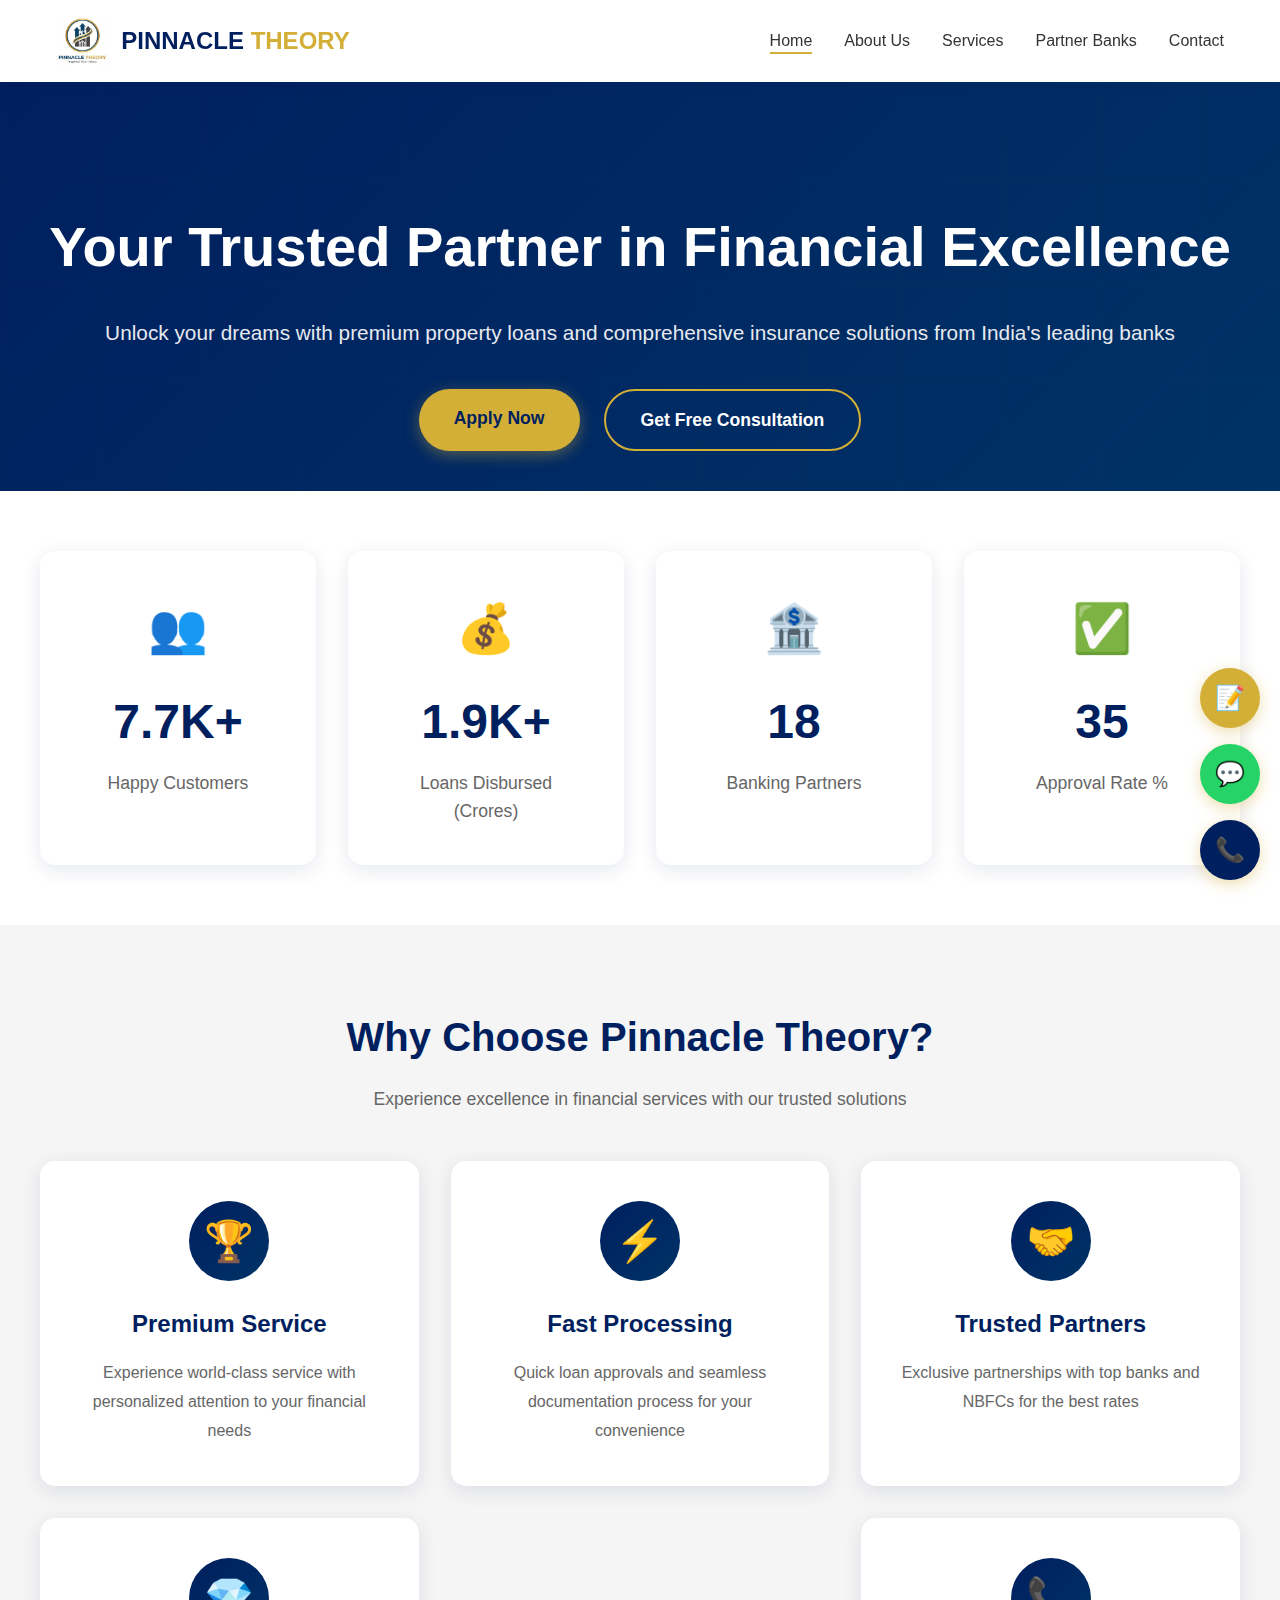
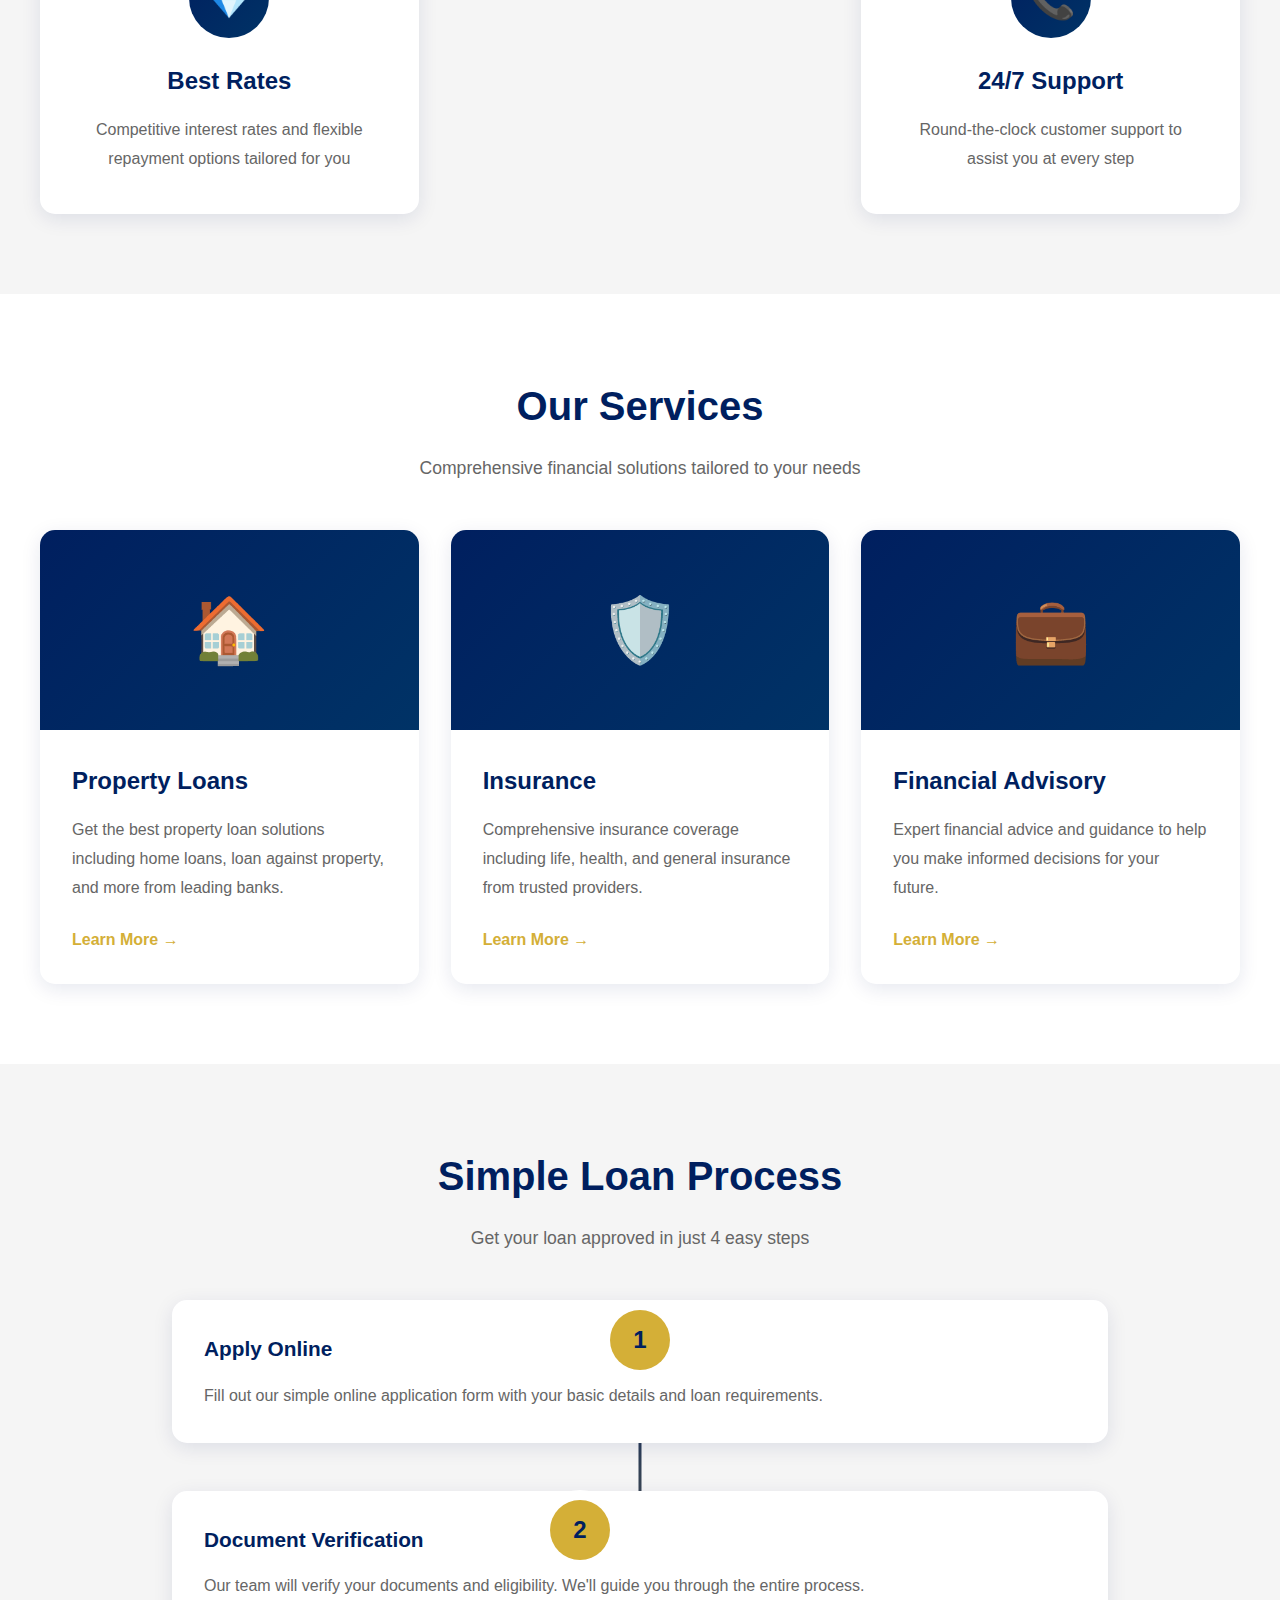
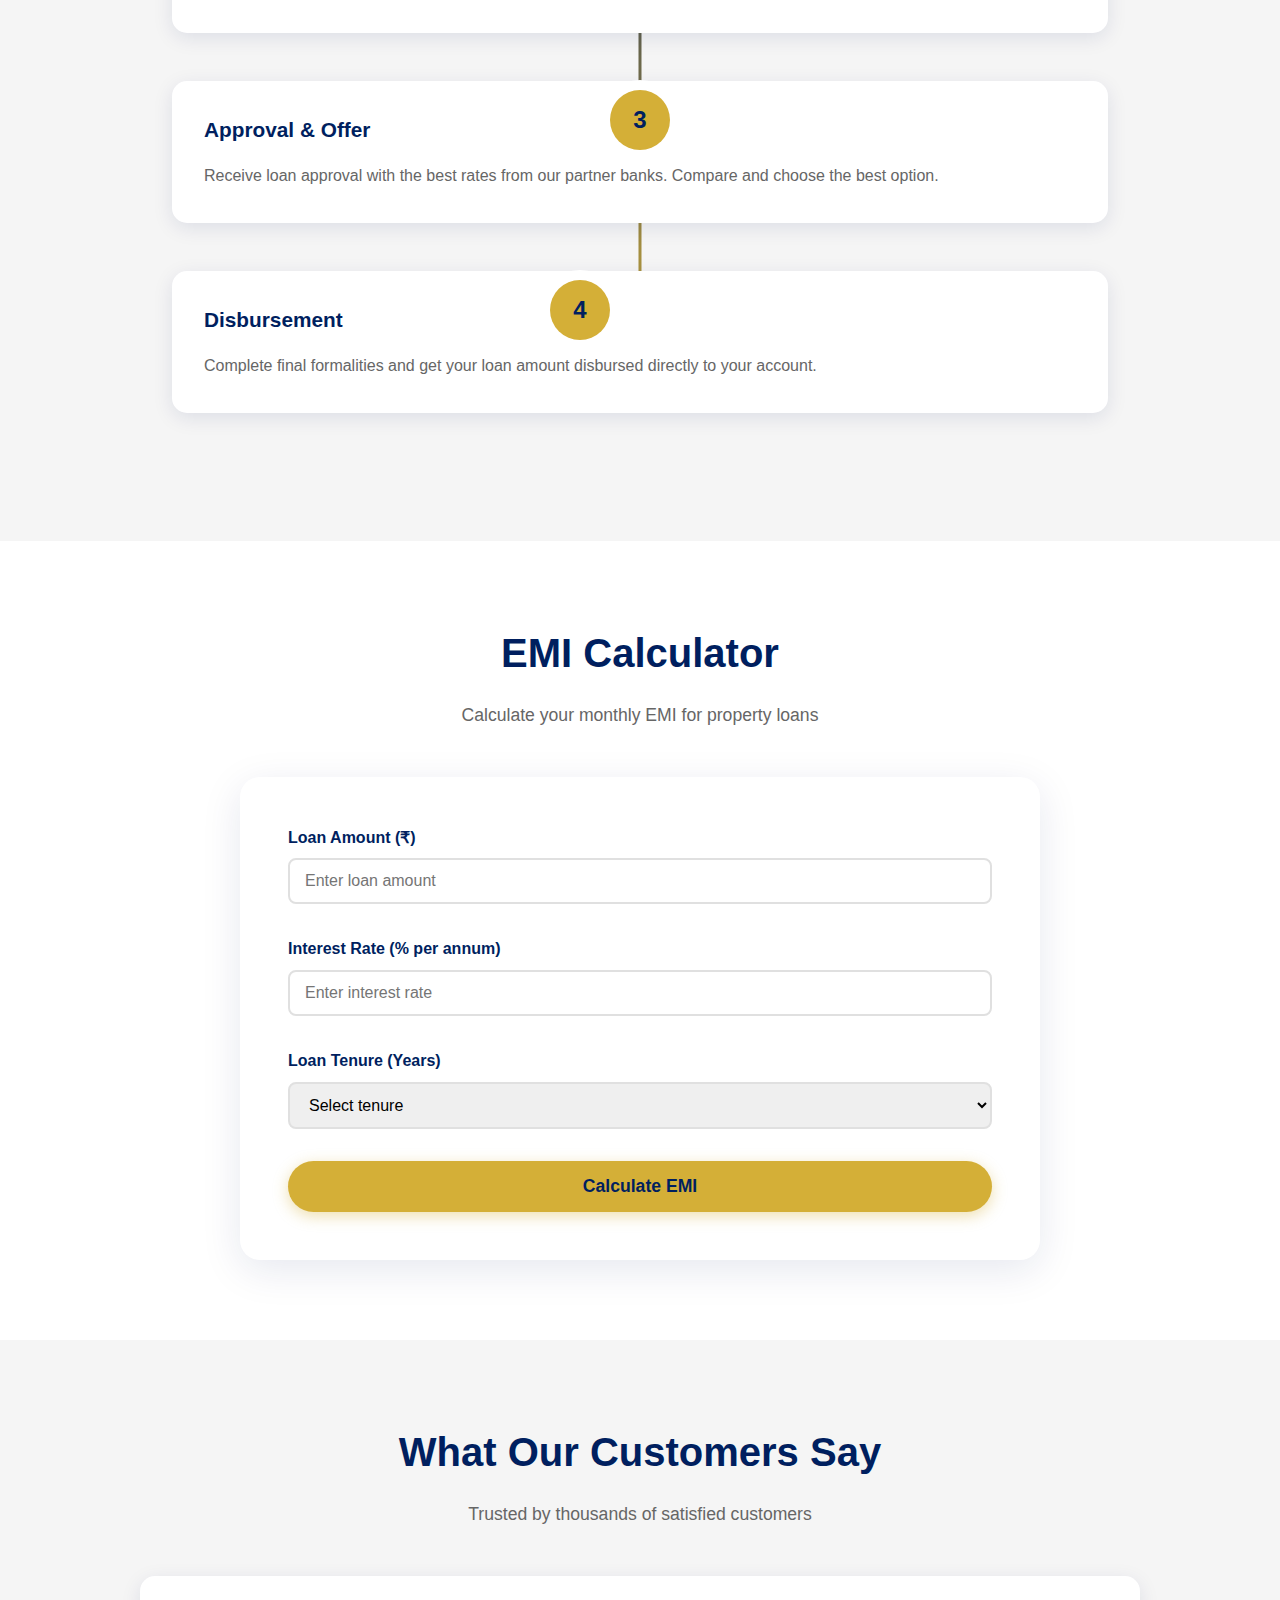
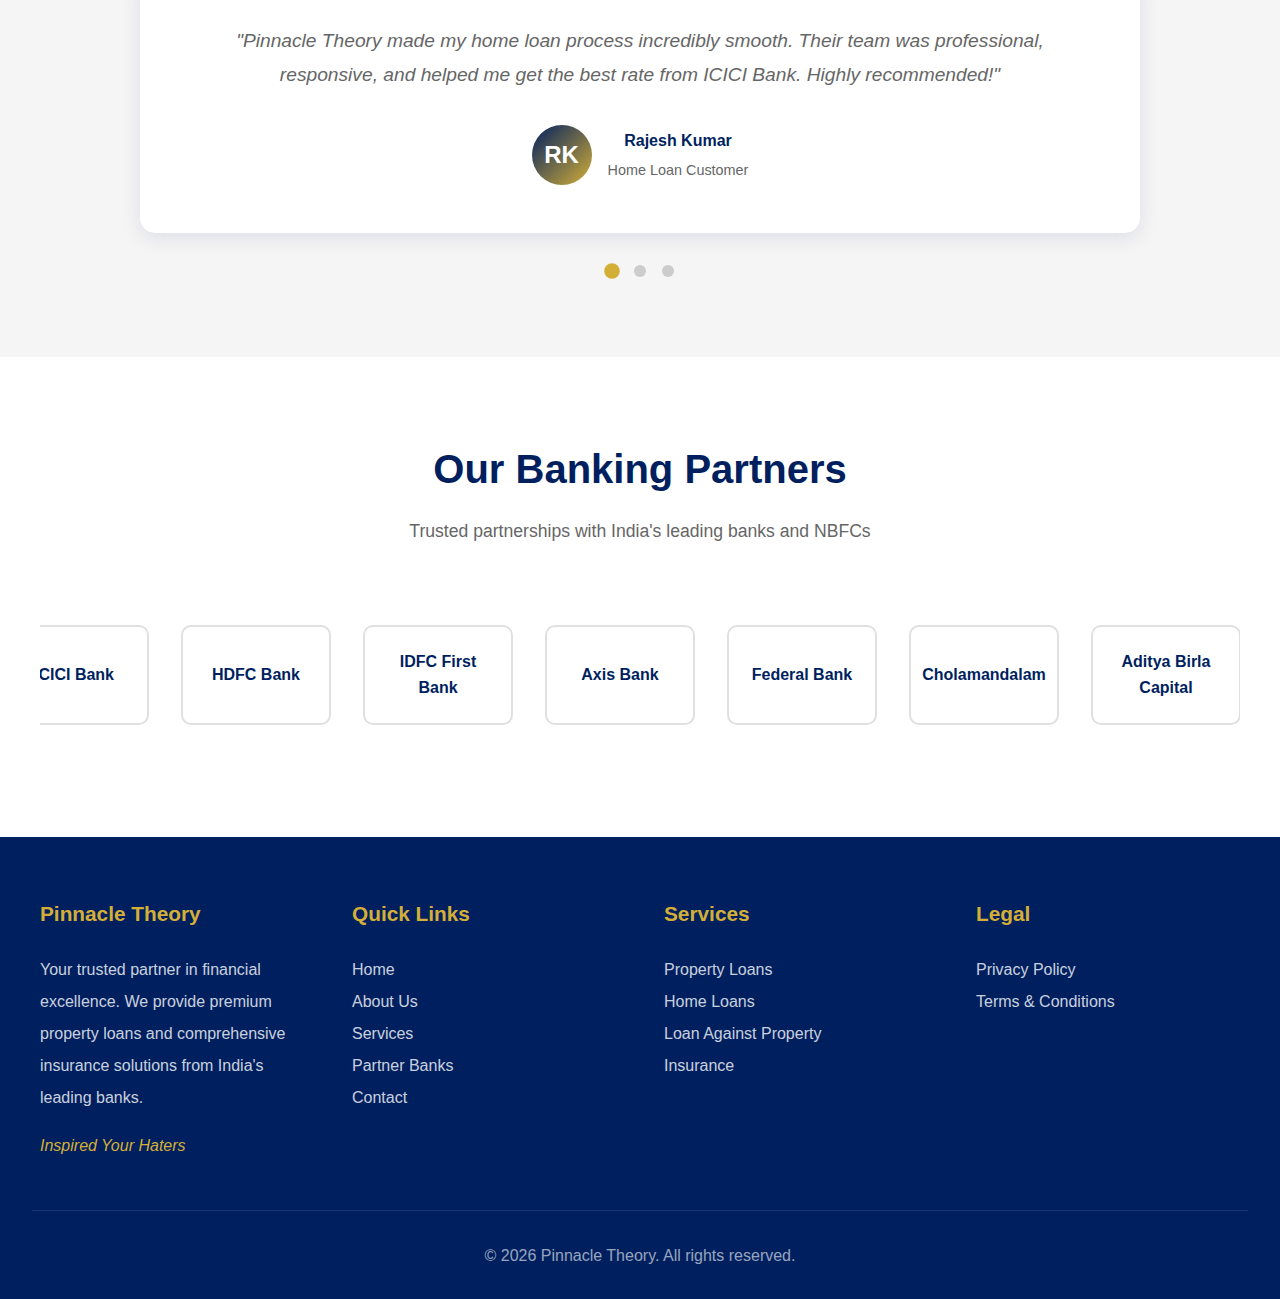
<file: index.html>
<!DOCTYPE html>
<html lang="en">
<head>
    <meta charset="UTF-8">
    <meta name="viewport" content="width=device-width, initial-scale=1.0">
    <meta name="description" content="Pinnacle Theory - Your trusted partner for property loans and insurance services. Get the best rates from top banks and NBFCs.">
    <meta name="keywords" content="property loans, home loans, insurance, finance, banking partners">
    <title>Pinnacle Theory - Premium Finance Solutions | Property Loans & Insurance</title>
    <link rel="stylesheet" href="css/style.css">
</head>
<body>
    <!-- Preloader -->
    <div class="preloader">
        <div class="preloader-content">
            <div class="preloader-logo"></div>
            <div class="preloader-text">PINNACLE THEORY</div>
        </div>
    </div>

    <!-- Header -->
    <header>
        <nav class="navbar">
            <a href="index.html" class="logo">
                <img src="images/logo.png" alt="Pinnacle Theory Logo" onerror="this.style.display='none'; this.nextElementSibling.style.display='block';">
                <div class="logo-text" >
                    <span>PINNACLE</span> <span class="gold">THEORY</span>
                </div>
            </a>
            <ul class="nav-menu">
                <li><a href="index.html" class="active">Home</a></li>
                <li><a href="about.html">About Us</a></li>
                <li><a href="services.html">Services</a></li>
                <li><a href="partners.html">Partner Banks</a></li>
                <li><a href="contact.html">Contact</a></li>
            </ul>
            <div class="mobile-menu-toggle">
                <span></span>
                <span></span>
                <span></span>
            </div>
        </nav>
    </header>

    <!-- Hero Section -->
    <section class="hero">
        <div class="hero-content">
            <h1>Your Trusted Partner in Financial Excellence</h1>
            <p>Unlock your dreams with premium property loans and comprehensive insurance solutions from India's leading banks</p>
            <div class="hero-buttons">
                <a href="contact.html" class="btn btn-primary">Apply Now</a>
                <a href="contact.html" class="btn btn-secondary">Get Free Consultation</a>
            </div>
        </div>
    </section>

    <!-- Animated Counters -->
    <section class="counters">
        <div class="counters-container">
            <div class="counter-card">
                <div class="counter-icon">👥</div>
                <div class="counter-number" data-target="20000">0</div>
                <div class="counter-label">Happy Customers</div>
            </div>
            <div class="counter-card">
                <div class="counter-icon">💰</div>
                <div class="counter-number" data-target="5000">0</div>
                <div class="counter-label">Loans Disbursed (Crores)</div>
            </div>
            <div class="counter-card">
                <div class="counter-icon">🏦</div>
                <div class="counter-number" data-target="50">0</div>
                <div class="counter-label">Banking Partners</div>
            </div>
            <div class="counter-card">
                <div class="counter-icon">✅</div>
                <div class="counter-number" data-target="95">0</div>
                <div class="counter-label">Approval Rate %</div>
            </div>
        </div>
    </section>

    <!-- Why Choose Us -->
    <section class="why-choose">
        <div class="section-container">
            <div class="section-title">
                <h2>Why Choose Pinnacle Theory?</h2>
                <p>Experience excellence in financial services with our trusted solutions</p>
            </div>
            <div class="features-grid">
                <div class="feature-card">
                    <div class="feature-icon">🏆</div>
                    <h3>Premium Service</h3>
                    <p>Experience world-class service with personalized attention to your financial needs</p>
                </div>
                <div class="feature-card">
                    <div class="feature-icon">⚡</div>
                    <h3>Fast Processing</h3>
                    <p>Quick loan approvals and seamless documentation process for your convenience</p>
                </div>
                <div class="feature-card">
                    <div class="feature-icon">🤝</div>
                    <h3>Trusted Partners</h3>
                    <p>Exclusive partnerships with top banks and NBFCs for the best rates</p>
                </div>
                <div class="feature-card">
                    <div class="feature-icon">💎</div>
                    <h3>Best Rates</h3>
                    <p>Competitive interest rates and flexible repayment options tailored for you</p>
                </div>
                <div class="feature-card">
                    <div class="feature-icon">🛡️</div>
                    <h3>Transparent Process</h3>
                    <p>Complete transparency with no hidden charges or surprise fees</p>
                </div>
                <div class="feature-card">
                    <div class="feature-icon">📞</div>
                    <h3>24/7 Support</h3>
                    <p>Round-the-clock customer support to assist you at every step</p>
                </div>
            </div>
        </div>
    </section>

    <!-- Services Section -->
    <section class="services">
        <div class="section-container">
            <div class="section-title">
                <h2>Our Services</h2>
                <p>Comprehensive financial solutions tailored to your needs</p>
            </div>
            <div class="services-grid">
                <div class="service-card">
                    <div class="service-icon">🏠</div>
                    <div class="service-content">
                        <h3>Property Loans</h3>
                        <p>Get the best property loan solutions including home loans, loan against property, and more from leading banks.</p>
                        <a href="services.html" class="service-link">Learn More →</a>
                    </div>
                </div>
                <div class="service-card">
                    <div class="service-icon">🛡️</div>
                    <div class="service-content">
                        <h3>Insurance</h3>
                        <p>Comprehensive insurance coverage including life, health, and general insurance from trusted providers.</p>
                        <a href="services.html" class="service-link">Learn More →</a>
                    </div>
                </div>
                <div class="service-card">
                    <div class="service-icon">💼</div>
                    <div class="service-content">
                        <h3>Financial Advisory</h3>
                        <p>Expert financial advice and guidance to help you make informed decisions for your future.</p>
                        <a href="services.html" class="service-link">Learn More →</a>
                    </div>
                </div>
            </div>
        </div>
    </section>

    <!-- Loan Process Timeline -->
    <section class="process">
        <div class="section-container">
            <div class="section-title">
                <h2>Simple Loan Process</h2>
                <p>Get your loan approved in just 4 easy steps</p>
            </div>
            <div class="process-timeline">
                <div class="process-step">
                    <div class="process-step-content">
                        <div class="process-step-number">1</div>
                        <h3>Apply Online</h3>
                        <p>Fill out our simple online application form with your basic details and loan requirements.</p>
                    </div>
                </div>
                <div class="process-step">
                    <div class="process-step-content">
                        <div class="process-step-number">2</div>
                        <h3>Document Verification</h3>
                        <p>Our team will verify your documents and eligibility. We'll guide you through the entire process.</p>
                    </div>
                </div>
                <div class="process-step">
                    <div class="process-step-content">
                        <div class="process-step-number">3</div>
                        <h3>Approval & Offer</h3>
                        <p>Receive loan approval with the best rates from our partner banks. Compare and choose the best option.</p>
                    </div>
                </div>
                <div class="process-step">
                    <div class="process-step-content">
                        <div class="process-step-number">4</div>
                        <h3>Disbursement</h3>
                        <p>Complete final formalities and get your loan amount disbursed directly to your account.</p>
                    </div>
                </div>
            </div>
        </div>
    </section>

    <!-- EMI Calculator -->
    <section class="emi-calculator">
        <div class="section-container">
            <div class="section-title">
                <h2>EMI Calculator</h2>
                <p>Calculate your monthly EMI for property loans</p>
            </div>
            <div class="calculator-container">
                <form id="emiForm" class="calculator-form">
                    <div class="form-group">
                        <label for="loanAmount">Loan Amount (₹)</label>
                        <input type="number" id="loanAmount" placeholder="Enter loan amount" min="100000" step="10000" required>
                    </div>
                    <div class="form-group">
                        <label for="interestRate">Interest Rate (% per annum)</label>
                        <input type="number" id="interestRate" placeholder="Enter interest rate" min="5" max="20" step="0.1" required>
                    </div>
                    <div class="form-group">
                        <label for="loanTenure">Loan Tenure (Years)</label>
                        <select id="loanTenure" required>
                            <option value="">Select tenure</option>
                            <option value="5">5 Years</option>
                            <option value="10">10 Years</option>
                            <option value="15">15 Years</option>
                            <option value="20">20 Years</option>
                            <option value="25">25 Years</option>
                            <option value="30">30 Years</option>
                        </select>
                    </div>
                    <button type="submit" class="btn btn-primary">Calculate EMI</button>
                </form>
                <div class="calculator-result">
                    <div class="result-item">
                        <span>Monthly EMI:</span>
                        <span id="monthlyEmi">₹0.00</span>
                    </div>
                    <div class="result-item">
                        <span>Total Amount:</span>
                        <span id="totalAmount">₹0.00</span>
                    </div>
                    <div class="result-item">
                        <span>Total Interest:</span>
                        <span id="totalInterest">₹0.00</span>
                    </div>
                </div>
            </div>
        </div>
    </section>

    <!-- Testimonials -->
    <section class="testimonials">
        <div class="section-container">
            <div class="section-title">
                <h2>What Our Customers Say</h2>
                <p>Trusted by thousands of satisfied customers</p>
            </div>
            <div class="testimonials-slider">
                <div class="testimonial-card active">
                    <div class="testimonial-quote">
                        "Pinnacle Theory made my home loan process incredibly smooth. Their team was professional, responsive, and helped me get the best rate from ICICI Bank. Highly recommended!"
                    </div>
                    <div class="testimonial-author">
                        <div class="author-avatar">RK</div>
                        <div class="author-info">
                            <h4>Rajesh Kumar</h4>
                            <p>Home Loan Customer</p>
                        </div>
                    </div>
                </div>
                <div class="testimonial-card">
                    <div class="testimonial-quote">
                        "Excellent service! The loan against property was processed quickly, and the documentation support was outstanding. Thank you Pinnacle Theory for making it hassle-free."
                    </div>
                    <div class="testimonial-author">
                        <div class="author-avatar">PM</div>
                        <div class="author-info">
                            <h4>Priya Mehta</h4>
                            <p>Property Loan Customer</p>
                        </div>
                    </div>
                </div>
                <div class="testimonial-card">
                    <div class="testimonial-quote">
                        "I got comprehensive health insurance through Pinnacle Theory. The advisor explained all options clearly and helped me choose the perfect plan for my family. Great experience!"
                    </div>
                    <div class="testimonial-author">
                        <div class="author-avatar">AS</div>
                        <div class="author-info">
                            <h4>Vithya Sakthivel</h4>
                            <p>Insurance Customer</p>
                        </div>
                    </div>
                </div>
            </div>
            <div class="testimonial-nav">
                <span class="testimonial-dot active"></span>
                <span class="testimonial-dot"></span>
                <span class="testimonial-dot"></span>
            </div>
        </div>
    </section>

    <!-- Partner Banks Carousel -->
    <section class="partners">
        <div class="section-container">
            <div class="section-title">
                <h2>Our Banking Partners</h2>
                <p>Trusted partnerships with India's leading banks and NBFCs</p>
            </div>
            <div class="partners-carousel">
                <div class="partner-logo">
                    <div style="color: var(--primary-blue); font-weight: bold; text-align: center;">ICICI Bank</div>
                </div>
                <div class="partner-logo">
                    <div style="color: var(--primary-blue); font-weight: bold; text-align: center;">HDFC Bank</div>
                </div>
                <div class="partner-logo">
                    <div style="color: var(--primary-blue); font-weight: bold; text-align: center;">IDFC First Bank</div>
                </div>
                <div class="partner-logo">
                    <div style="color: var(--primary-blue); font-weight: bold; text-align: center;">Axis Bank</div>
                </div>
                <div class="partner-logo">
                    <div style="color: var(--primary-blue); font-weight: bold; text-align: center;">Federal Bank</div>
                </div>
                <div class="partner-logo">
                    <div style="color: var(--primary-blue); font-weight: bold; text-align: center;">Cholamandalam</div>
                </div>
                <div class="partner-logo">
                    <div style="color: var(--primary-blue); font-weight: bold; text-align: center;">Aditya Birla Capital</div>
                </div>
                <div class="partner-logo">
                    <div style="color: var(--primary-blue); font-weight: bold; text-align: center;">Piramal Finance</div>
                </div>
                <div class="partner-logo">
                    <div style="color: var(--primary-blue); font-weight: bold; text-align: center;">Tata Capital</div>
                </div>
                <div class="partner-logo">
                    <div style="color: var(--primary-blue); font-weight: bold; text-align: center;">YES Bank</div>
                </div>
                <div class="partner-logo">
                    <div style="color: var(--primary-blue); font-weight: bold; text-align: center;">PNB</div>
                </div>
                <div class="partner-logo">
                    <div style="color: var(--primary-blue); font-weight: bold; text-align: center;">IIFL</div>
                </div>
            </div>
        </div>
    </section>

    <!-- Footer -->
    <footer>
        <div class="footer-content">
            <div class="footer-section">
                <h3>Pinnacle Theory</h3>
                <p>Your trusted partner in financial excellence. We provide premium property loans and comprehensive insurance solutions from India's leading banks.</p>
                <p style="margin-top: 1rem; font-style: italic; color: var(--gold);">Inspired Your Haters</p>
            </div>
            <div class="footer-section">
                <h3>Quick Links</h3>
                <ul>
                    <li><a href="index.html">Home</a></li>
                    <li><a href="about.html">About Us</a></li>
                    <li><a href="services.html">Services</a></li>
                    <li><a href="partners.html">Partner Banks</a></li>
                    <li><a href="contact.html">Contact</a></li>
                </ul>
            </div>
            <div class="footer-section">
                <h3>Services</h3>
                <ul>
                    <li><a href="services.html">Property Loans</a></li>
                    <li><a href="services.html">Home Loans</a></li>
                    <li><a href="services.html">Loan Against Property</a></li>
                    <li><a href="services.html">Insurance</a></li>
                </ul>
            </div>
            <div class="footer-section">
                <h3>Legal</h3>
                <ul>
                    <li><a href="privacy.html">Privacy Policy</a></li>
                    <li><a href="terms.html">Terms & Conditions</a></li>
                </ul>
            </div>
        </div>
        <div class="footer-bottom">
            <p>&copy; 2026 Pinnacle Theory. All rights reserved.</p>
        </div>
    </footer>

    <!-- Sticky CTA Buttons -->
    <div class="sticky-cta">
        <a href="contact.html" class="sticky-btn" title="Apply Now">📝</a>
        <a href="#" class="sticky-btn whatsapp" onclick="openWhatsApp(); return false;" title="WhatsApp">💬</a>
        <a href="#" class="sticky-btn call" onclick="makeCall(); return false;" title="Call Us">📞</a>
    </div>

    <script src="js/script.js"></script>
</body>
</html>
</file>
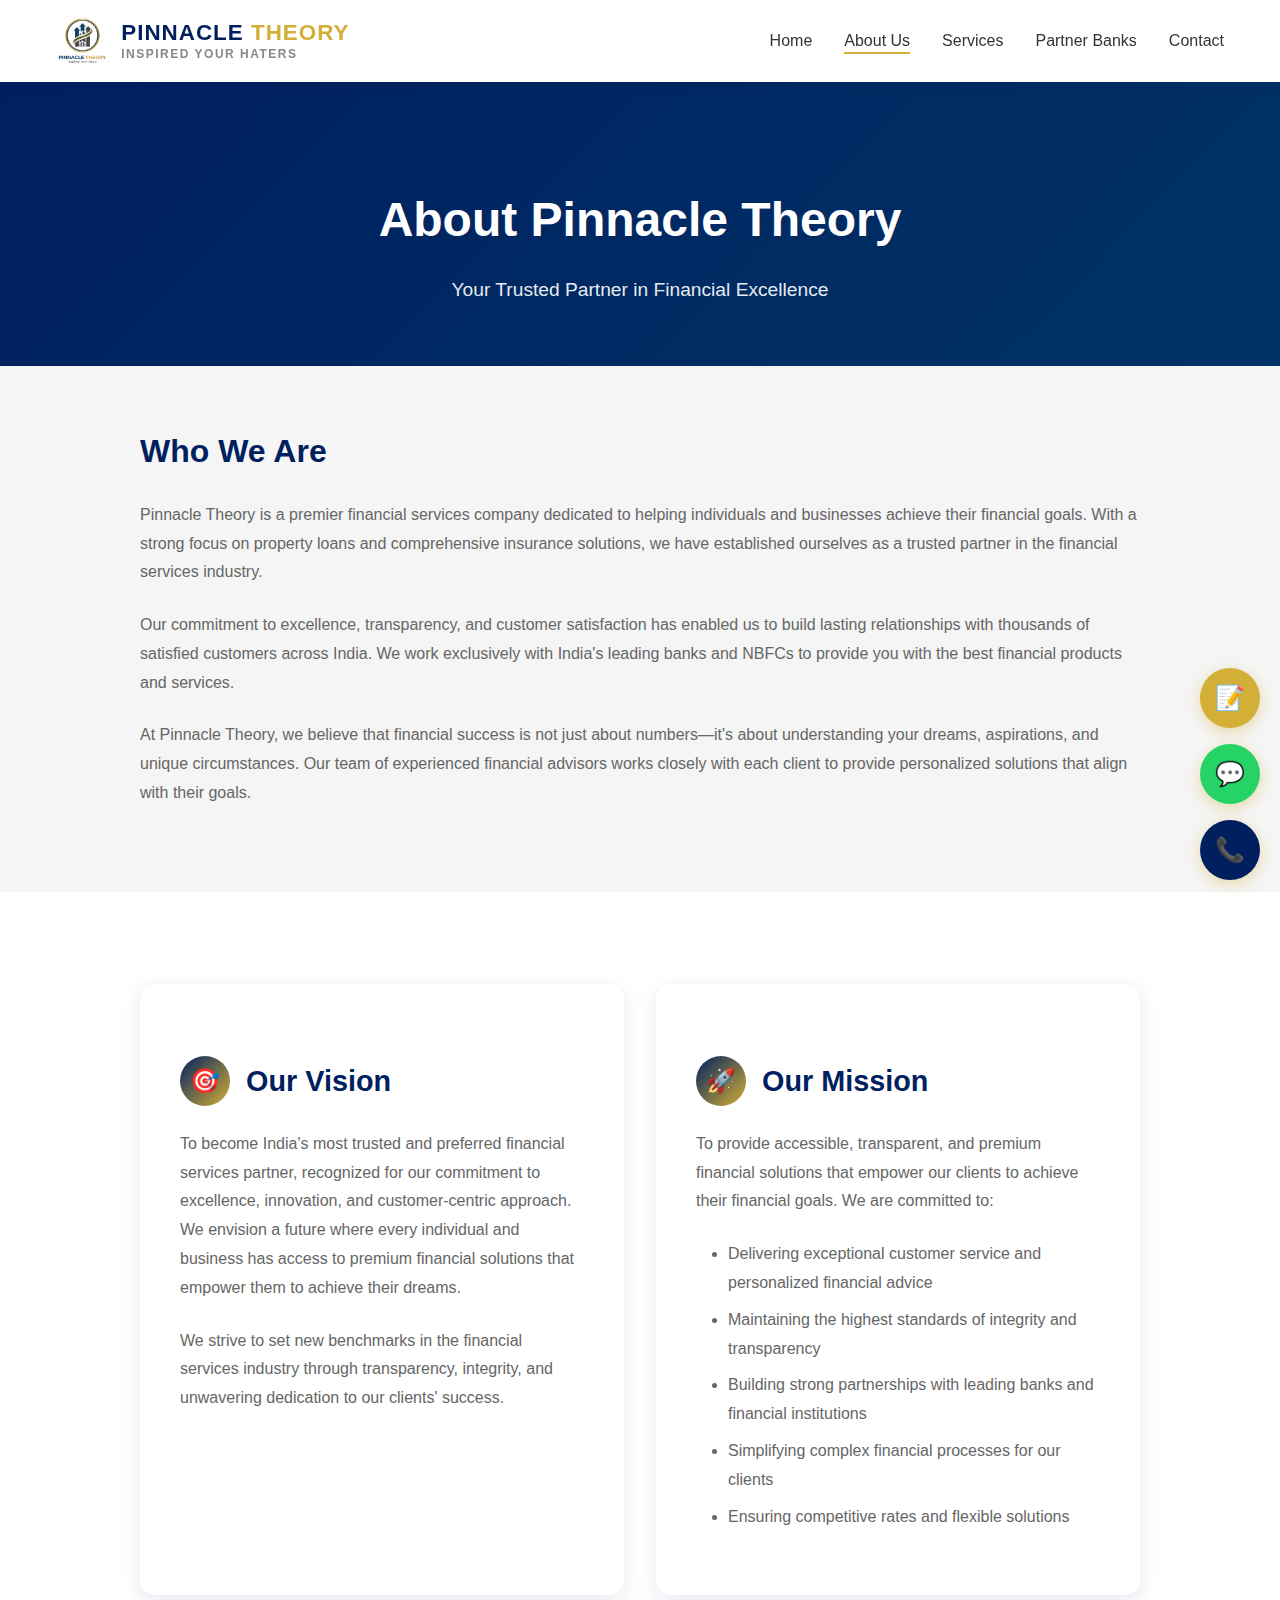
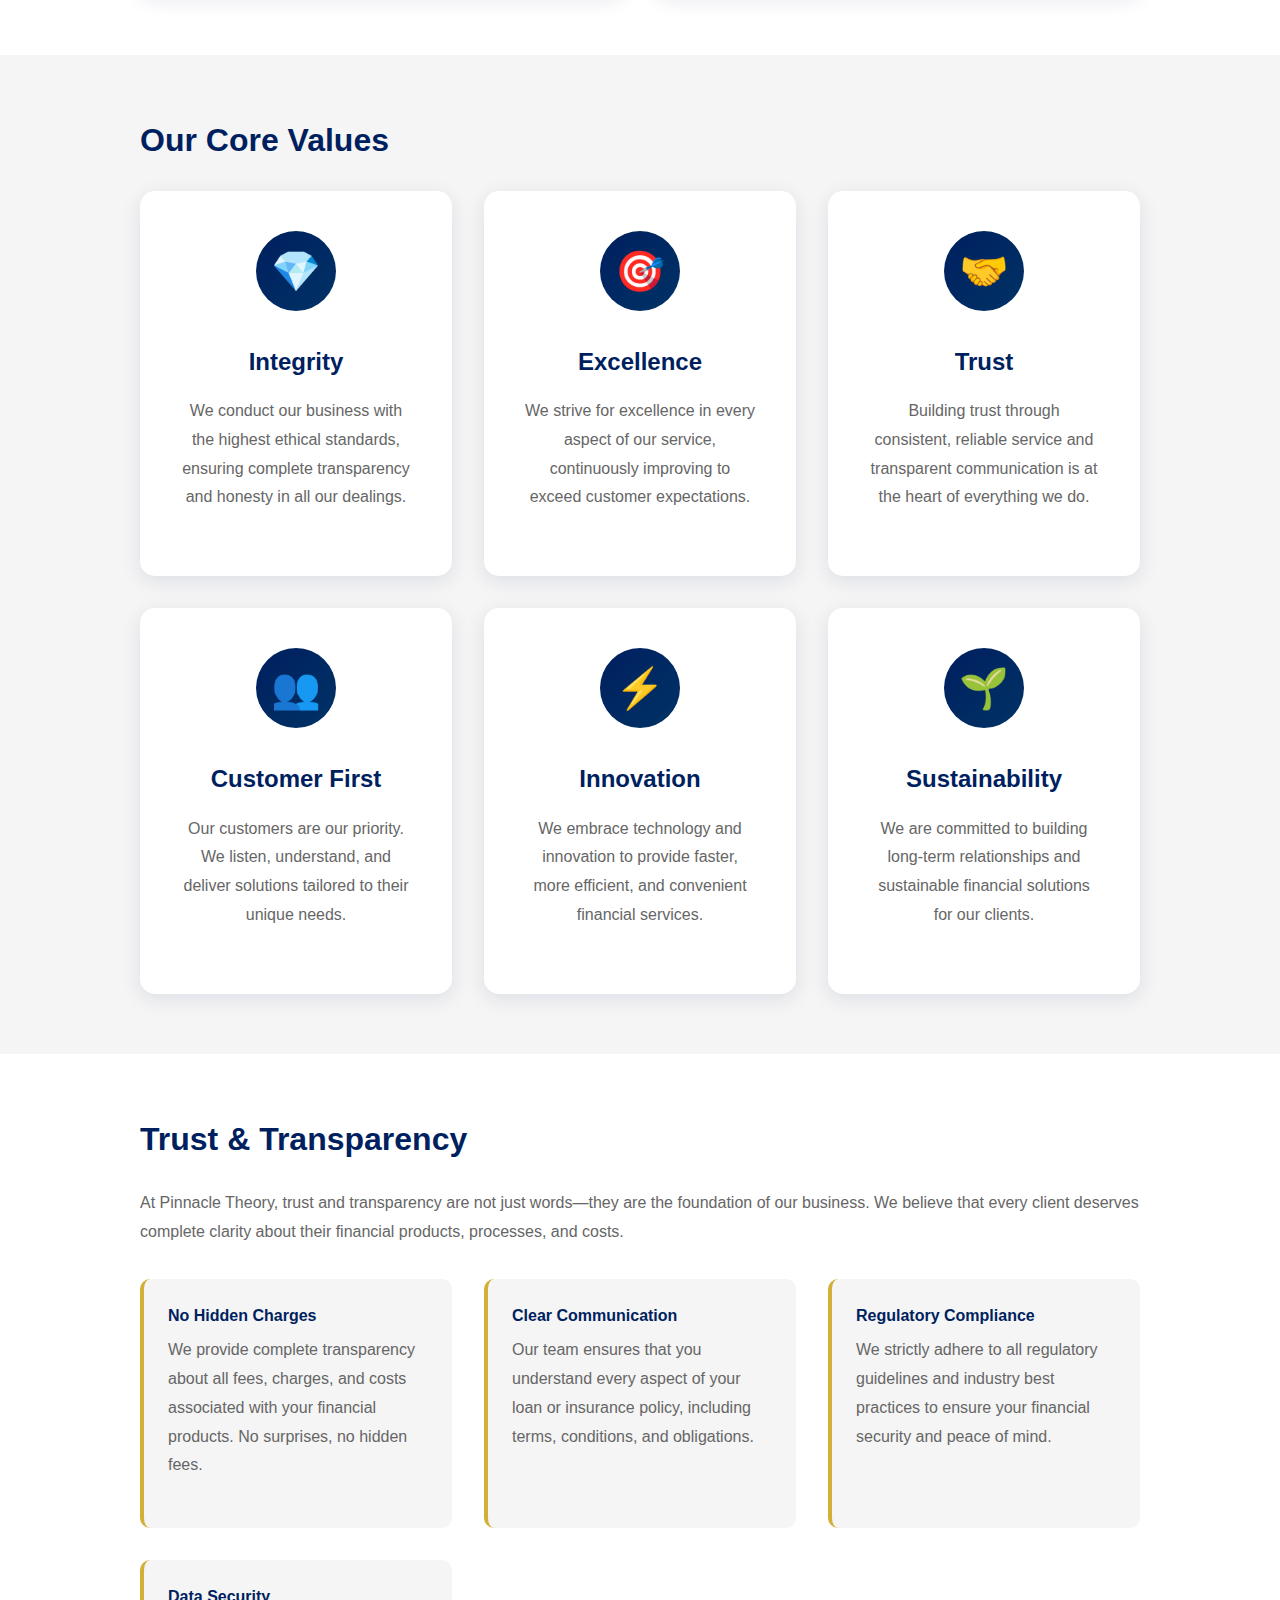
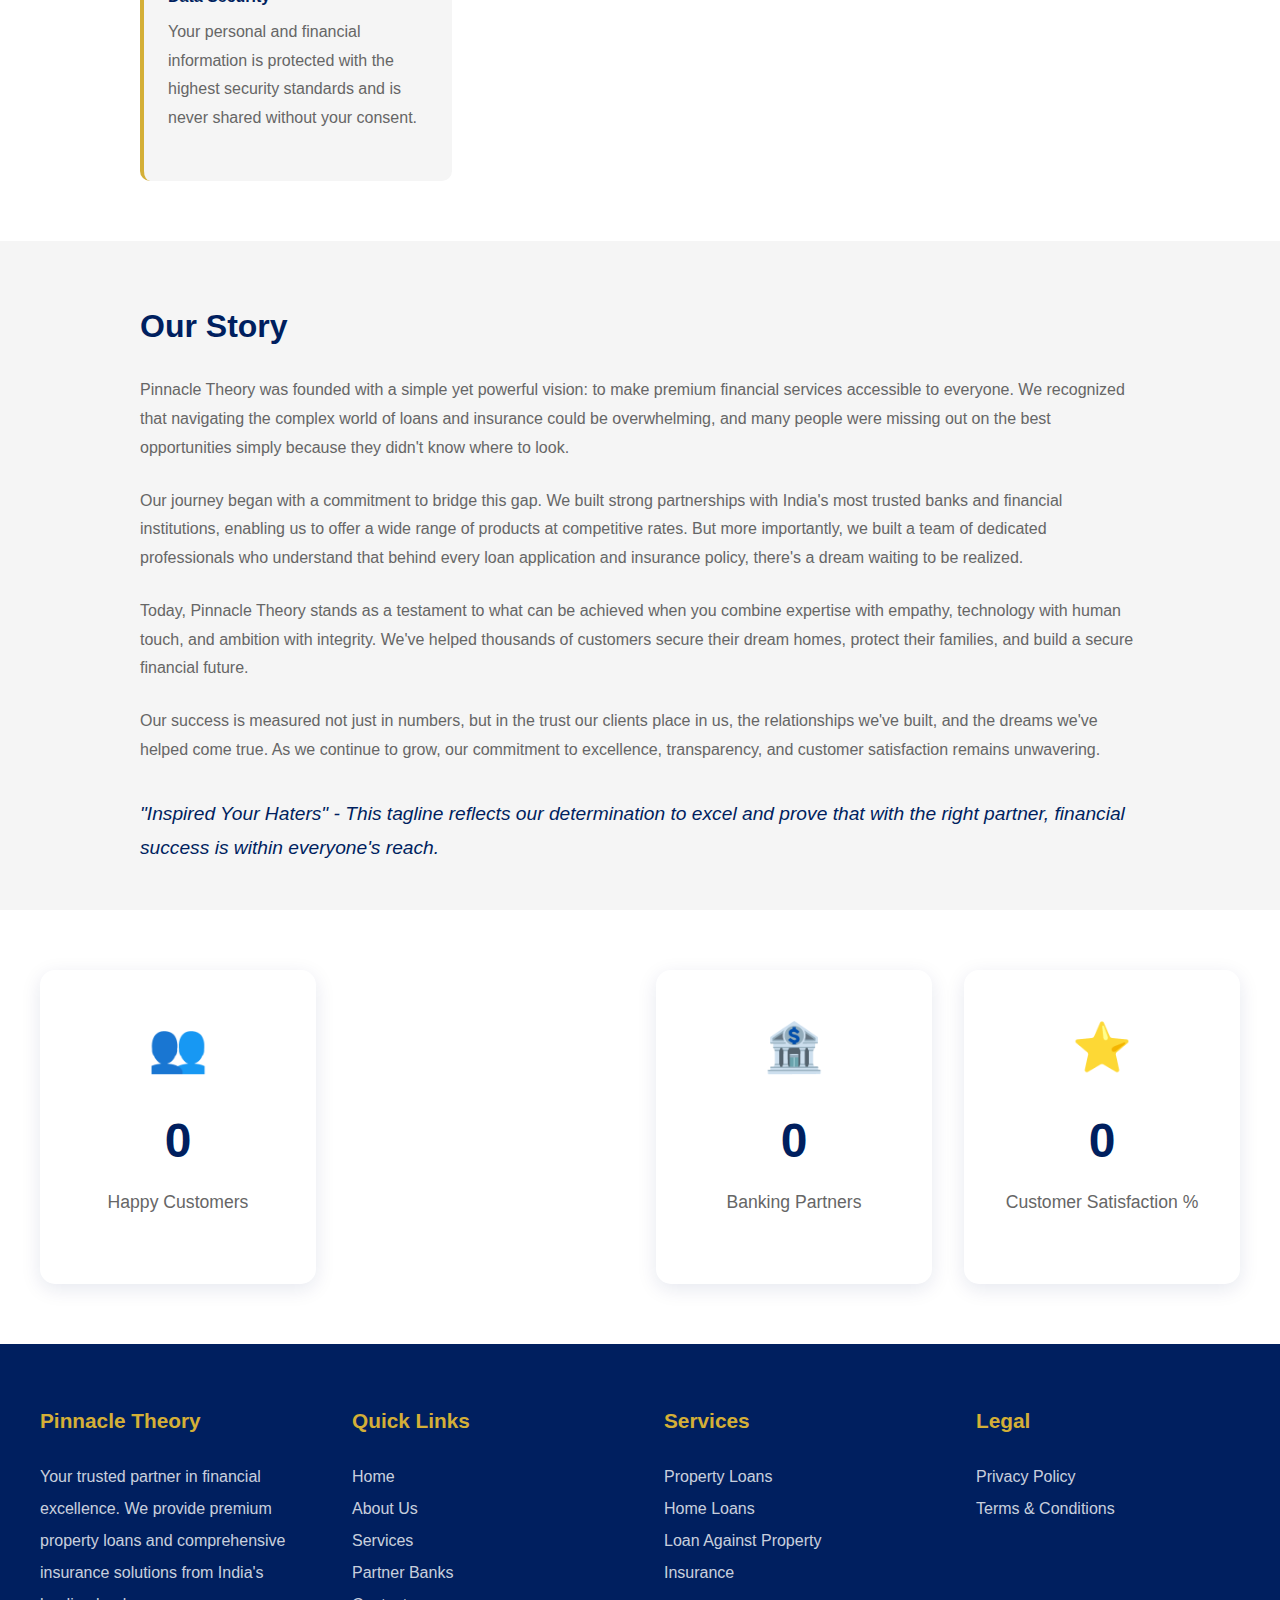
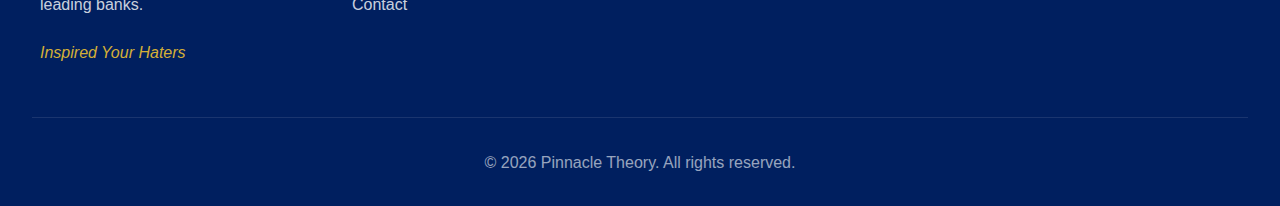
<file: about.html>
<!DOCTYPE html>
<html lang="en">
<head>
    <meta charset="UTF-8">
    <meta name="viewport" content="width=device-width, initial-scale=1.0">
    <meta name="description" content="Learn about Pinnacle Theory - Your trusted finance partner. Our vision, mission, and core values in providing premium financial solutions.">
    <title>About Us - Pinnacle Theory | Your Trusted Finance Partner</title>
    <link rel="stylesheet" href="css/style.css">
</head>
<style>
    .logo-text {
    display: flex;
    flex-direction: column;
    line-height: 1.1;
}

.brand-main {
    font-size: 1.4rem;
    font-weight: 700;
    letter-spacing: 1px;
}

.brand-tagline {
    font-size: 0.75rem;
    color: #888;
    margin-top: 2px;
    letter-spacing: 1.5px;
    text-transform: uppercase;
}

.gold {
    color: var(--gold);
}

</style>
<body>
    <!-- Preloader -->
    <div class="preloader">
        <div class="preloader-content">
            <div class="preloader-logo"></div>
            <div class="preloader-text">PINNACLE THEORY</div>
        </div>
    </div>

    <!-- Header -->
    <header>
        <nav class="navbar">
            <a href="index.html" class="logo">
    <img src="images/logo.png" alt="Pinnacle Theory Logo"
         onerror="this.style.display='none'; this.nextElementSibling.style.display='block';">

    <div class="logo-text">
        <span class="brand-main">
            <span>PINNACLE</span> <span class="gold">THEORY</span>
        </span>
        <span class="brand-tagline">Inspired Your Haters</span>
    </div>
</a>
            <ul class="nav-menu">
                <li><a href="index.html">Home</a></li>
                <li><a href="about.html" class="active">About Us</a></li>
                <li><a href="services.html">Services</a></li>
                <li><a href="partners.html">Partner Banks</a></li>
                <li><a href="contact.html">Contact</a></li>
            </ul>
            <div class="mobile-menu-toggle">
                <span></span>
                <span></span>
                <span></span>
            </div>
        </nav>
    </header>

    <!-- Page Header -->
    <section class="page-header">
        <h1>About Pinnacle Theory</h1>
        <p>Your Trusted Partner in Financial Excellence</p>
    </section>

    <!-- Company Introduction -->
    <section class="content-section">
        <div class="content-container">
            <h2>Who We Are</h2>
            <p>
                Pinnacle Theory is a premier financial services company dedicated to helping individuals and businesses achieve their financial goals. With a strong focus on property loans and comprehensive insurance solutions, we have established ourselves as a trusted partner in the financial services industry.
            </p>
            <p>
                Our commitment to excellence, transparency, and customer satisfaction has enabled us to build lasting relationships with thousands of satisfied customers across India. We work exclusively with India's leading banks and NBFCs to provide you with the best financial products and services.
            </p>
            <p>
                At Pinnacle Theory, we believe that financial success is not just about numbers—it's about understanding your dreams, aspirations, and unique circumstances. Our team of experienced financial advisors works closely with each client to provide personalized solutions that align with their goals.
            </p>
        </div>
    </section>

    <!-- Vision & Mission -->
    <section class="content-section">
        <div class="content-container">
            <div class="details-grid">
                <div class="service-detail-card">
                    <h3>
                        <div class="service-detail-icon">🎯</div>
                        Our Vision
                    </h3>
                    <p>
                        To become India's most trusted and preferred financial services partner, recognized for our commitment to excellence, innovation, and customer-centric approach. We envision a future where every individual and business has access to premium financial solutions that empower them to achieve their dreams.
                    </p>
                    <p>
                        We strive to set new benchmarks in the financial services industry through transparency, integrity, and unwavering dedication to our clients' success.
                    </p>
                </div>
                <div class="service-detail-card">
                    <h3>
                        <div class="service-detail-icon">🚀</div>
                        Our Mission
                    </h3>
                    <p>
                        To provide accessible, transparent, and premium financial solutions that empower our clients to achieve their financial goals. We are committed to:
                    </p>
                    <ul>
                        <li>Delivering exceptional customer service and personalized financial advice</li>
                        <li>Maintaining the highest standards of integrity and transparency</li>
                        <li>Building strong partnerships with leading banks and financial institutions</li>
                        <li>Simplifying complex financial processes for our clients</li>
                        <li>Ensuring competitive rates and flexible solutions</li>
                    </ul>
                </div>
            </div>
        </div>
    </section>

    <!-- Core Values -->
    <section class="content-section">
        <div class="content-container">
            <h2>Our Core Values</h2>
            <div class="features-grid">
                <div class="feature-card">
                    <div class="feature-icon">💎</div>
                    <h3>Integrity</h3>
                    <p>We conduct our business with the highest ethical standards, ensuring complete transparency and honesty in all our dealings.</p>
                </div>
                <div class="feature-card">
                    <div class="feature-icon">🎯</div>
                    <h3>Excellence</h3>
                    <p>We strive for excellence in every aspect of our service, continuously improving to exceed customer expectations.</p>
                </div>
                <div class="feature-card">
                    <div class="feature-icon">🤝</div>
                    <h3>Trust</h3>
                    <p>Building trust through consistent, reliable service and transparent communication is at the heart of everything we do.</p>
                </div>
                <div class="feature-card">
                    <div class="feature-icon">👥</div>
                    <h3>Customer First</h3>
                    <p>Our customers are our priority. We listen, understand, and deliver solutions tailored to their unique needs.</p>
                </div>
                <div class="feature-card">
                    <div class="feature-icon">⚡</div>
                    <h3>Innovation</h3>
                    <p>We embrace technology and innovation to provide faster, more efficient, and convenient financial services.</p>
                </div>
                <div class="feature-card">
                    <div class="feature-icon">🌱</div>
                    <h3>Sustainability</h3>
                    <p>We are committed to building long-term relationships and sustainable financial solutions for our clients.</p>
                </div>
            </div>
        </div>
    </section>

    <!-- Trust & Transparency -->
    <section class="content-section">
        <div class="content-container">
            <h2>Trust & Transparency</h2>
            <p>
                At Pinnacle Theory, trust and transparency are not just words—they are the foundation of our business. We believe that every client deserves complete clarity about their financial products, processes, and costs.
            </p>
            <div class="details-grid">
                <div class="detail-item">
                    <h4>No Hidden Charges</h4>
                    <p>We provide complete transparency about all fees, charges, and costs associated with your financial products. No surprises, no hidden fees.</p>
                </div>
                <div class="detail-item">
                    <h4>Clear Communication</h4>
                    <p>Our team ensures that you understand every aspect of your loan or insurance policy, including terms, conditions, and obligations.</p>
                </div>
                <div class="detail-item">
                    <h4>Regulatory Compliance</h4>
                    <p>We strictly adhere to all regulatory guidelines and industry best practices to ensure your financial security and peace of mind.</p>
                </div>
                <div class="detail-item">
                    <h4>Data Security</h4>
                    <p>Your personal and financial information is protected with the highest security standards and is never shared without your consent.</p>
                </div>
            </div>
        </div>
    </section>

    <!-- Corporate Finance Storytelling -->
    <section class="content-section">
        <div class="content-container">
            <h2>Our Story</h2>
            <p>
                Pinnacle Theory was founded with a simple yet powerful vision: to make premium financial services accessible to everyone. We recognized that navigating the complex world of loans and insurance could be overwhelming, and many people were missing out on the best opportunities simply because they didn't know where to look.
            </p>
            <p>
                Our journey began with a commitment to bridge this gap. We built strong partnerships with India's most trusted banks and financial institutions, enabling us to offer a wide range of products at competitive rates. But more importantly, we built a team of dedicated professionals who understand that behind every loan application and insurance policy, there's a dream waiting to be realized.
            </p>
            <p>
                Today, Pinnacle Theory stands as a testament to what can be achieved when you combine expertise with empathy, technology with human touch, and ambition with integrity. We've helped thousands of customers secure their dream homes, protect their families, and build a secure financial future.
            </p>
            <p>
                Our success is measured not just in numbers, but in the trust our clients place in us, the relationships we've built, and the dreams we've helped come true. As we continue to grow, our commitment to excellence, transparency, and customer satisfaction remains unwavering.
            </p>
            <p style="font-style: italic; color: var(--primary-blue); font-size: 1.2rem; margin-top: 2rem;">
                "Inspired Your Haters" - This tagline reflects our determination to excel and prove that with the right partner, financial success is within everyone's reach.
            </p>
        </div>
    </section>

    <!-- Why Choose Us (Stats) -->
    <section class="counters">
        <div class="counters-container">
            <div class="counter-card">
                <div class="counter-icon">👥</div>
                <div class="counter-number" data-target="50000">0</div>
                <div class="counter-label">Happy Customers</div>
            </div>
            <div class="counter-card">
                <div class="counter-icon">💰</div>
                <div class="counter-number" data-target="5000">0</div>
                <div class="counter-label">Loans Disbursed (Crores)</div>
            </div>
            <div class="counter-card">
                <div class="counter-icon">🏦</div>
                <div class="counter-number" data-target="15">0</div>
                <div class="counter-label">Banking Partners</div>
            </div>
            <div class="counter-card">
                <div class="counter-icon">⭐</div>
                <div class="counter-number" data-target="98">0</div>
                <div class="counter-label">Customer Satisfaction %</div>
            </div>
        </div>
    </section>

    <!-- Footer -->
    <footer>
        <div class="footer-content">
            <div class="footer-section">
                <h3>Pinnacle Theory</h3>
                <p>Your trusted partner in financial excellence. We provide premium property loans and comprehensive insurance solutions from India's leading banks.</p>
                <p style="margin-top: 1rem; font-style: italic; color: var(--gold);">Inspired Your Haters</p>
            </div>
            <div class="footer-section">
                <h3>Quick Links</h3>
                <ul>
                    <li><a href="index.html">Home </a></li>
                    <li><a href="about.html">About Us</a></li>
                    <li><a href="services.html">Services</a></li>
                    <li><a href="partners.html">Partner Banks</a></li>
                    <li><a href="contact.html">Contact</a></li>
                </ul>
            </div>
            <div class="footer-section">
                <h3>Services</h3>
                <ul>
                    <li><a href="services.html">Property Loans</a></li>
                    <li><a href="services.html">Home Loans</a></li>
                    <li><a href="services.html">Loan Against Property</a></li>
                    <li><a href="services.html">Insurance</a></li>
                </ul>
            </div>
            <div class="footer-section">
                <h3>Legal</h3>
                <ul>
                    <li><a href="privacy.html">Privacy Policy</a></li>
                    <li><a href="terms.html">Terms & Conditions</a></li>
                </ul>
            </div>
        </div>
        <div class="footer-bottom">
            <p>&copy; 2026 Pinnacle Theory. All rights reserved.</p>
        </div>
    </footer>

    <!-- Sticky CTA Buttons -->
    <div class="sticky-cta">
        <a href="contact.html" class="sticky-btn" title="Apply Now">📝</a>
        <a href="#" class="sticky-btn whatsapp" onclick="openWhatsApp(); return false;" title="WhatsApp">💬</a>
        <a href="#" class="sticky-btn call" onclick="makeCall(); return false;" title="Call Us">📞</a>
    </div>

    <script src="js/script.js"></script>
</body>
</html>
</file>
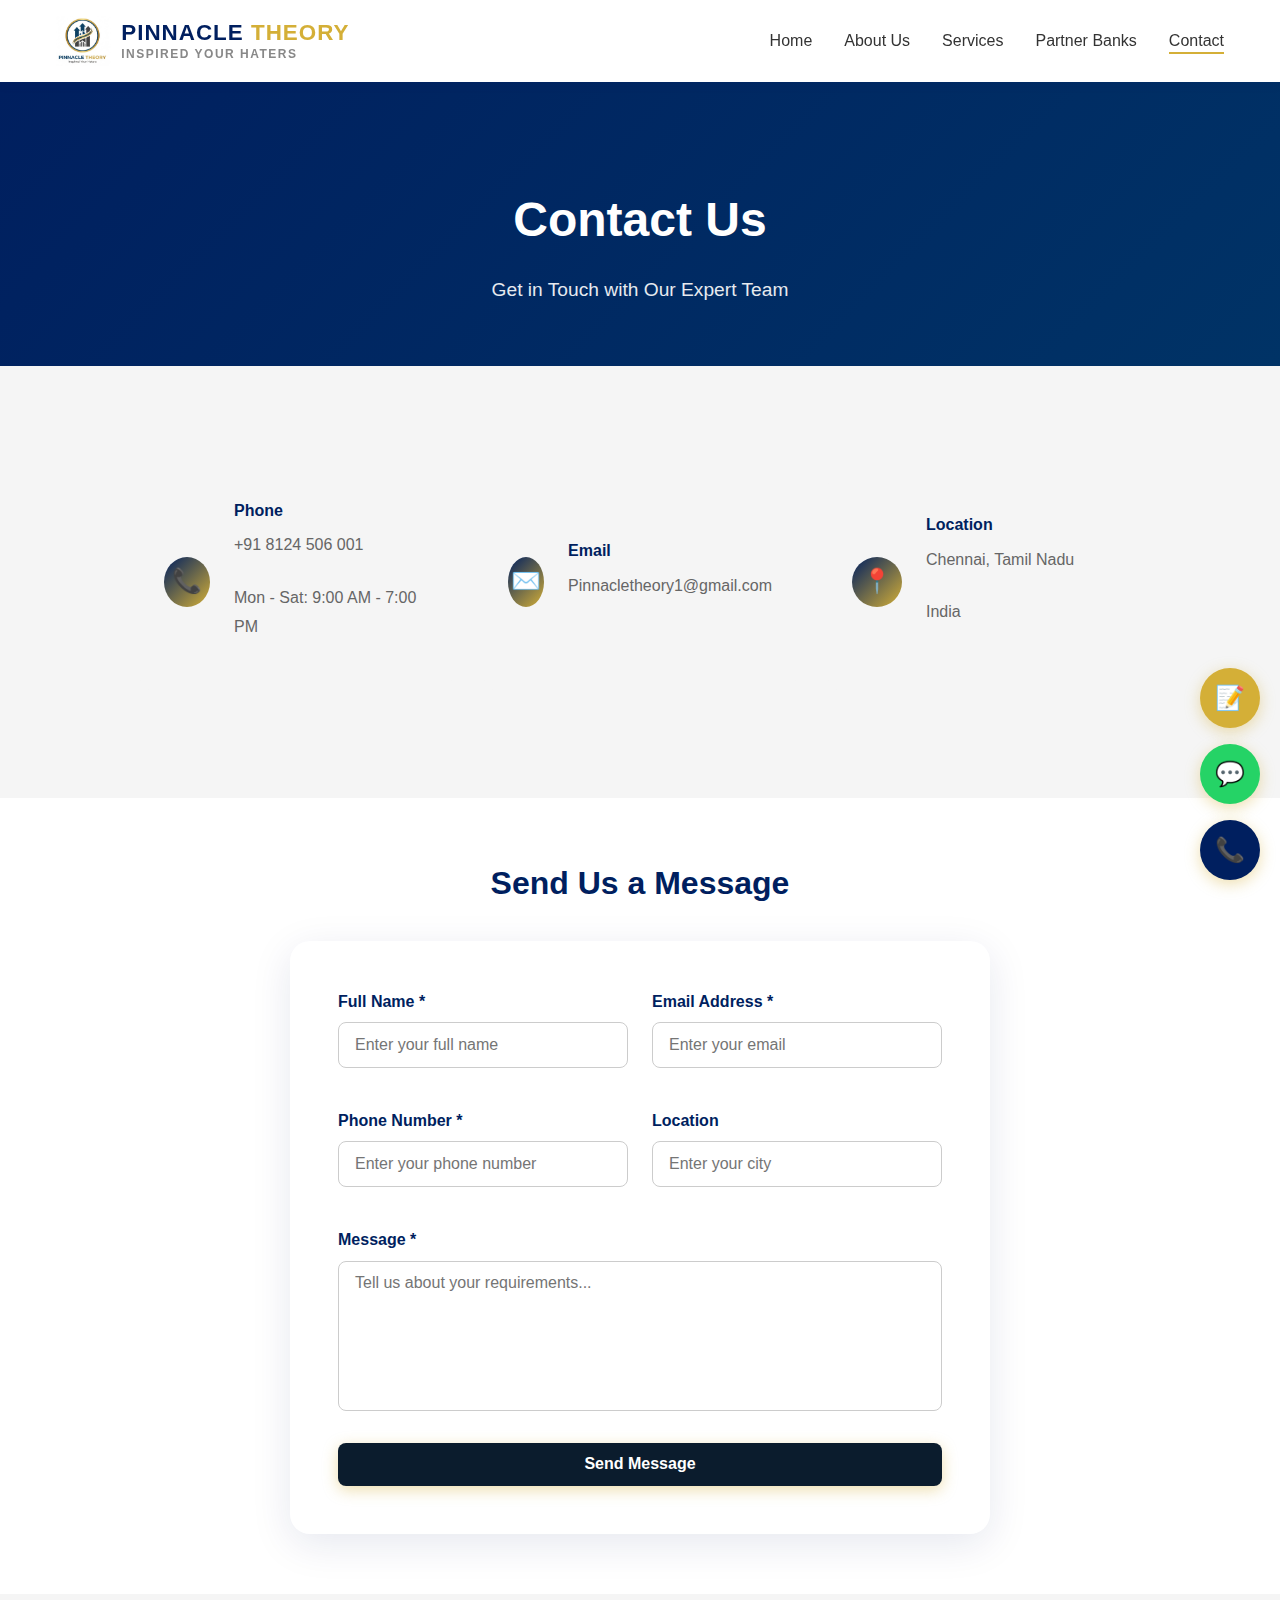
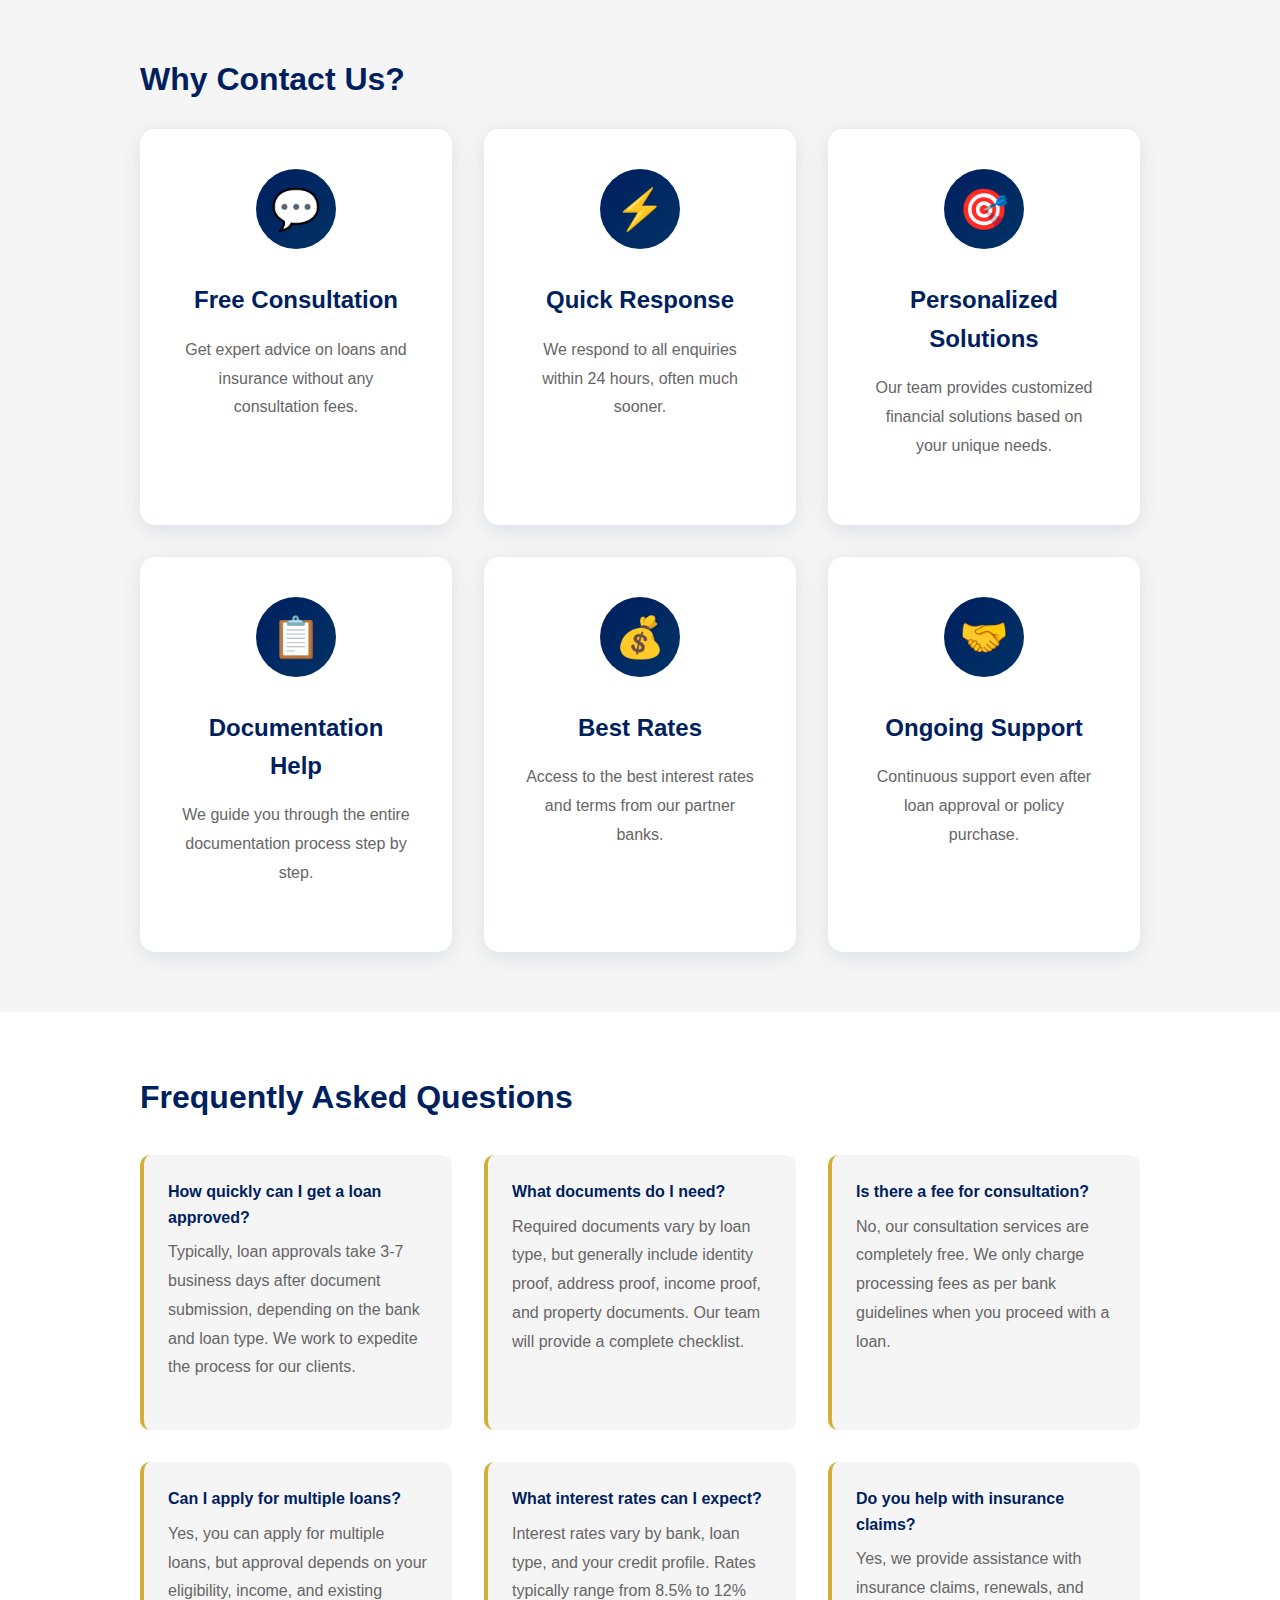
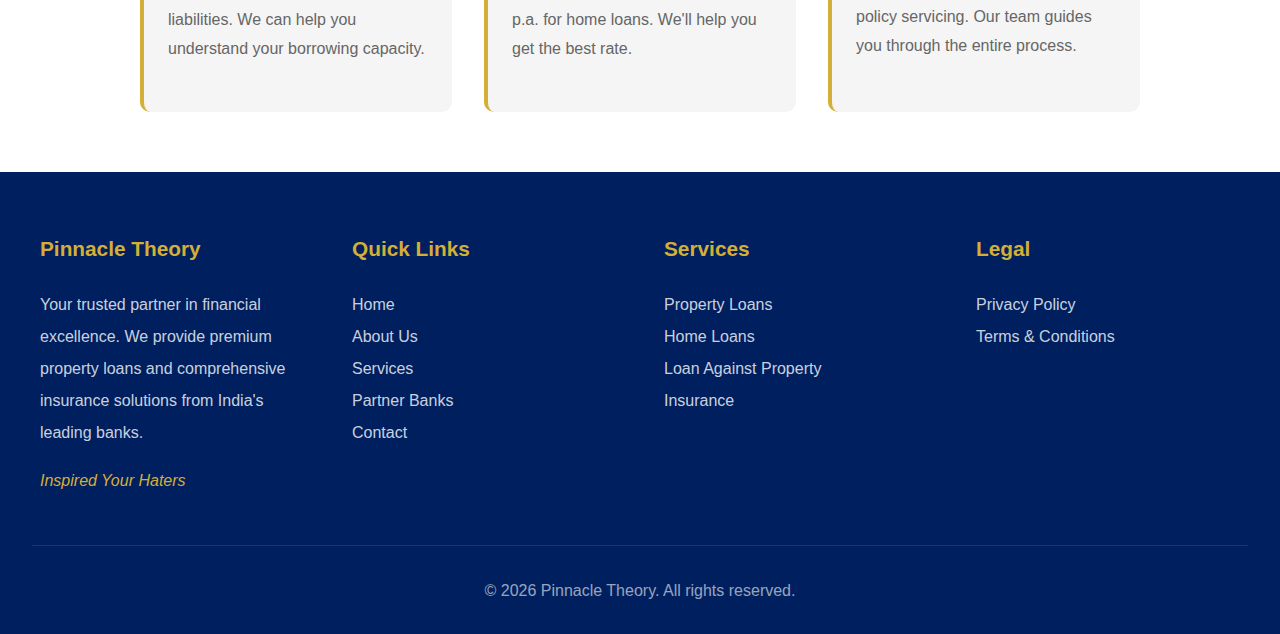
<file: contact.html>
<!DOCTYPE html>
<html lang="en">
<head>
    <meta charset="UTF-8">
    <meta name="viewport" content="width=device-width, initial-scale=1.0">
    <meta name="description" content="Contact Pinnacle Theory for property loans and insurance services. Get in touch with our expert team for free consultation.">
    <title>Contact Us - Pinnacle Theory | Get Free Consultation</title>
    <link rel="stylesheet" href="css/style.css">
</head>
<!-- OPTIONAL CSS -->
<style>
.contact-form {
    max-width: 700px;
    margin: 0 auto;
}
.contact-form-grid {
    display: grid;
    grid-template-columns: 1fr 1fr;
    gap: 1.5rem;
}
.form-group {
    display: flex;
    flex-direction: column;
    margin-bottom: 1rem;
}
.form-group input,
.form-group textarea {
    padding: 0.8rem 1rem;
    border-radius: 8px;
    border: 1px solid #ccc;
    font-size: 1rem ;
    resize: none;
}
textarea {
    min-height: 120px;
}
.btn-primary {
    background-color: #0b1c2d ;
    color: #fff;
    border: none;
    padding: 0.8rem 1rem;
    font-size: 1rem;
    border-radius: 8px;
    cursor: pointer;
    transition: all 0.3s ease;
}
.btn-primary:hover {
    background-color: #081522;
}
@media(max-width:768px){
    .contact-form-grid {
        grid-template-columns: 1fr;
    }
}
</style>
<style>
    .logo-text {
    display: flex;
    flex-direction: column;
    line-height: 1.1;
}

.brand-main {
    font-size: 1.4rem;
    font-weight: 700;
    letter-spacing: 1px;
}

.brand-tagline {
    font-size: 0.75rem;
    color: #888;
    margin-top: 2px;
    letter-spacing: 1.5px;
    text-transform: uppercase;
}

.gold {
    color: var(--gold);
}

</style>
<body>
    <!-- Preloader -->
    <div class="preloader">
        <div class="preloader-content">
            <div class="preloader-logo"></div>
            <div class="preloader-text">PINNACLE THEORY</div>
        </div>
    </div>

    <!-- Header -->
    <header>
        <nav class="navbar">
          <a href="index.html" class="logo">
    <img src="images/logo.png" alt="Pinnacle Theory Logo"
         onerror="this.style.display='none'; this.nextElementSibling.style.display='block';">

    <div class="logo-text">
        <span class="brand-main">
            <span>PINNACLE</span> <span class="gold">THEORY</span>
        </span>
        <span class="brand-tagline">Inspired Your Haters</span>
    </div>
</a>
            <ul class="nav-menu">
                <li><a href="index.html">Home</a></li>
                <li><a href="about.html">About Us</a></li>
                <li><a href="services.html">Services</a></li>
                <li><a href="partners.html">Partner Banks</a></li>
                <li><a href="contact.html" class="active">Contact</a></li>
            </ul>
            <div class="mobile-menu-toggle">
                <span></span>
                <span></span>
                <span></span>
            </div>
        </nav>
    </header>

    <!-- Page Header -->
    <section class="page-header">
        <h1>Contact Us</h1>
        <p>Get in Touch with Our Expert Team</p>
    </section>

    <!-- Contact Info -->
    <section class="content-section">
        <div class="content-container">
            <div class="contact-info">
                <div class="contact-item">
                    <div class="contact-icon">📞</div>
                    <div class="contact-details">
                        <h4>Phone</h4>
                        <p>+91 8124 506 001</p>
                        <p>Mon - Sat: 9:00 AM - 7:00 PM</p>
                    </div>
                </div>
                <div class="contact-item">
                    <div class="contact-icon">✉️</div>
                    <div class="contact-details">
                        <h4>Email</h4>
                        <p>Pinnacletheory1@gmail.com</p>
                        <!-- <p>Pinnacletheory1@gmail.com</p> -->
                    </div>
                </div>
                <div class="contact-item">
                    <div class="contact-icon">📍</div>
                    <div class="contact-details">
                        <h4>Location</h4>
                        <p>Chennai, Tamil Nadu</p>
                        <p>India</p>
                    </div>
                </div>
            </div>
        </div>
    </section>

    <!-- Contact Form -->
   <section class="content-section">
    <div class="content-container">
        <h2 style="text-align: center; margin-bottom: 2rem;">Send Us a Message</h2>
        
        <form id="contactForm" class="contact-form">
            <div class="contact-form-grid">
                <div class="form-group">
                    <label for="name">Full Name *</label>
                    <input type="text" id="name" name="name" placeholder="Enter your full name" required>
                </div>
                <div class="form-group">
                    <label for="email">Email Address *</label>
                    <input type="email" id="email" name="email" placeholder="Enter your email" required>
                </div>
                <div class="form-group">
                    <label for="phone">Phone Number *</label>
                    <input type="tel" id="phone" name="phone" placeholder="Enter your phone number" required>
                </div>
                <div class="form-group">
                    <label for="location">Location</label>
                    <input type="text" id="location" name="location" placeholder="Enter your city">
                </div>
            </div>
            <div class="form-group">
                <label for="message">Message *</label>
                <textarea id="message" name="message" placeholder="Tell us about your requirements..." required></textarea>
            </div>

            <!-- SUBMIT BUTTON -->
            <button type="submit" class="btn btn-primary" style="width: 100%; margin-top: 1rem;">Send Message</button>

            <!-- SUCCESS / ERROR MESSAGE -->
            <div class="form-message" style="margin-top: 1rem;"></div>

            <!-- HIDDEN CONFIGS FOR FORMEMAIL -->
            <input type="hidden" name="_subject" value="📩 New Loan Enquiry – Pinnacle Theory">
            <input type="hidden" name="_template" value="table">
            <input type="hidden" name="_captcha" value="false">
            <input type="hidden" name="_sender" value="Pinnacle Theory Contact Form">
            <input type="hidden" name="_autoresponse" 
            value="Thank you for contacting Pinnacle Theory.

We have received your enquiry and our financial expert will contact you shortly.

📞 Phone: +91 8124506001
📧 Email: Pinnacletheory1@gmail.com

Regards,
Pinnacle Theory
Trusted Financial Partners">
        </form>
    </div>
</section>


    <!-- Google Map -->
    <!-- <section class="content-section">
        <div class="content-container">
            <h2 style="text-align: center; margin-bottom: 2rem;">Find Us</h2>
            <div class="map-container">
                <iframe 
                    src="https://www.google.com/maps/embed?pb=!1m18!1m12!1m3!1d3771.714258789123!2d72.87765591490084!3d19.07598398710696!2m3!1f0!2f0!3f0!3m2!1i1024!2i768!4f13.1!3m3!1m2!1s0x3be7c9c676018b43%3A0x75f29c420b8af297!2sMumbai%2C%20Maharashtra!5e0!3m2!1sen!2sin!4v1234567890123!5m2!1sen!2sin" 
                    width="100%" 
                    height="400" 
                    style="border:0;" 
                    allowfullscreen="" 
                    loading="lazy" 
                    referrerpolicy="no-referrer-when-downgrade">
                </iframe>
            </div>
        </div>
    </section> -->

    <!-- Why Contact Us -->
    <section class="content-section">
        <div class="content-container">
            <h2>Why Contact Us?</h2>
            <div class="features-grid">
                <div class="feature-card">
                    <div class="feature-icon">💬</div>
                    <h3>Free Consultation</h3>
                    <p>Get expert advice on loans and insurance without any consultation fees.</p>
                </div>
                <div class="feature-card">
                    <div class="feature-icon">⚡</div>
                    <h3>Quick Response</h3>
                    <p>We respond to all enquiries within 24 hours, often much sooner.</p>
                </div>
                <div class="feature-card">
                    <div class="feature-icon">🎯</div>
                    <h3>Personalized Solutions</h3>
                    <p>Our team provides customized financial solutions based on your unique needs.</p>
                </div>
                <div class="feature-card">
                    <div class="feature-icon">📋</div>
                    <h3>Documentation Help</h3>
                    <p>We guide you through the entire documentation process step by step.</p>
                </div>
                <div class="feature-card">
                    <div class="feature-icon">💰</div>
                    <h3>Best Rates</h3>
                    <p>Access to the best interest rates and terms from our partner banks.</p>
                </div>
                <div class="feature-card">
                    <div class="feature-icon">🤝</div>
                    <h3>Ongoing Support</h3>
                    <p>Continuous support even after loan approval or policy purchase.</p>
                </div>
            </div>
        </div>
    </section>

    <!-- FAQ Section -->
    <section class="content-section">
        <div class="content-container">
            <h2>Frequently Asked Questions</h2>
            <div class="details-grid">
                <div class="detail-item">
                    <h4>How quickly can I get a loan approved?</h4>
                    <p>Typically, loan approvals take 3-7 business days after document submission, depending on the bank and loan type. We work to expedite the process for our clients.</p>
                </div>
                <div class="detail-item">
                    <h4>What documents do I need?</h4>
                    <p>Required documents vary by loan type, but generally include identity proof, address proof, income proof, and property documents. Our team will provide a complete checklist.</p>
                </div>
                <div class="detail-item">
                    <h4>Is there a fee for consultation?</h4>
                    <p>No, our consultation services are completely free. We only charge processing fees as per bank guidelines when you proceed with a loan.</p>
                </div>
                <div class="detail-item">
                    <h4>Can I apply for multiple loans?</h4>
                    <p>Yes, you can apply for multiple loans, but approval depends on your eligibility, income, and existing liabilities. We can help you understand your borrowing capacity.</p>
                </div>
                <div class="detail-item">
                    <h4>What interest rates can I expect?</h4>
                    <p>Interest rates vary by bank, loan type, and your credit profile. Rates typically range from 8.5% to 12% p.a. for home loans. We'll help you get the best rate.</p>
                </div>
                <div class="detail-item">
                    <h4>Do you help with insurance claims?</h4>
                    <p>Yes, we provide assistance with insurance claims, renewals, and policy servicing. Our team guides you through the entire process.</p>
                </div>
            </div>
        </div>
    </section>

    <!-- Footer -->
    <footer>
        <div class="footer-content">
            <div class="footer-section">
                <h3>Pinnacle Theory</h3>
                <p>Your trusted partner in financial excellence. We provide premium property loans and comprehensive insurance solutions from India's leading banks.</p>
                <p style="margin-top: 1rem; font-style: italic; color: var(--gold);">Inspired Your Haters</p>
            </div>
            <div class="footer-section">
                <h3>Quick Links</h3>
                <ul>
                    <li><a href="index.html">Home</a></li>
                    <li><a href="about.html">About Us</a></li>
                    <li><a href="services.html">Services</a></li>
                    <li><a href="partners.html">Partner Banks</a></li>
                    <li><a href="contact.html">Contact</a></li>
                </ul>
            </div>
            <div class="footer-section">
                <h3>Services</h3>
                <ul>
                    <li><a href="services.html">Property Loans</a></li>
                    <li><a href="services.html">Home Loans</a></li>
                    <li><a href="services.html">Loan Against Property</a></li>
                    <li><a href="services.html">Insurance</a></li>
                </ul>
            </div>
            <div class="footer-section">
                <h3>Legal</h3>
                <ul>
                    <li><a href="privacy.html">Privacy Policy</a></li>
                    <li><a href="terms.html">Terms & Conditions</a></li>
                </ul>
            </div>
        </div>
        <div class="footer-bottom">
            <p>&copy; 2026 Pinnacle Theory. All rights reserved.</p>
        </div>
    </footer>

    <!-- Sticky CTA Buttons -->
    <div class="sticky-cta">
        <a href="contact.html" class="sticky-btn" title="Apply Now">📝</a>
        <a href="#" class="sticky-btn whatsapp" onclick="openWhatsApp(); return false;" title="WhatsApp">💬</a>
        <a href="#" class="sticky-btn call" onclick="makeCall(); return false;" title="Call Us">📞</a>
    </div>
<!-- JS FOR FORM SUBMIT -->
<script>
document.getElementById("contactForm").addEventListener("submit", function (e) {
    e.preventDefault();

    const form = e.target;
    const formMessage = document.querySelector(".form-message");

    const formData = new FormData(form);

    fetch("https://formsubmit.co/ajax/Pinnacletheory1@gmail.com", {
        method: "POST",
        headers: {
            "Accept": "application/json"
        },
        body: formData
    })
    .then(response => response.json())
    .then(data => {
        // SUCCESS
        formMessage.innerHTML = "✅ Thank you! Your message has been sent successfully.";
        formMessage.style.color = "green";
        form.reset();
    })
    .catch(() => {
        // ERROR
        formMessage.innerHTML = "❌ Something went wrong. Please try again.";
        formMessage.style.color = "red";
    });
});
</script>
    <script src="js/script.js"></script>
</body>
</html>
</file>
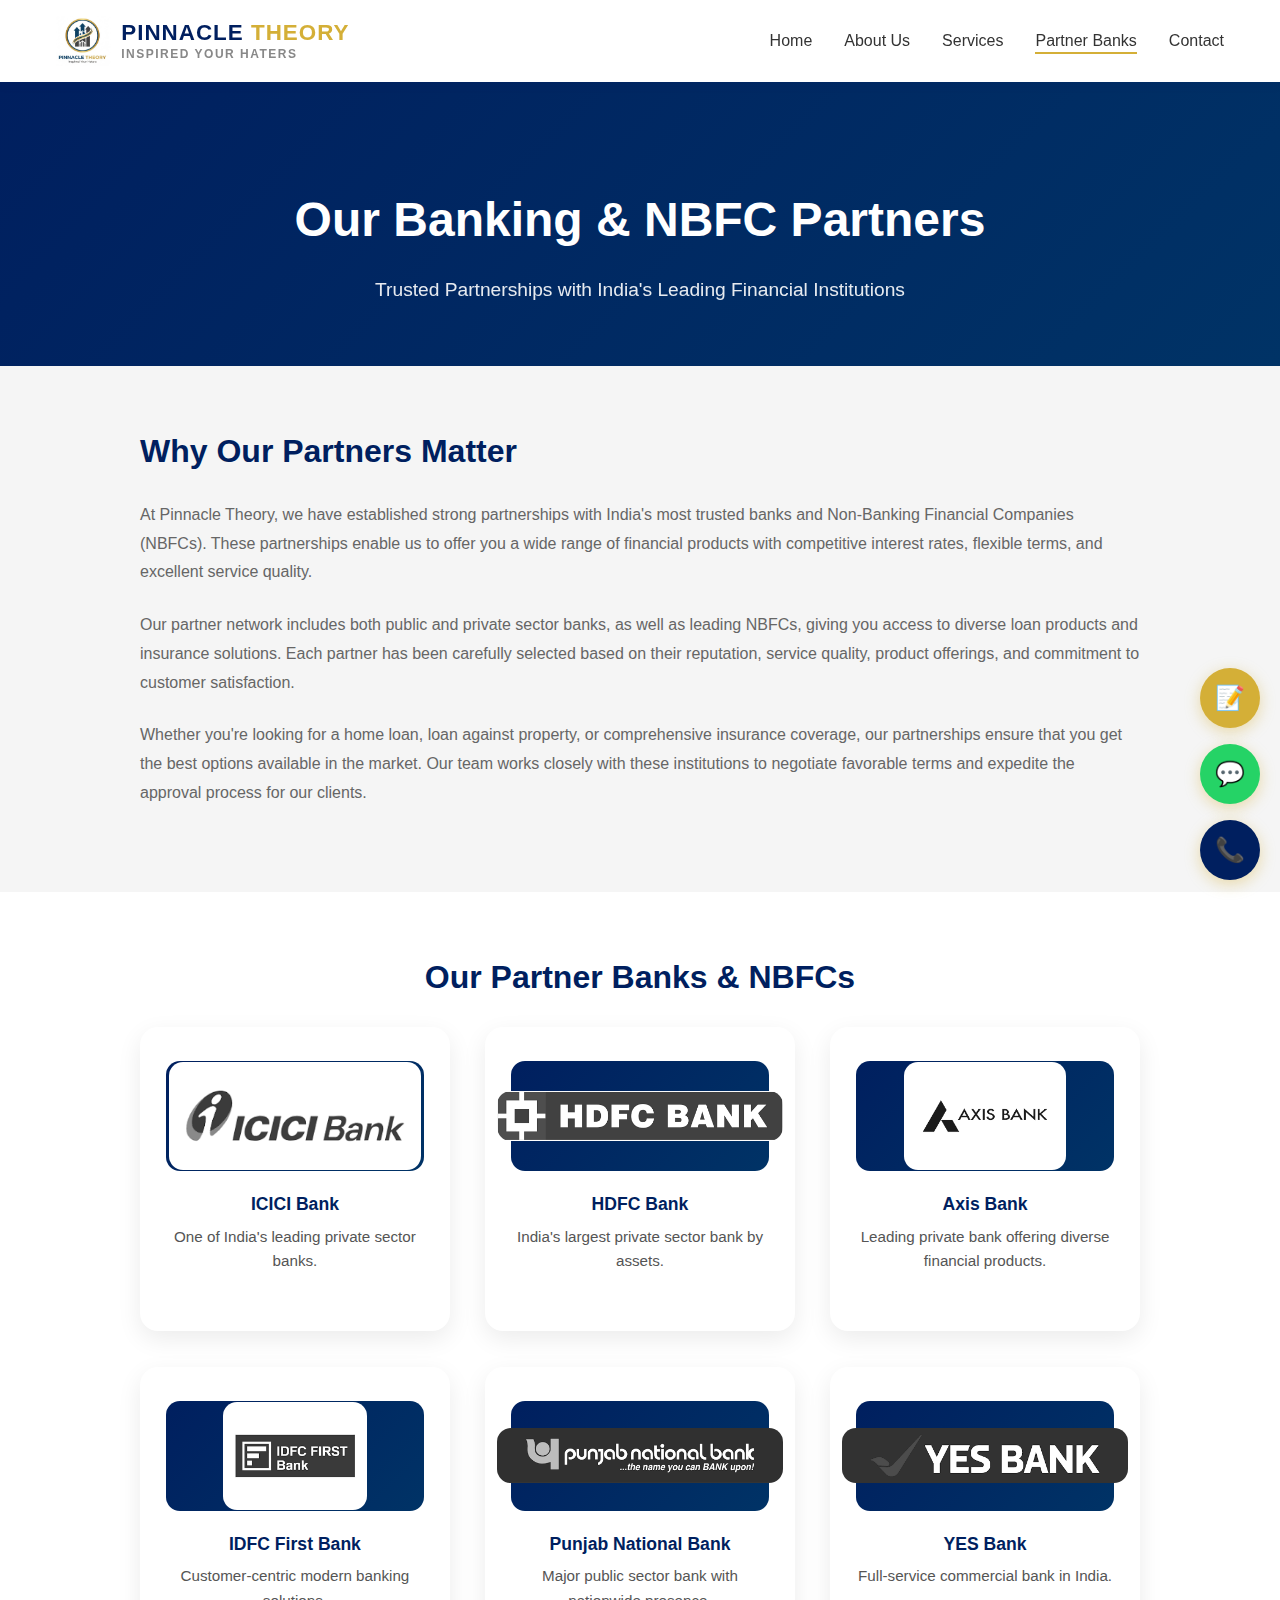
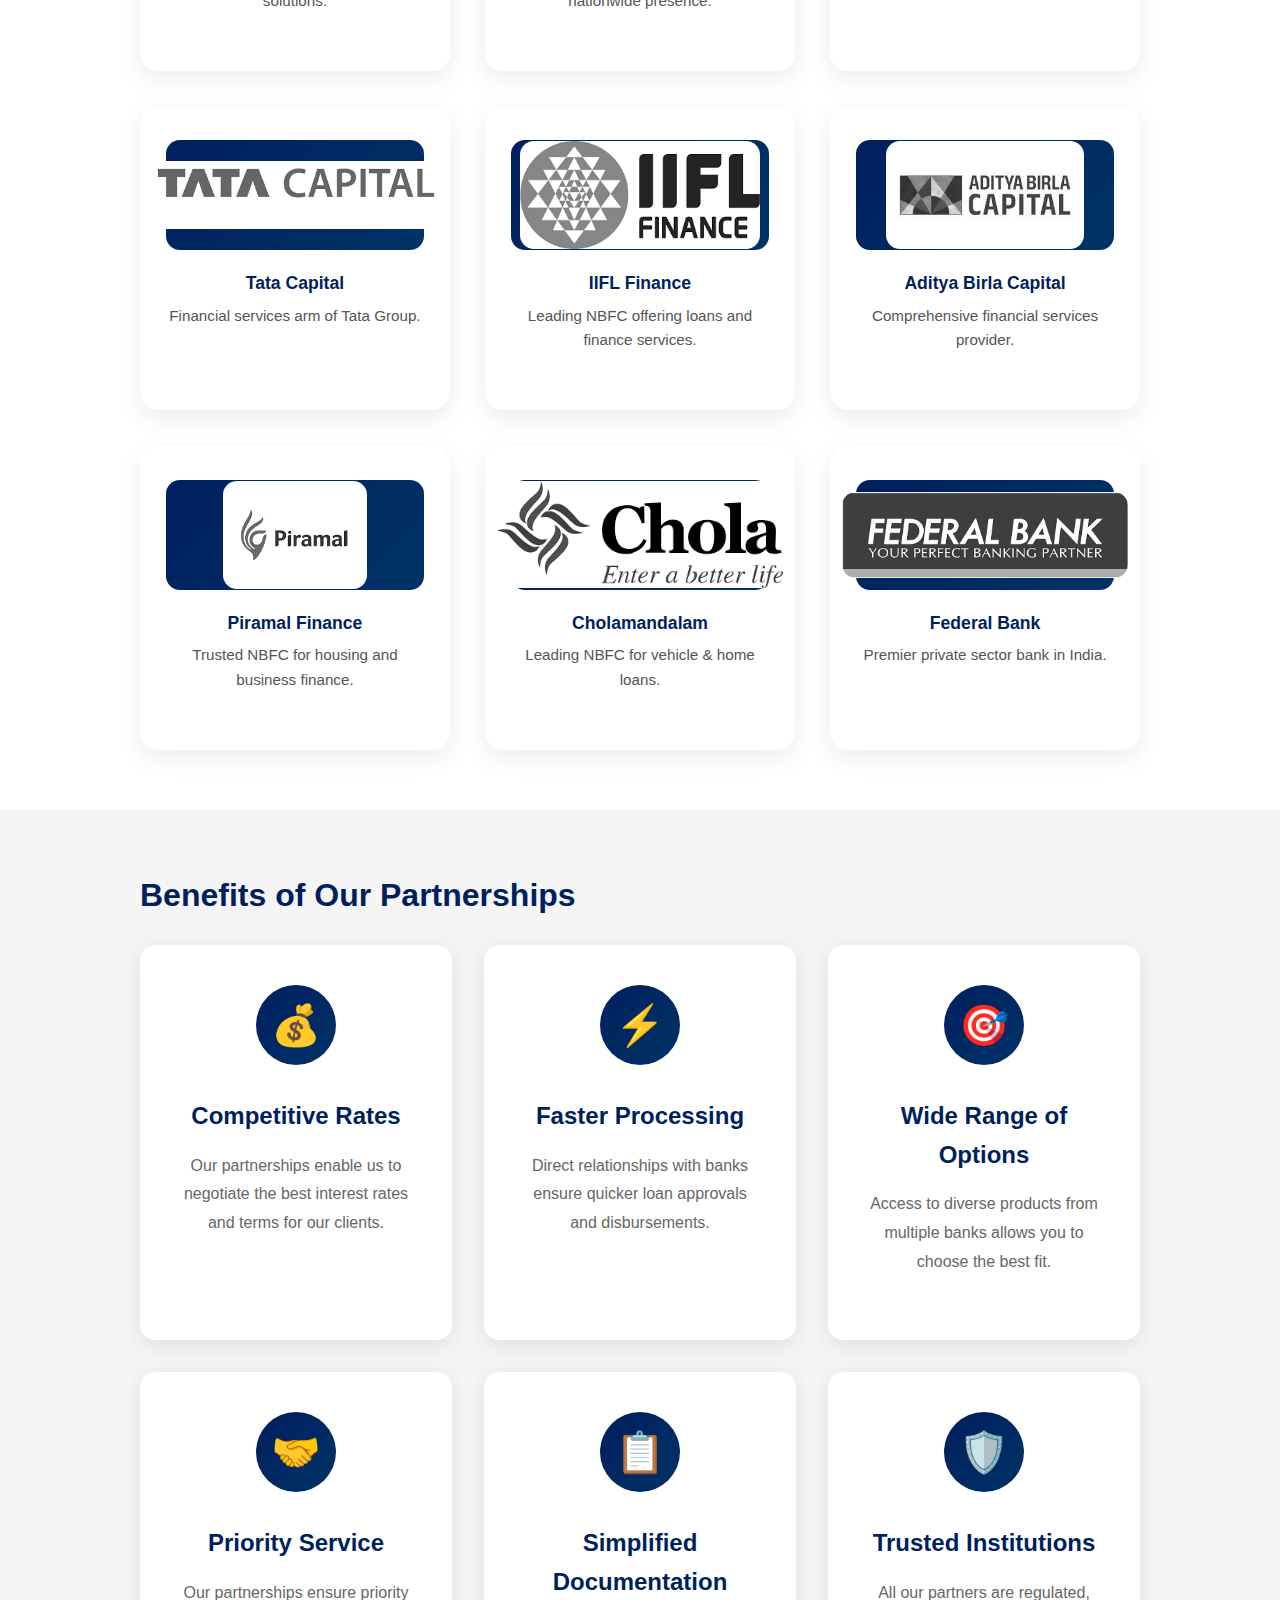
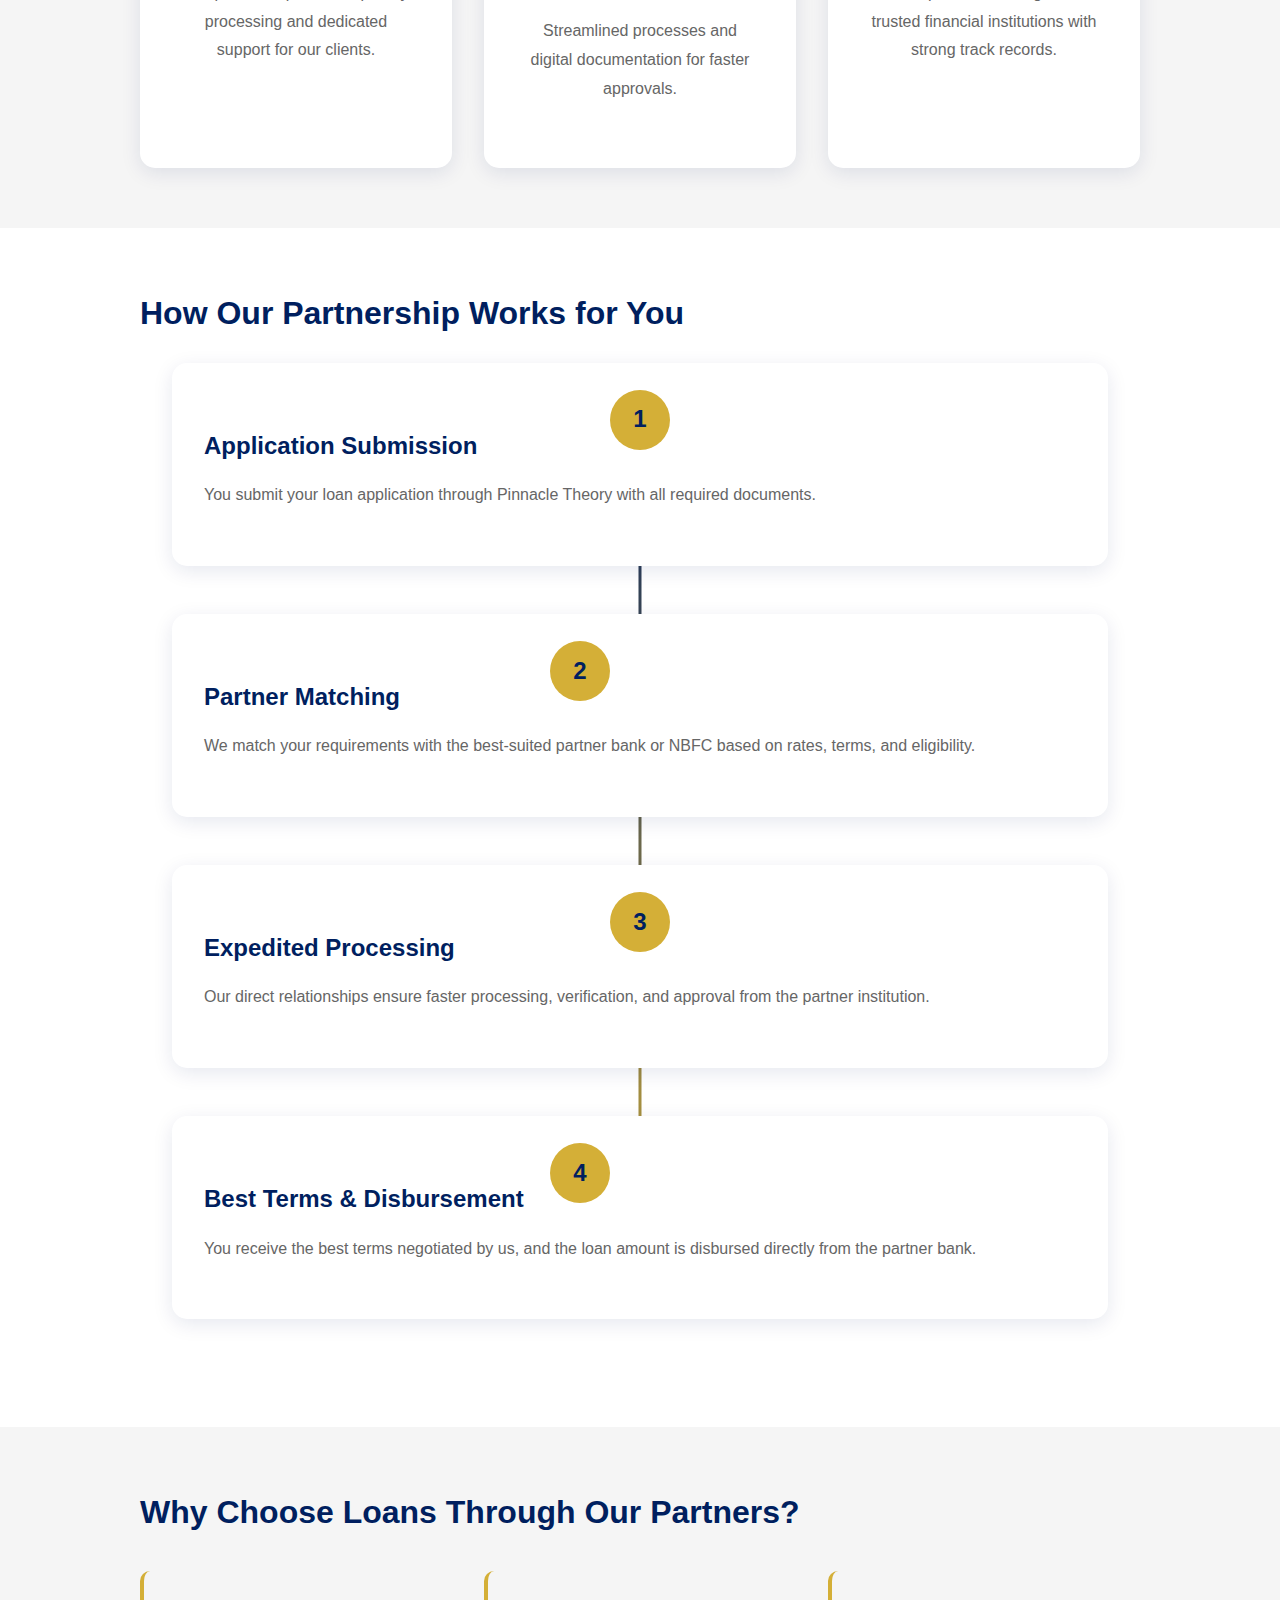
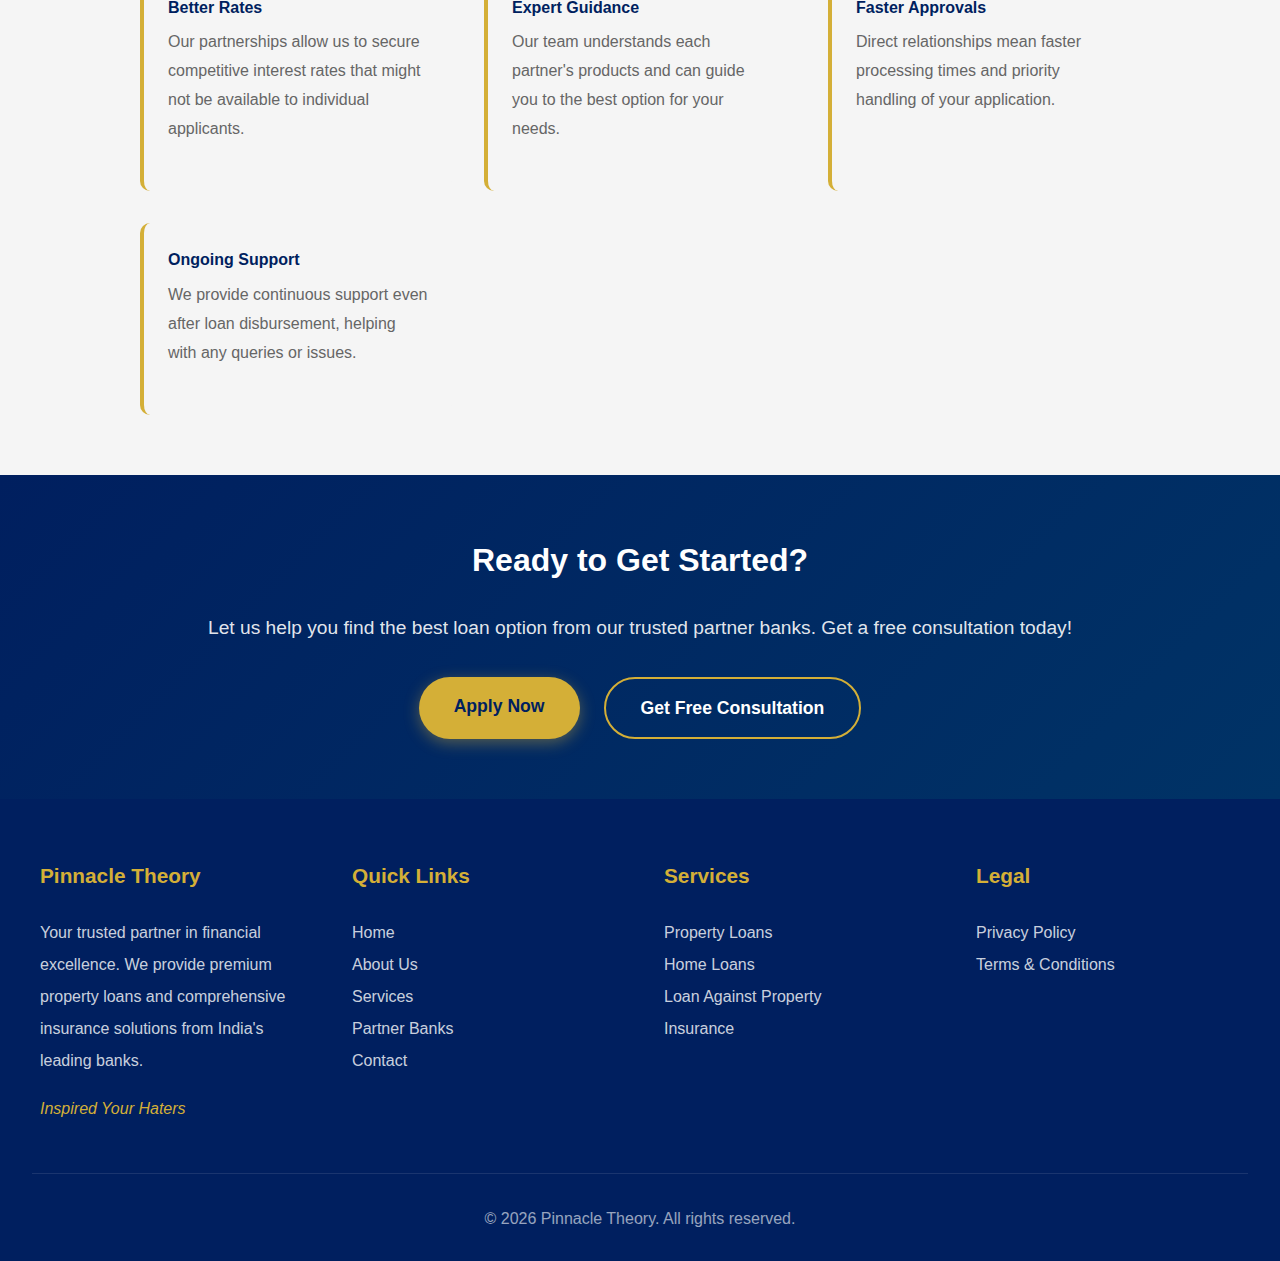
<file: partners.html>
<!DOCTYPE html>
<html lang="en">
<head>
    <meta charset="UTF-8">
    <meta name="viewport" content="width=device-width, initial-scale=1.0">
    <meta name="description" content="Our trusted banking and NBFC partners - ICICI Bank, HDFC Bank, Axis Bank, and more. Get loans from India's leading financial institutions.">
    <title>Partner Banks - Pinnacle Theory | Trusted Banking Partners</title>
    <link rel="stylesheet" href="css/style.css">
</head>
<style>
    .logo-text {
    display: flex;
    flex-direction: column;
    line-height: 1.1;
}

.brand-main {
    font-size: 1.4rem;
    font-weight: 700;
    letter-spacing: 1px;
}

.brand-tagline {
    font-size: 0.75rem;
    color: #888;
    margin-top: 2px;
    letter-spacing: 1.5px;
    text-transform: uppercase;
}

.gold {
    color: var(--gold);
}

</style>
<body>
    <!-- Preloader -->
    <div class="preloader">
        <div class="preloader-content">
            <div class="preloader-logo"></div>
            <div class="preloader-text">PINNACLE THEORY</div>
        </div>
    </div>

    <!-- Header -->
    <header>
        <nav class="navbar">
            <a href="index.html" class="logo">
    <img src="images/logo.png" alt="Pinnacle Theory Logo"
         onerror="this.style.display='none'; this.nextElementSibling.style.display='block';">

    <div class="logo-text">
        <span class="brand-main">
            <span>PINNACLE</span> <span class="gold">THEORY</span>
        </span>
        <span class="brand-tagline">Inspired Your Haters</span>
    </div>
</a>
            <ul class="nav-menu">
                <li><a href="index.html">Home</a></li>
                <li><a href="about.html">About Us</a></li>
                <li><a href="services.html">Services</a></li>
                <li><a href="partners.html" class="active">Partner Banks</a></li>
                <li><a href="contact.html">Contact</a></li>
            </ul>
            <div class="mobile-menu-toggle">
                <span></span>
                <span></span>
                <span></span>
            </div>
        </nav>
    </header>

    <!-- Page Header -->
    <section class="page-header">
        <h1>Our Banking & NBFC Partners</h1>
        <p>Trusted Partnerships with India's Leading Financial Institutions</p>
    </section>

    <!-- Partners Introduction -->
    <section class="content-section">
        <div class="content-container">
            <h2>Why Our Partners Matter</h2>
            <p>
                At Pinnacle Theory, we have established strong partnerships with India's most trusted banks and Non-Banking Financial Companies (NBFCs). These partnerships enable us to offer you a wide range of financial products with competitive interest rates, flexible terms, and excellent service quality.
            </p>
            <p>
                Our partner network includes both public and private sector banks, as well as leading NBFCs, giving you access to diverse loan products and insurance solutions. Each partner has been carefully selected based on their reputation, service quality, product offerings, and commitment to customer satisfaction.
            </p>
            <p>
                Whether you're looking for a home loan, loan against property, or comprehensive insurance coverage, our partnerships ensure that you get the best options available in the market. Our team works closely with these institutions to negotiate favorable terms and expedite the approval process for our clients.
            </p>
        </div>
    </section>

    <!-- Banks Grid -->
    <section class="content-section">
    <div class="content-container">
        <h2 class="section-title">Our Partner Banks & NBFCs</h2>

        <div class="banks-grid">

            <!-- ICICI -->
            <div class="bank-card">
                <div class="bank-logo">
                    <img src="images/banks/icici.png" alt="ICICI Bank">
                </div>
                <h3>ICICI Bank</h3>
                <p>One of India's leading private sector banks.</p>
            </div>

            <!-- HDFC -->
            <div class="bank-card">
                <div class="bank-logo">
                    <img src="images/banks/hdfc.png" alt="HDFC Bank">
                </div>
                <h3>HDFC Bank</h3>
                <p>India's largest private sector bank by assets.</p>
            </div>

            <!-- Axis -->
            <div class="bank-card">
                <div class="bank-logo">
                    <img src="images/banks/axis.png" alt="Axis Bank">
                </div>
                <h3>Axis Bank</h3>
                <p>Leading private bank offering diverse financial products.</p>
            </div>

            <!-- IDFC -->
            <div class="bank-card">
                <div class="bank-logo">
                    <img src="images/banks/idfc.png" alt="IDFC First Bank">
                </div>
                <h3>IDFC First Bank</h3>
                <p>Customer-centric modern banking solutions.</p>
            </div>

            <!-- PNB -->
            <div class="bank-card">
                <div class="bank-logo">
                    <img src="images/banks/pnb.png" alt="Punjab National Bank">
                </div>
                <h3>Punjab National Bank</h3>
                <p>Major public sector bank with nationwide presence.</p>
            </div>

            <!-- YES Bank -->
            <div class="bank-card">
                <div class="bank-logo">
                    <img src="images/banks/yes.png" alt="YES Bank">
                </div>
                <h3>YES Bank</h3>
                <p>Full-service commercial bank in India.</p>
            </div>

            <!-- Tata Capital -->
            <div class="bank-card">
                <div class="bank-logo">
                    <img src="images/banks/tata-capital.png" alt="Tata Capital">
                </div>
                <h3>Tata Capital</h3>
                <p>Financial services arm of Tata Group.</p>
            </div>

            <!-- IIFL -->
            <div class="bank-card">
                <div class="bank-logo">
                    <img src="images/banks/iifl.png" alt="IIFL Finance">
                </div>
                <h3>IIFL Finance</h3>
                <p>Leading NBFC offering loans and finance services.</p>
            </div>

            <!-- Aditya Birla -->
            <div class="bank-card">
                <div class="bank-logo">
                    <img src="images/banks/aditya-birla.png" alt="Aditya Birla Capital">
                </div>
                <h3>Aditya Birla Capital</h3>
                <p>Comprehensive financial services provider.</p>
            </div>

            <!-- Piramal -->
            <div class="bank-card">
                <div class="bank-logo">
                    <img src="images/banks/piramal.png" alt="Piramal Finance">
                </div>
                <h3>Piramal Finance</h3>
                <p>Trusted NBFC for housing and business finance.</p>
            </div>

            <!-- Cholamandalam -->
            <div class="bank-card">
                <div class="bank-logo">
                    <img src="images/banks/chola.png" alt="Cholamandalam">
                </div>
                <h3>Cholamandalam</h3>
                <p>Leading NBFC for vehicle & home loans.</p>
            </div>

            <!-- Federal -->
            <div class="bank-card">
                <div class="bank-logo">
                    <img src="images/banks/federal.png" alt="Federal Bank">
                </div>
                <h3>Federal Bank</h3>
                <p>Premier private sector bank in India.</p>
            </div>

        </div>
    </div>
</section>


    <!-- Benefits Section -->
    <section class="content-section">
        <div class="content-container">
            <h2>Benefits of Our Partnerships</h2>
            <div class="features-grid">
                <div class="feature-card">
                    <div class="feature-icon">💰</div>
                    <h3>Competitive Rates</h3>
                    <p>Our partnerships enable us to negotiate the best interest rates and terms for our clients.</p>
                </div>
                <div class="feature-card">
                    <div class="feature-icon">⚡</div>
                    <h3>Faster Processing</h3>
                    <p>Direct relationships with banks ensure quicker loan approvals and disbursements.</p>
                </div>
                <div class="feature-card">
                    <div class="feature-icon">🎯</div>
                    <h3>Wide Range of Options</h3>
                    <p>Access to diverse products from multiple banks allows you to choose the best fit.</p>
                </div>
                <div class="feature-card">
                    <div class="feature-icon">🤝</div>
                    <h3>Priority Service</h3>
                    <p>Our partnerships ensure priority processing and dedicated support for our clients.</p>
                </div>
                <div class="feature-card">
                    <div class="feature-icon">📋</div>
                    <h3>Simplified Documentation</h3>
                    <p>Streamlined processes and digital documentation for faster approvals.</p>
                </div>
                <div class="feature-card">
                    <div class="feature-icon">🛡️</div>
                    <h3>Trusted Institutions</h3>
                    <p>All our partners are regulated, trusted financial institutions with strong track records.</p>
                </div>
            </div>
        </div>
    </section>

    <!-- How It Works -->
    <section class="content-section">
        <div class="content-container">
            <h2>How Our Partnership Works for You</h2>
            <div class="process-timeline">
                <div class="process-step">
                    <div class="process-step-content">
                        <div class="process-step-number">1</div>
                        <h3>Application Submission</h3>
                        <p>You submit your loan application through Pinnacle Theory with all required documents.</p>
                    </div>
                </div>
                <div class="process-step">
                    <div class="process-step-content">
                        <div class="process-step-number">2</div>
                        <h3>Partner Matching</h3>
                        <p>We match your requirements with the best-suited partner bank or NBFC based on rates, terms, and eligibility.</p>
                    </div>
                </div>
                <div class="process-step">
                    <div class="process-step-content">
                        <div class="process-step-number">3</div>
                        <h3>Expedited Processing</h3>
                        <p>Our direct relationships ensure faster processing, verification, and approval from the partner institution.</p>
                    </div>
                </div>
                <div class="process-step">
                    <div class="process-step-content">
                        <div class="process-step-number">4</div>
                        <h3>Best Terms & Disbursement</h3>
                        <p>You receive the best terms negotiated by us, and the loan amount is disbursed directly from the partner bank.</p>
                    </div>
                </div>
            </div>
        </div>
    </section>

    <!-- Why Choose Our Partners -->
    <section class="content-section">
        <div class="content-container">
            <h2>Why Choose Loans Through Our Partners?</h2>
            <div class="details-grid">
                <div class="detail-item">
                    <h4>Better Rates</h4>
                    <p>Our partnerships allow us to secure competitive interest rates that might not be available to individual applicants.</p>
                </div>
                <div class="detail-item">
                    <h4>Expert Guidance</h4>
                    <p>Our team understands each partner's products and can guide you to the best option for your needs.</p>
                </div>
                <div class="detail-item">
                    <h4>Faster Approvals</h4>
                    <p>Direct relationships mean faster processing times and priority handling of your application.</p>
                </div>
                <div class="detail-item">
                    <h4>Ongoing Support</h4>
                    <p>We provide continuous support even after loan disbursement, helping with any queries or issues.</p>
                </div>
            </div>
        </div>
    </section>

    <!-- CTA Section -->
    <section class="content-section" style="background: linear-gradient(135deg, var(--primary-blue) 0%, var(--deep-blue) 100%); color: var(--white);">
        <div class="content-container" style="text-align: center;">
            <h2 style="color: var(--white);">Ready to Get Started?</h2>
            <p style="color: rgba(255,255,255,0.9); font-size: 1.2rem; margin-bottom: 2rem;">
                Let us help you find the best loan option from our trusted partner banks. Get a free consultation today!
            </p>
            <div style="display: flex; gap: 1.5rem; justify-content: center; flex-wrap: wrap;">
                <a href="contact.html" class="btn btn-primary">Apply Now</a>
                <a href="contact.html" class="btn btn-secondary">Get Free Consultation</a>
            </div>
        </div>
    </section>

    <!-- Footer -->
    <footer>
        <div class="footer-content">
            <div class="footer-section">
                <h3>Pinnacle Theory</h3>
                <p>Your trusted partner in financial excellence. We provide premium property loans and comprehensive insurance solutions from India's leading banks.</p>
                <p style="margin-top: 1rem; font-style: italic; color: var(--gold);">Inspired Your Haters</p>
            </div>
            <div class="footer-section">
                <h3>Quick Links</h3>
                <ul>
                    <li><a href="index.html">Home</a></li>
                    <li><a href="about.html">About Us</a></li>
                    <li><a href="services.html">Services</a></li>
                    <li><a href="partners.html">Partner Banks</a></li>
                    <li><a href="contact.html">Contact</a></li>
                </ul>
            </div>
            <div class="footer-section">
                <h3>Services</h3>
                <ul>
                    <li><a href="services.html">Property Loans</a></li>
                    <li><a href="services.html">Home Loans</a></li>
                    <li><a href="services.html">Loan Against Property</a></li>
                    <li><a href="services.html">Insurance</a></li>
                </ul>
            </div>
            <div class="footer-section">
                <h3>Legal</h3>
                <ul>
                    <li><a href="privacy.html">Privacy Policy</a></li>
                    <li><a href="terms.html">Terms & Conditions</a></li>
                </ul>
            </div>
        </div>
        <div class="footer-bottom">
            <p>&copy; 2026 Pinnacle Theory. All rights reserved.</p>
        </div>
    </footer>

    <!-- Sticky CTA Buttons -->
    <div class="sticky-cta">
        <a href="contact.html" class="sticky-btn" title="Apply Now">📝</a>
        <a href="#" class="sticky-btn whatsapp" onclick="openWhatsApp(); return false;" title="WhatsApp">💬</a>
        <a href="#" class="sticky-btn call" onclick="makeCall(); return false;" title="Call Us">📞</a>
    </div>

    <script src="js/script.js"></script>
</body>
</html>
</file>
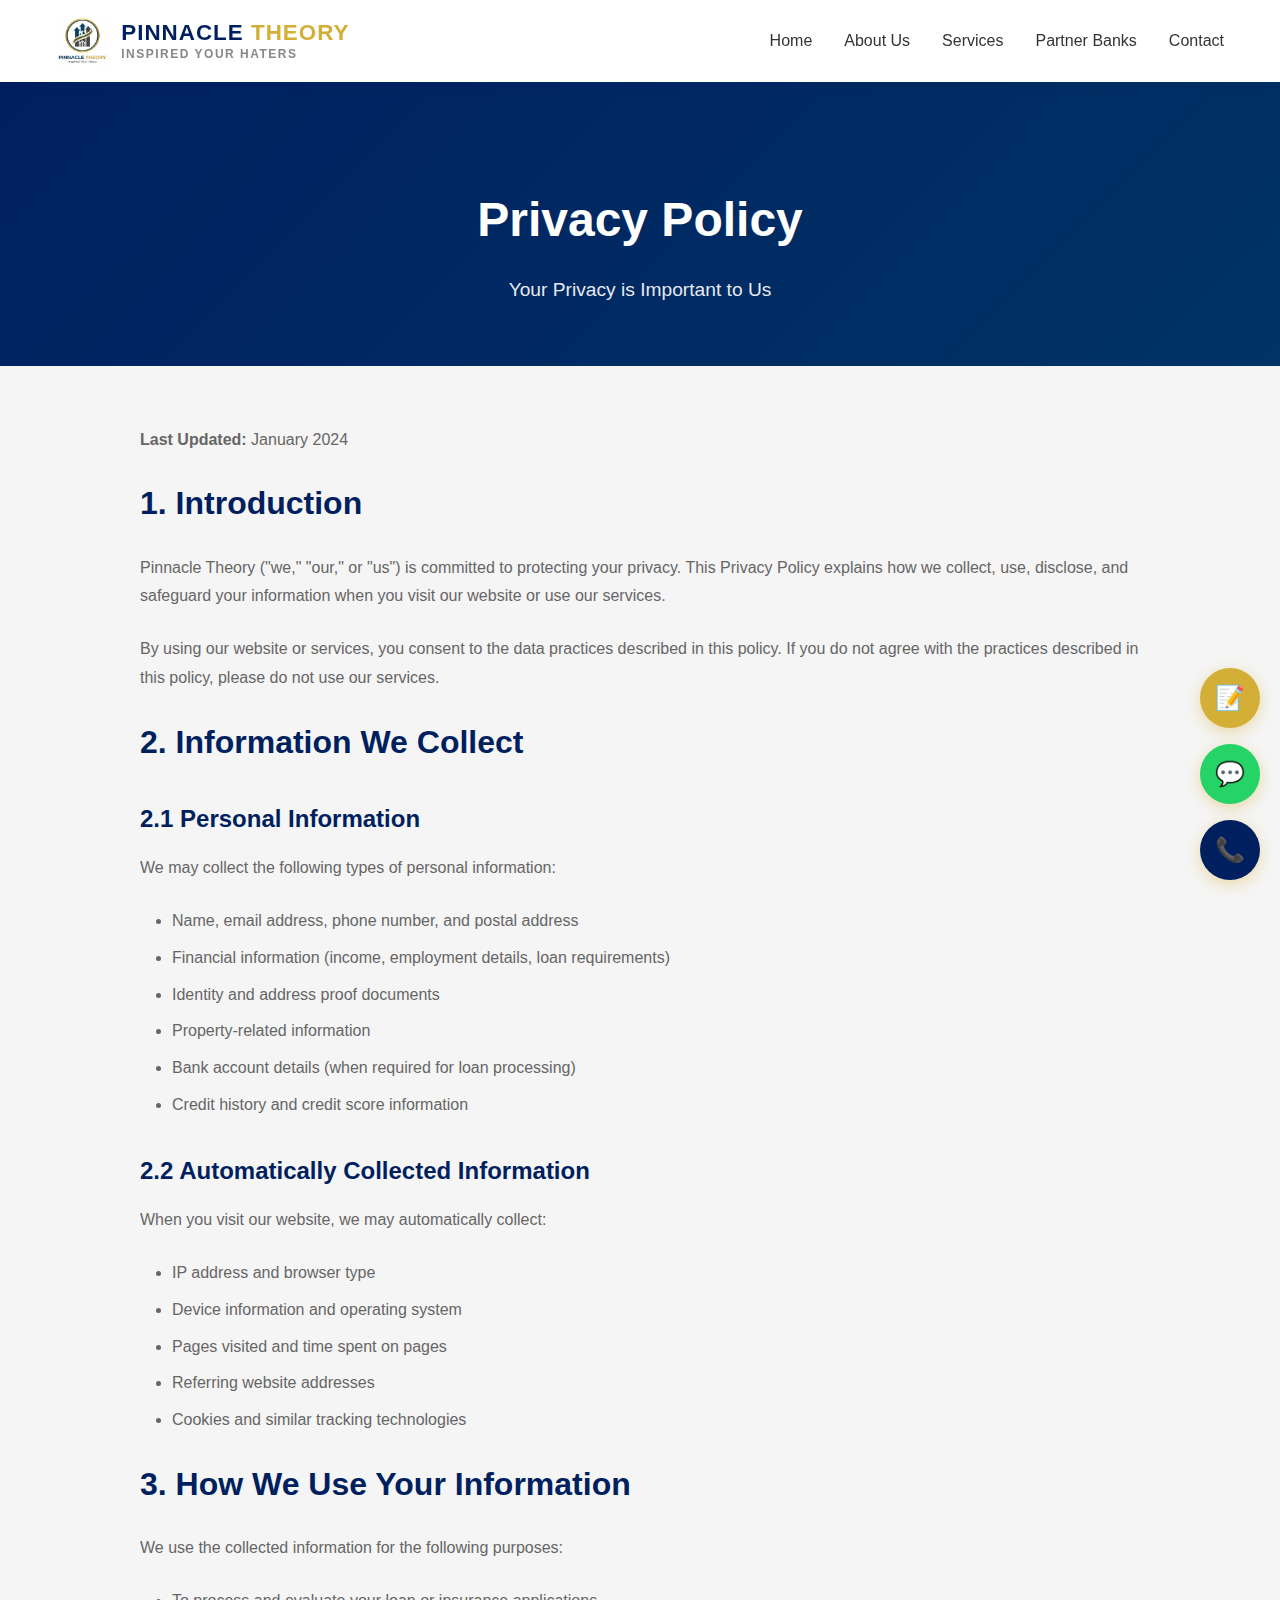
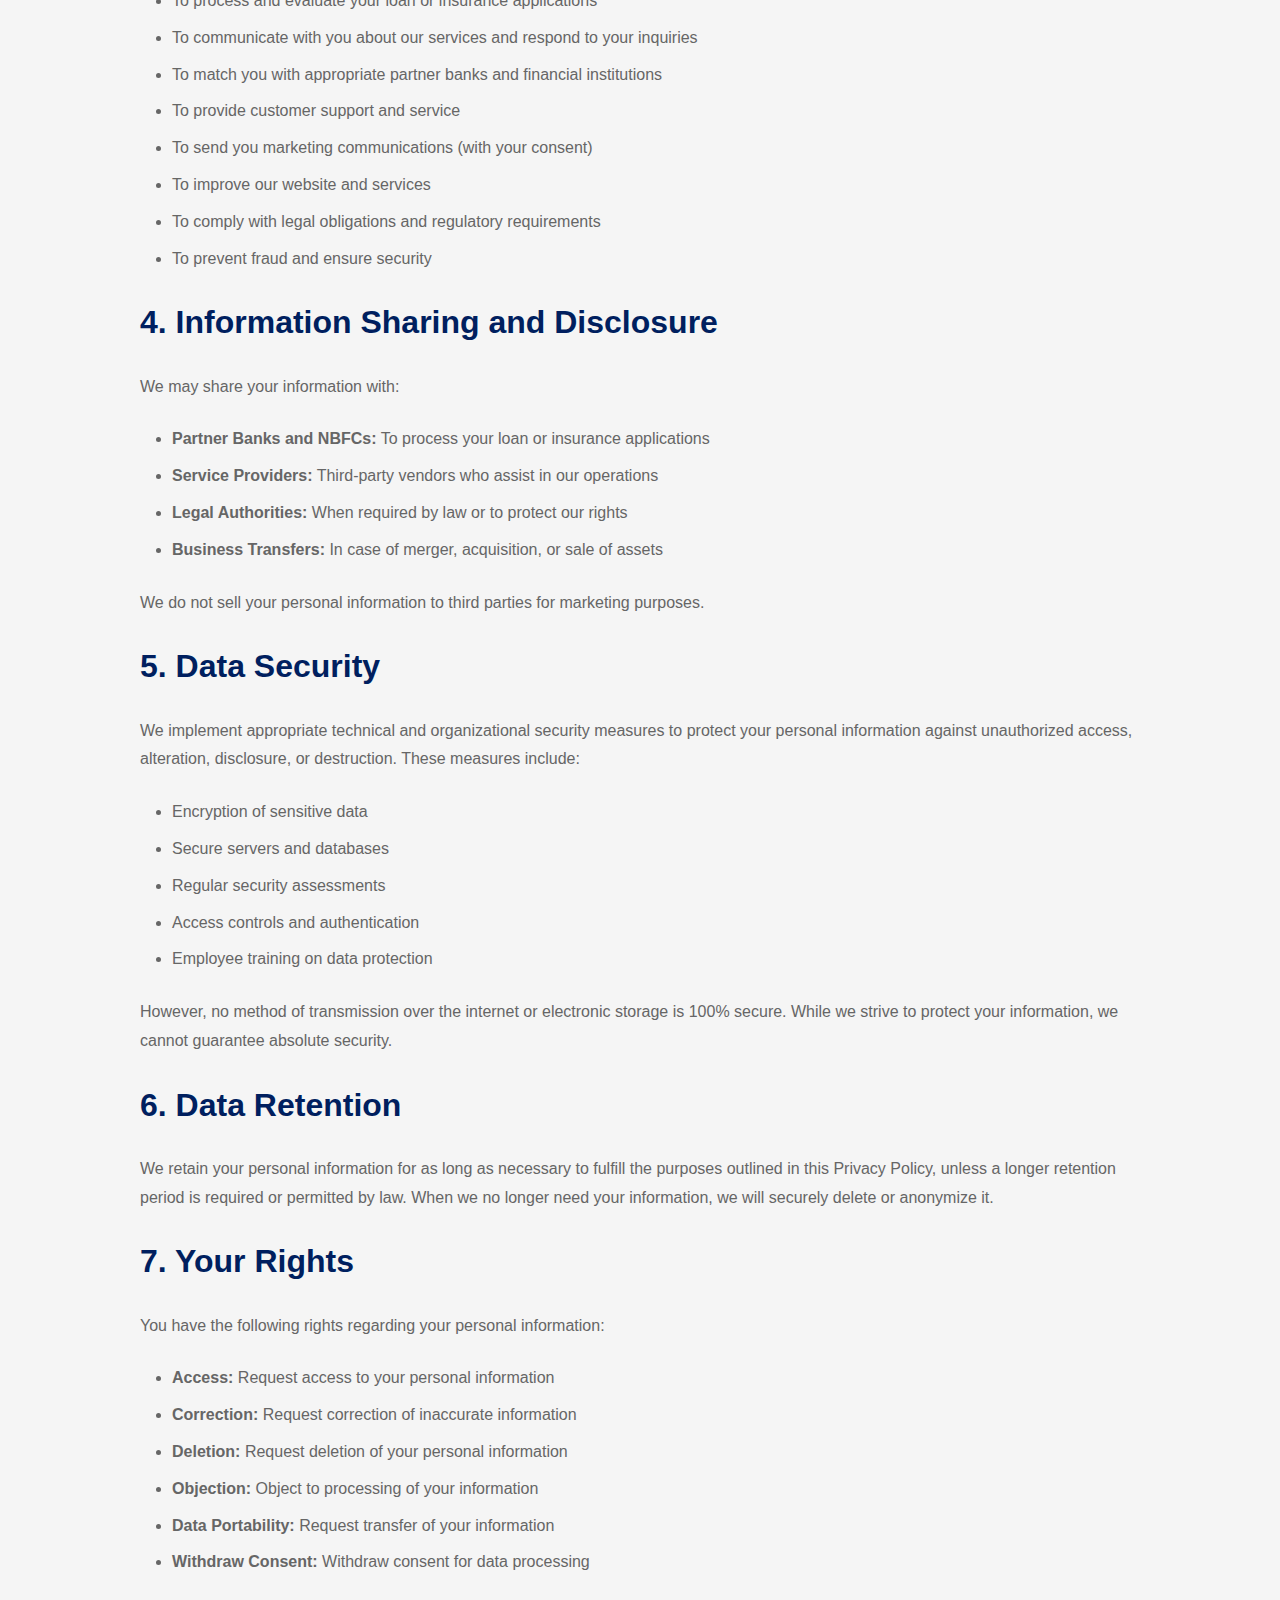
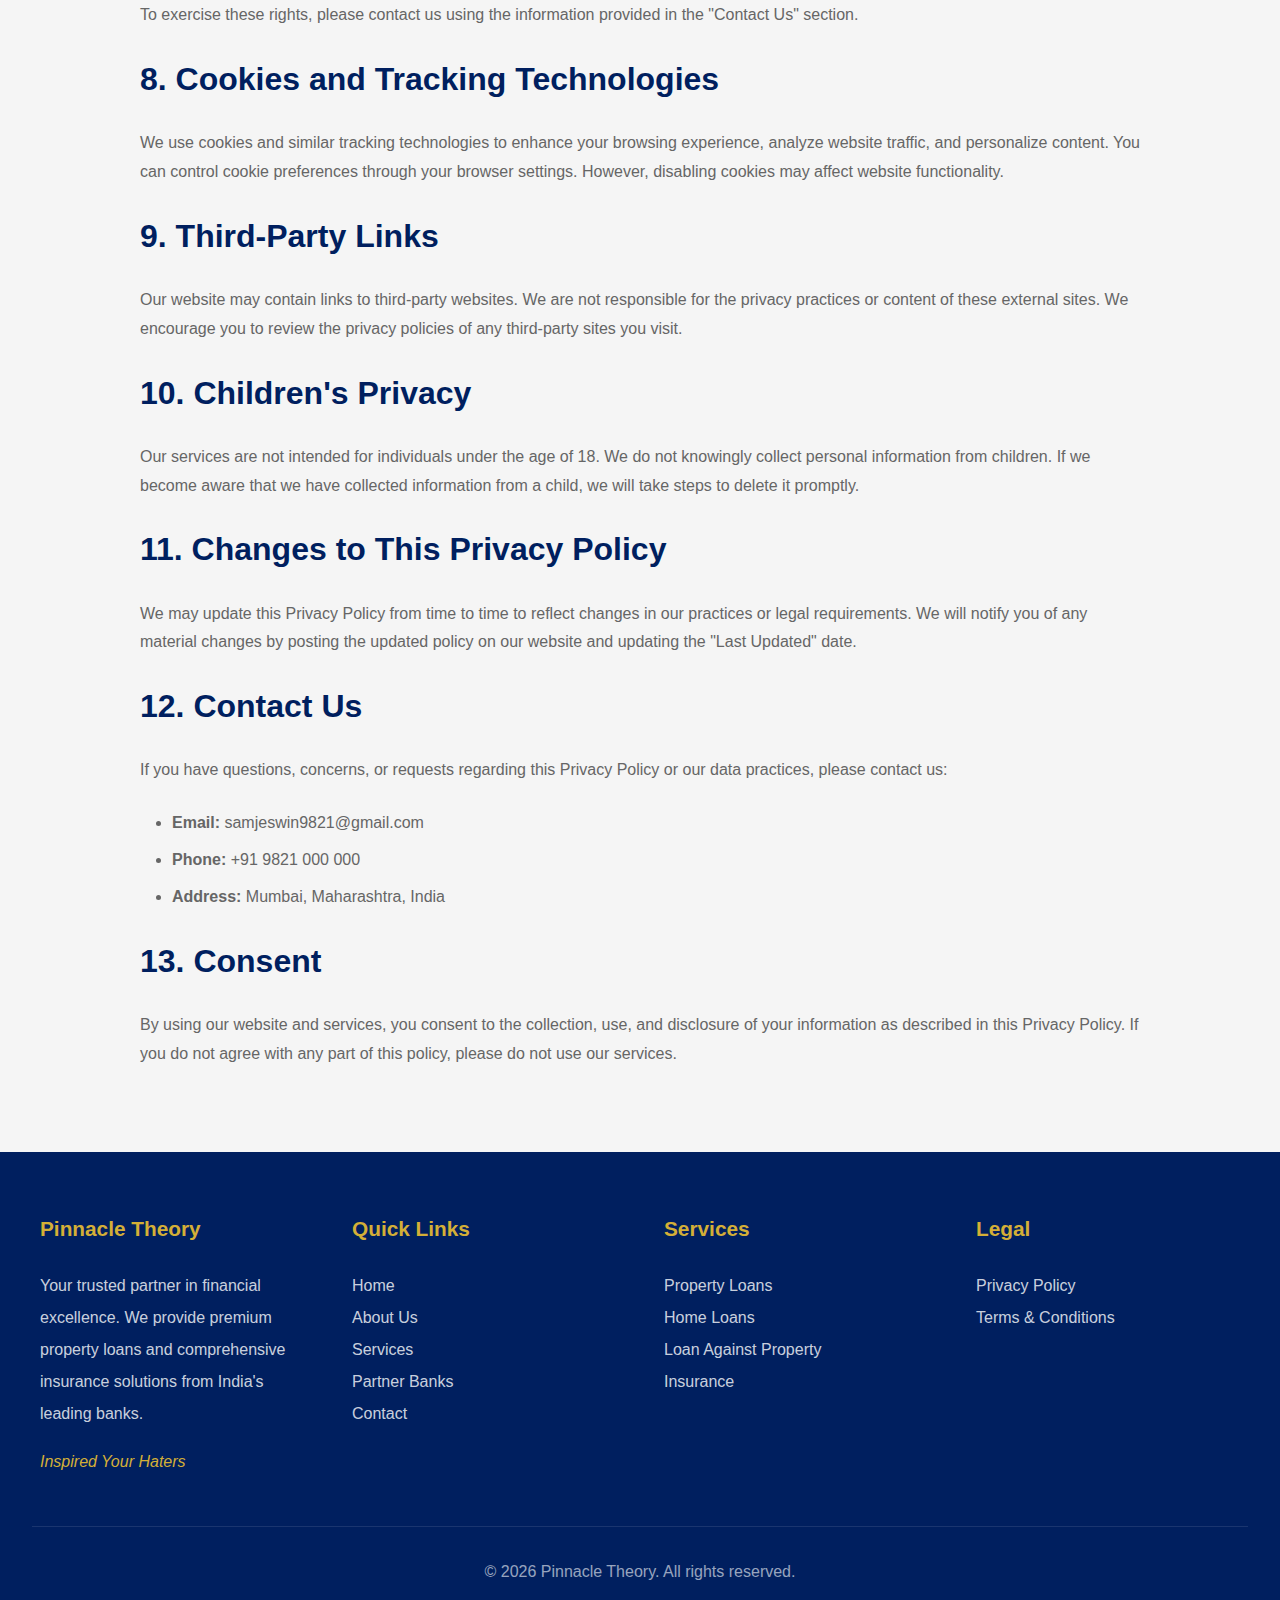
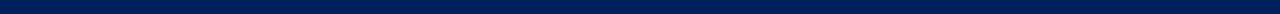
<file: privacy.html>
<!DOCTYPE html>
<html lang="en">
<head>
    <meta charset="UTF-8">
    <meta name="viewport" content="width=device-width, initial-scale=1.0">
    <meta name="description" content="Privacy Policy of Pinnacle Theory - How we collect, use, and protect your personal information.">
    <title>Privacy Policy - Pinnacle Theory</title>
    <link rel="stylesheet" href="css/style.css">
</head>
<style>
    .logo-text {
    display: flex;
    flex-direction: column;
    line-height: 1.1;
}

.brand-main {
    font-size: 1.4rem;
    font-weight: 700;
    letter-spacing: 1px;
}

.brand-tagline {
    font-size: 0.75rem;
    color: #888;
    margin-top: 2px;
    letter-spacing: 1.5px;
    text-transform: uppercase;
}

.gold {
    color: var(--gold);
}

</style>
<body>
    <!-- Preloader -->
    <div class="preloader">
        <div class="preloader-content">
            <div class="preloader-logo"></div>
            <div class="preloader-text">PINNACLE THEORY</div>
        </div>
    </div>

    <!-- Header -->
    <header>
        <nav class="navbar">
          <a href="index.html" class="logo">
    <img src="images/logo.png" alt="Pinnacle Theory Logo"
         onerror="this.style.display='none'; this.nextElementSibling.style.display='block';">

    <div class="logo-text">
        <span class="brand-main">
            <span>PINNACLE</span> <span class="gold">THEORY</span>
        </span>
        <span class="brand-tagline">Inspired Your Haters</span>
    </div>
</a>
            <ul class="nav-menu">
                <li><a href="index.html">Home</a></li>
                <li><a href="about.html">About Us</a></li>
                <li><a href="services.html">Services</a></li>
                <li><a href="partners.html">Partner Banks</a></li>
                <li><a href="contact.html">Contact</a></li>
            </ul>
            <div class="mobile-menu-toggle">
                <span></span>
                <span></span>
                <span></span>
            </div>
        </nav>
    </header>

    <!-- Page Header -->
    <section class="page-header">
        <h1>Privacy Policy</h1>
        <p>Your Privacy is Important to Us</p>
    </section>

    <!-- Privacy Policy Content -->
    <section class="content-section">
        <div class="content-container">
            <p><strong>Last Updated:</strong> January 2024</p>
            
            <h2>1. Introduction</h2>
            <p>
                Pinnacle Theory ("we," "our," or "us") is committed to protecting your privacy. This Privacy Policy explains how we collect, use, disclose, and safeguard your information when you visit our website or use our services.
            </p>
            <p>
                By using our website or services, you consent to the data practices described in this policy. If you do not agree with the practices described in this policy, please do not use our services.
            </p>

            <h2>2. Information We Collect</h2>
            <h3>2.1 Personal Information</h3>
            <p>We may collect the following types of personal information:</p>
            <ul>
                <li>Name, email address, phone number, and postal address</li>
                <li>Financial information (income, employment details, loan requirements)</li>
                <li>Identity and address proof documents</li>
                <li>Property-related information</li>
                <li>Bank account details (when required for loan processing)</li>
                <li>Credit history and credit score information</li>
            </ul>

            <h3>2.2 Automatically Collected Information</h3>
            <p>When you visit our website, we may automatically collect:</p>
            <ul>
                <li>IP address and browser type</li>
                <li>Device information and operating system</li>
                <li>Pages visited and time spent on pages</li>
                <li>Referring website addresses</li>
                <li>Cookies and similar tracking technologies</li>
            </ul>

            <h2>3. How We Use Your Information</h2>
            <p>We use the collected information for the following purposes:</p>
            <ul>
                <li>To process and evaluate your loan or insurance applications</li>
                <li>To communicate with you about our services and respond to your inquiries</li>
                <li>To match you with appropriate partner banks and financial institutions</li>
                <li>To provide customer support and service</li>
                <li>To send you marketing communications (with your consent)</li>
                <li>To improve our website and services</li>
                <li>To comply with legal obligations and regulatory requirements</li>
                <li>To prevent fraud and ensure security</li>
            </ul>

            <h2>4. Information Sharing and Disclosure</h2>
            <p>We may share your information with:</p>
            <ul>
                <li><strong>Partner Banks and NBFCs:</strong> To process your loan or insurance applications</li>
                <li><strong>Service Providers:</strong> Third-party vendors who assist in our operations</li>
                <li><strong>Legal Authorities:</strong> When required by law or to protect our rights</li>
                <li><strong>Business Transfers:</strong> In case of merger, acquisition, or sale of assets</li>
            </ul>
            <p>We do not sell your personal information to third parties for marketing purposes.</p>

            <h2>5. Data Security</h2>
            <p>
                We implement appropriate technical and organizational security measures to protect your personal information against unauthorized access, alteration, disclosure, or destruction. These measures include:
            </p>
            <ul>
                <li>Encryption of sensitive data</li>
                <li>Secure servers and databases</li>
                <li>Regular security assessments</li>
                <li>Access controls and authentication</li>
                <li>Employee training on data protection</li>
            </ul>
            <p>
                However, no method of transmission over the internet or electronic storage is 100% secure. While we strive to protect your information, we cannot guarantee absolute security.
            </p>

            <h2>6. Data Retention</h2>
            <p>
                We retain your personal information for as long as necessary to fulfill the purposes outlined in this Privacy Policy, unless a longer retention period is required or permitted by law. When we no longer need your information, we will securely delete or anonymize it.
            </p>

            <h2>7. Your Rights</h2>
            <p>You have the following rights regarding your personal information:</p>
            <ul>
                <li><strong>Access:</strong> Request access to your personal information</li>
                <li><strong>Correction:</strong> Request correction of inaccurate information</li>
                <li><strong>Deletion:</strong> Request deletion of your personal information</li>
                <li><strong>Objection:</strong> Object to processing of your information</li>
                <li><strong>Data Portability:</strong> Request transfer of your information</li>
                <li><strong>Withdraw Consent:</strong> Withdraw consent for data processing</li>
            </ul>
            <p>To exercise these rights, please contact us using the information provided in the "Contact Us" section.</p>

            <h2>8. Cookies and Tracking Technologies</h2>
            <p>
                We use cookies and similar tracking technologies to enhance your browsing experience, analyze website traffic, and personalize content. You can control cookie preferences through your browser settings. However, disabling cookies may affect website functionality.
            </p>

            <h2>9. Third-Party Links</h2>
            <p>
                Our website may contain links to third-party websites. We are not responsible for the privacy practices or content of these external sites. We encourage you to review the privacy policies of any third-party sites you visit.
            </p>

            <h2>10. Children's Privacy</h2>
            <p>
                Our services are not intended for individuals under the age of 18. We do not knowingly collect personal information from children. If we become aware that we have collected information from a child, we will take steps to delete it promptly.
            </p>

            <h2>11. Changes to This Privacy Policy</h2>
            <p>
                We may update this Privacy Policy from time to time to reflect changes in our practices or legal requirements. We will notify you of any material changes by posting the updated policy on our website and updating the "Last Updated" date.
            </p>

            <h2>12. Contact Us</h2>
            <p>If you have questions, concerns, or requests regarding this Privacy Policy or our data practices, please contact us:</p>
            <ul>
                <li><strong>Email:</strong> samjeswin9821@gmail.com</li>
                <li><strong>Phone:</strong> +91 9821 000 000</li>
                <li><strong>Address:</strong> Mumbai, Maharashtra, India</li>
            </ul>

            <h2>13. Consent</h2>
            <p>
                By using our website and services, you consent to the collection, use, and disclosure of your information as described in this Privacy Policy. If you do not agree with any part of this policy, please do not use our services.
            </p>
        </div>
    </section>

    <!-- Footer -->
    <footer>
        <div class="footer-content">
            <div class="footer-section">
                <h3>Pinnacle Theory</h3>
                <p>Your trusted partner in financial excellence. We provide premium property loans and comprehensive insurance solutions from India's leading banks.</p>
                <p style="margin-top: 1rem; font-style: italic; color: var(--gold);">Inspired Your Haters</p>
            </div>
            <div class="footer-section">
                <h3>Quick Links</h3>
                <ul>
                    <li><a href="index.html">Home</a></li>
                    <li><a href="about.html">About Us</a></li>
                    <li><a href="services.html">Services</a></li>
                    <li><a href="partners.html">Partner Banks</a></li>
                    <li><a href="contact.html">Contact</a></li>
                </ul>
            </div>
            <div class="footer-section">
                <h3>Services</h3>
                <ul>
                    <li><a href="services.html">Property Loans</a></li>
                    <li><a href="services.html">Home Loans</a></li>
                    <li><a href="services.html">Loan Against Property</a></li>
                    <li><a href="services.html">Insurance</a></li>
                </ul>
            </div>
            <div class="footer-section">
                <h3>Legal</h3>
                <ul>
                    <li><a href="privacy.html">Privacy Policy</a></li>
                    <li><a href="terms.html">Terms & Conditions</a></li>
                </ul>
            </div>
        </div>
        <div class="footer-bottom">
            <p>&copy; 2026 Pinnacle Theory. All rights reserved.</p>
        </div>
    </footer>

    <!-- Sticky CTA Buttons -->
    <div class="sticky-cta">
        <a href="contact.html" class="sticky-btn" title="Apply Now">📝</a>
        <a href="#" class="sticky-btn whatsapp" onclick="openWhatsApp(); return false;" title="WhatsApp">💬</a>
        <a href="#" class="sticky-btn call" onclick="makeCall(); return false;" title="Call Us">📞</a>
    </div>

    <script src="js/script.js"></script>
</body>
</html>
</file>
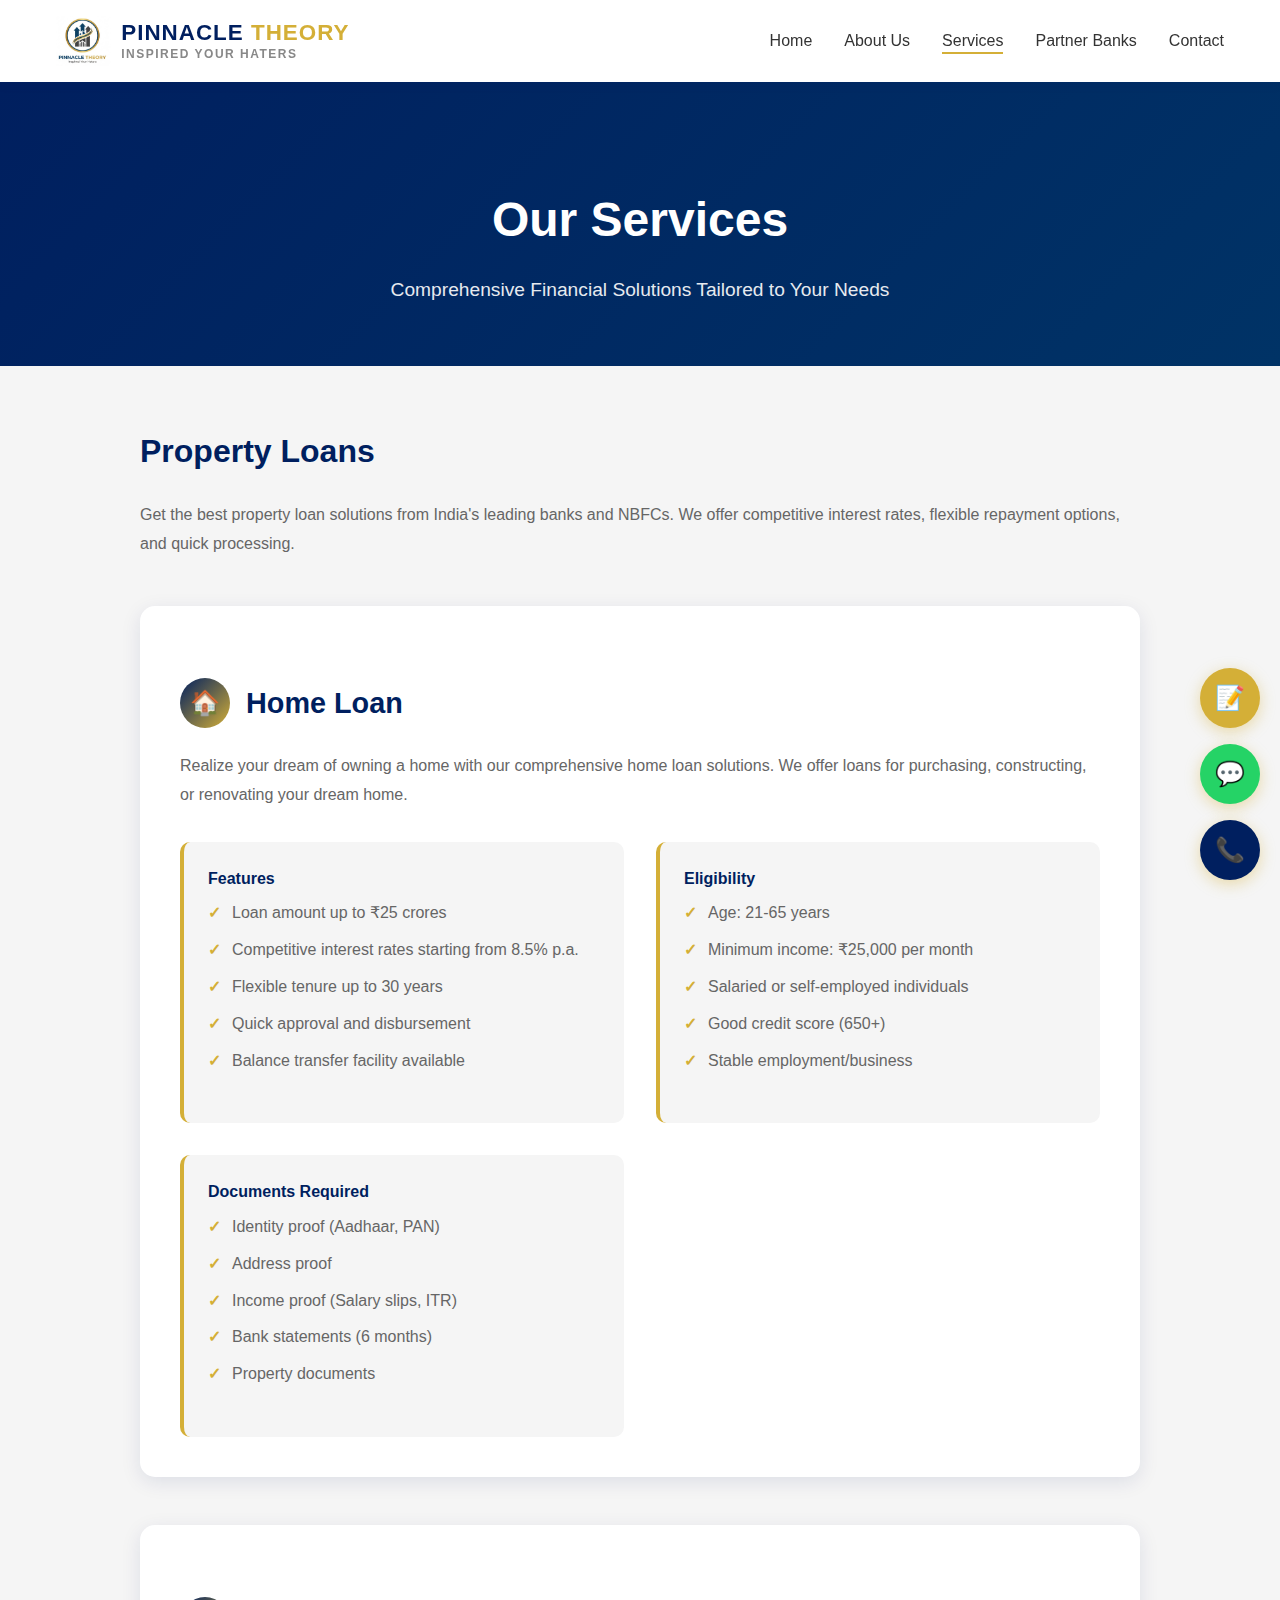
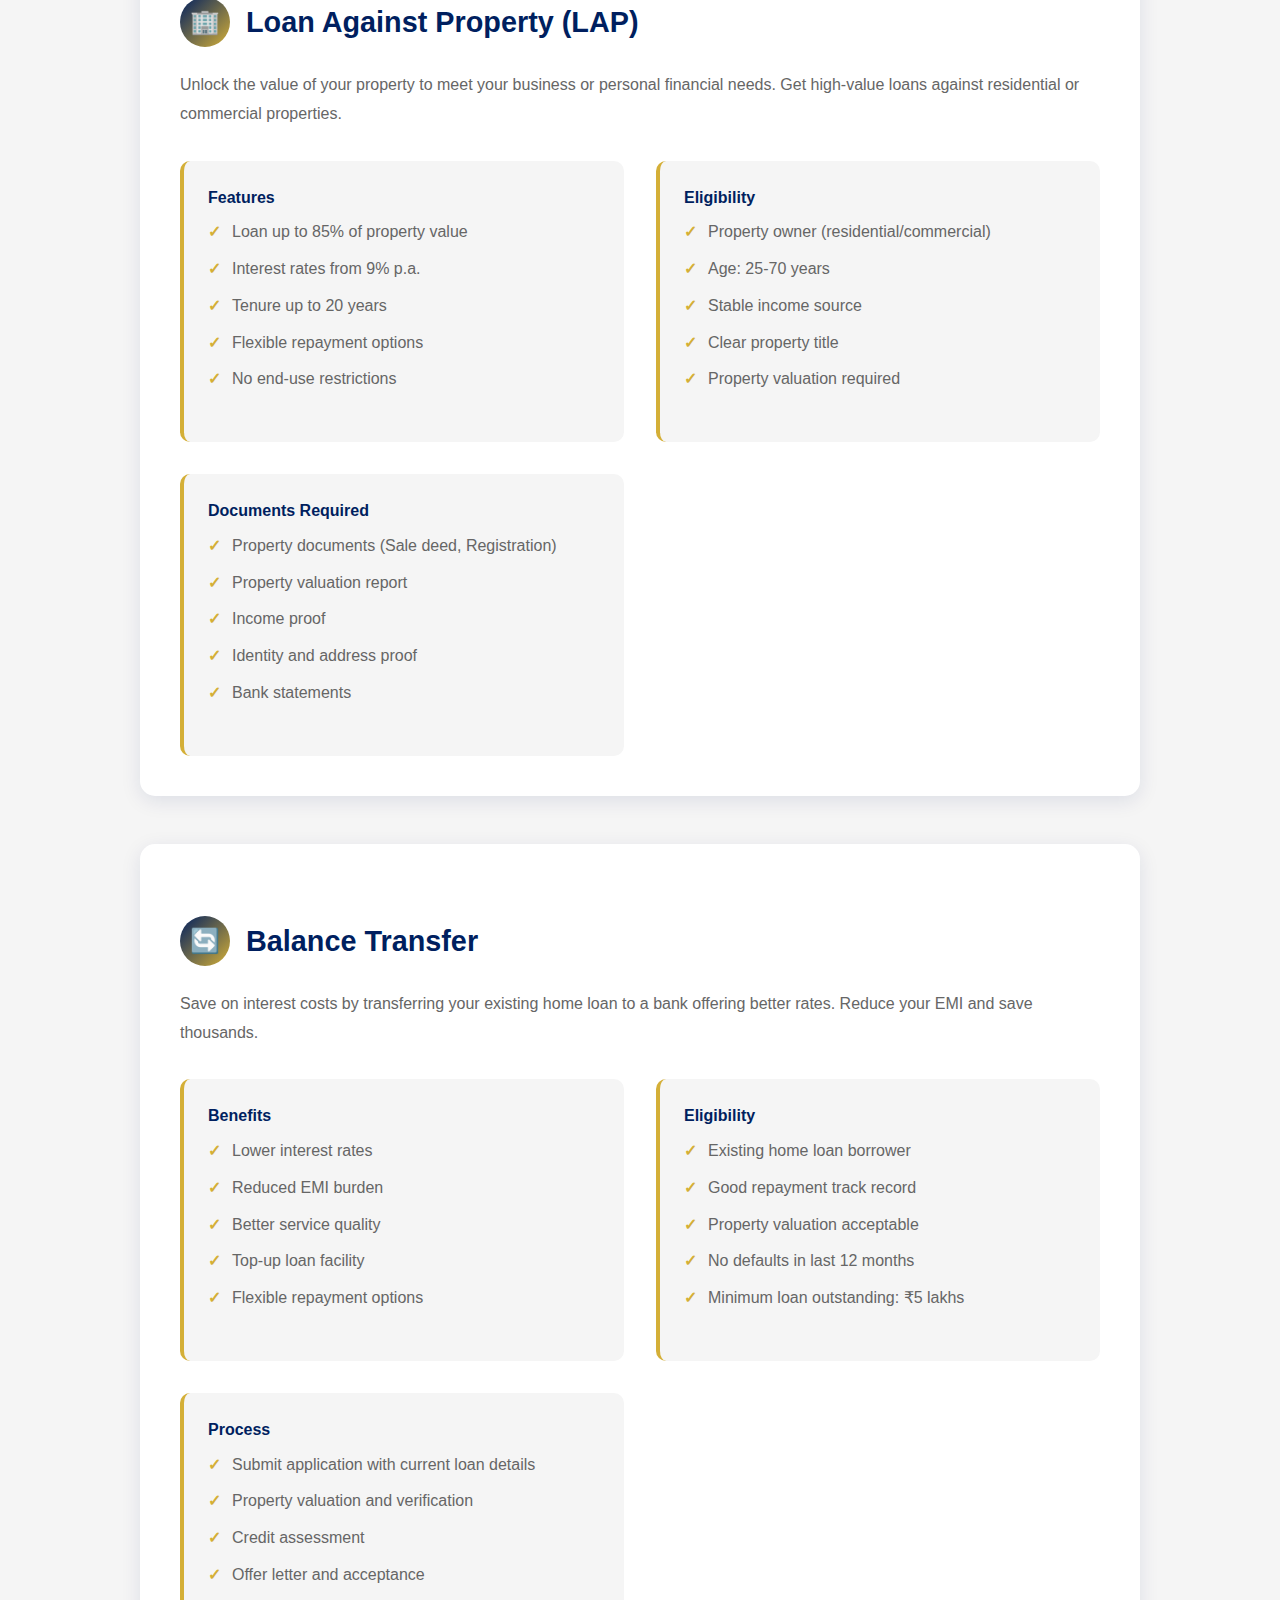
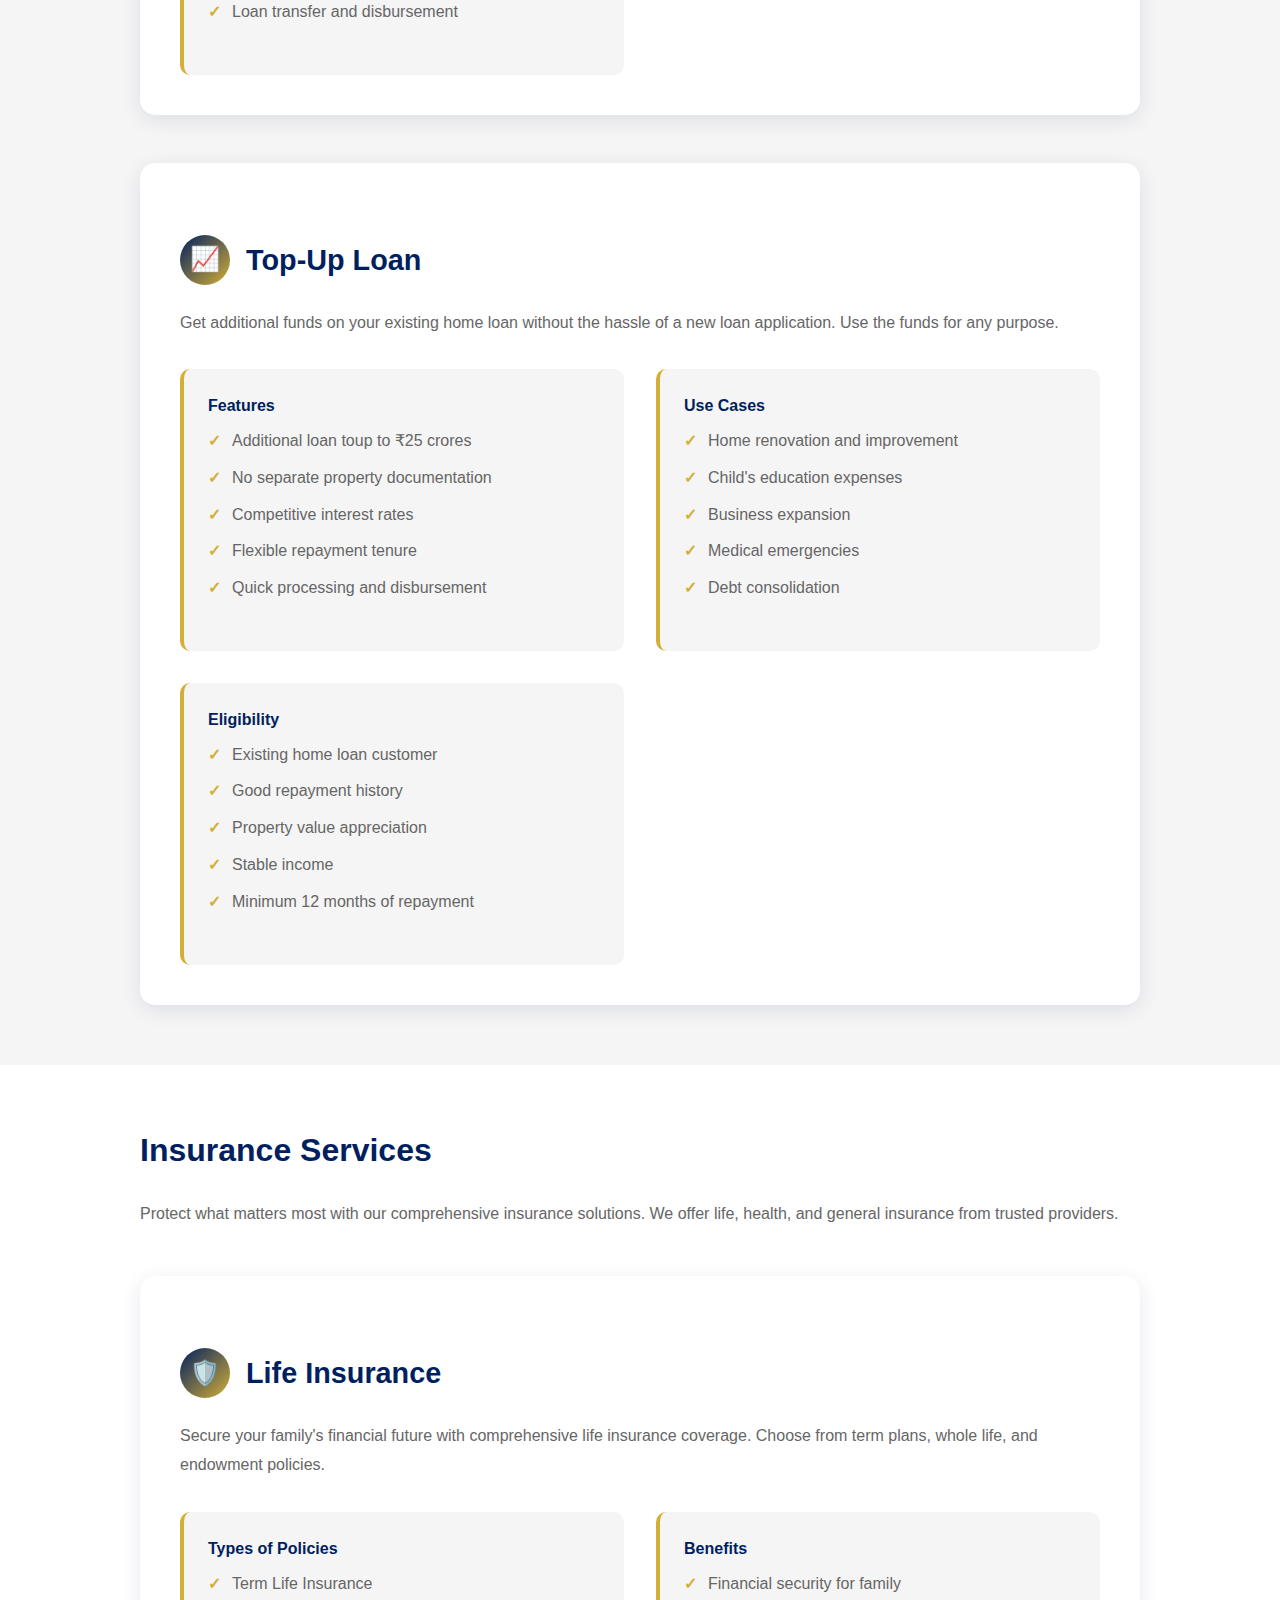
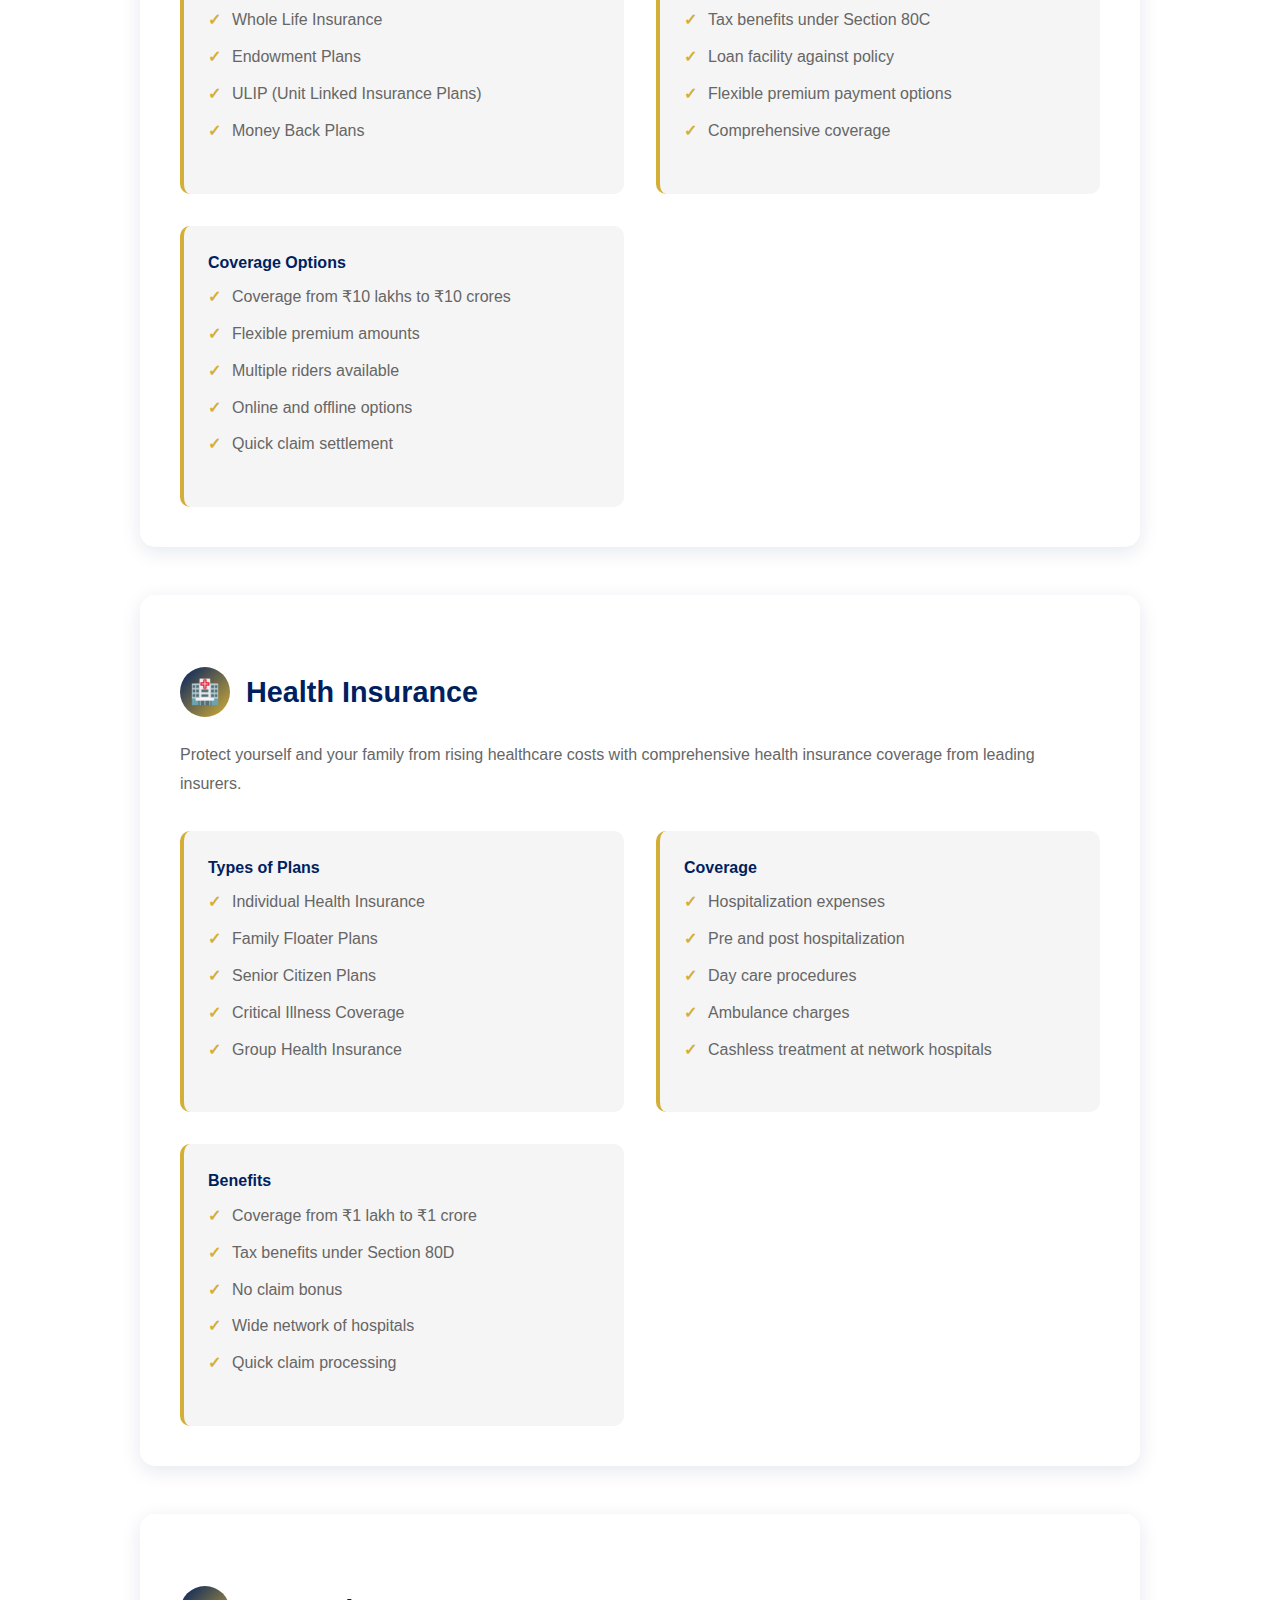
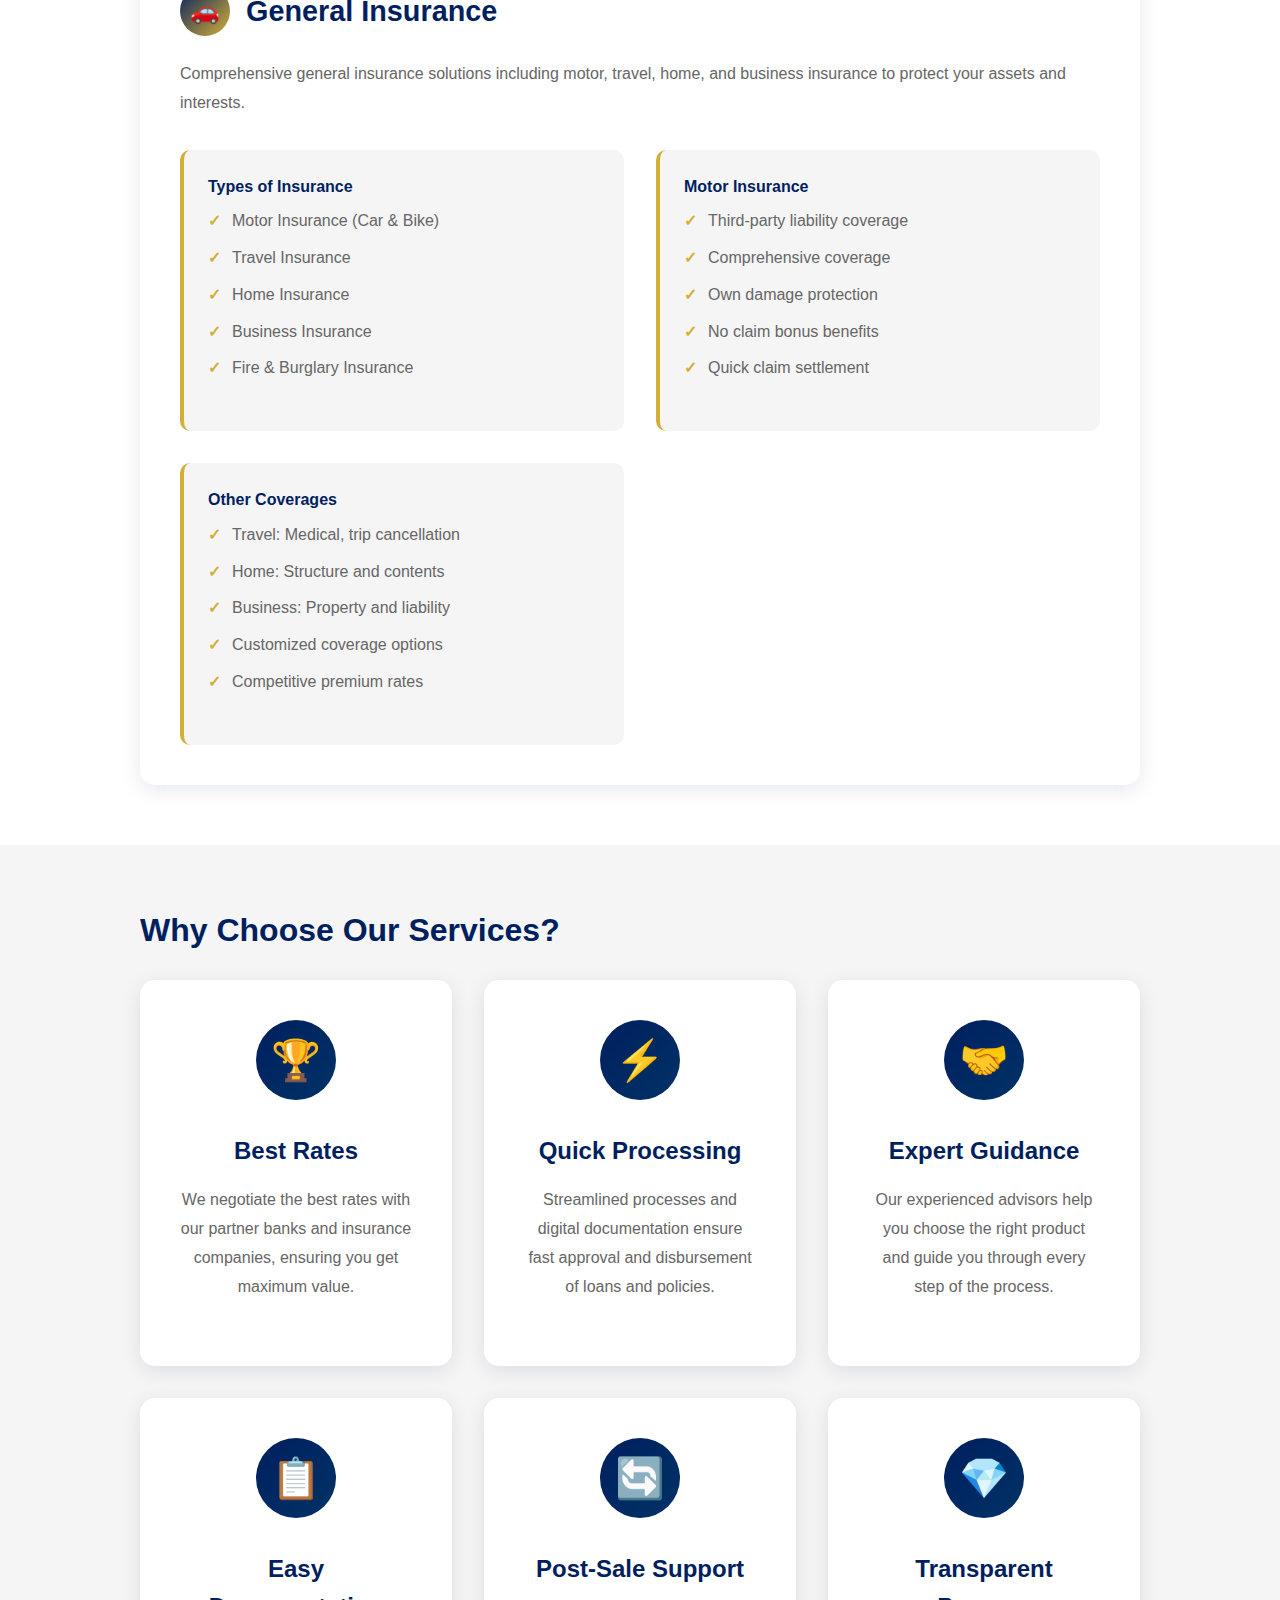
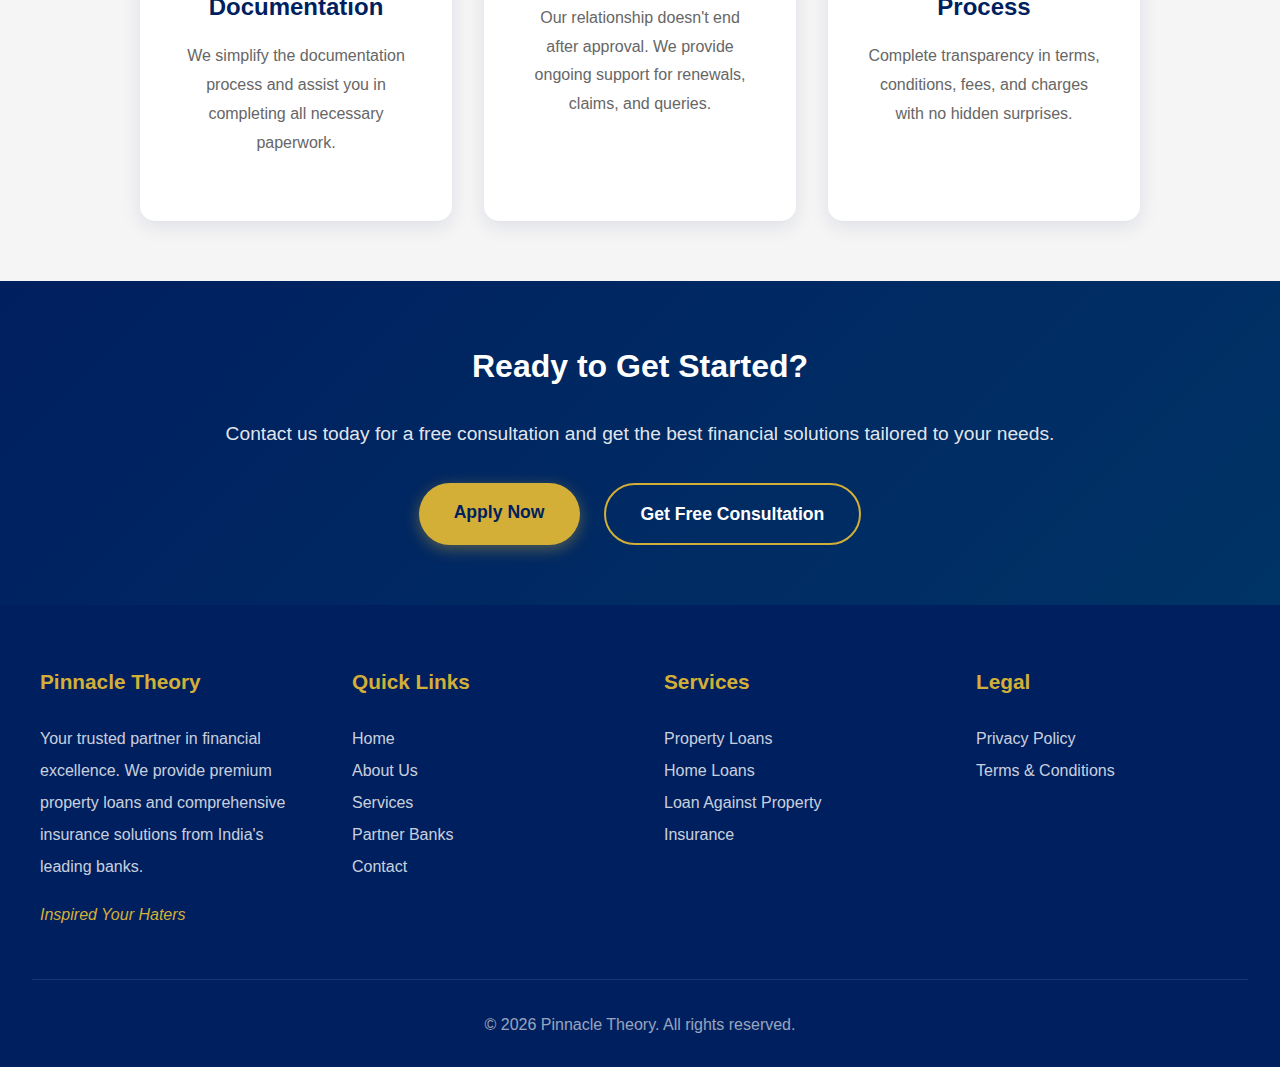
<file: services.html>
<!DOCTYPE html>
<html lang="en">
<head>
    <meta charset="UTF-8">
    <meta name="viewport" content="width=device-width, initial-scale=1.0">
    <meta name="description" content="Comprehensive financial services from Pinnacle Theory - Property Loans, Home Loans, Insurance, and more. Get the best rates from top banks.">
    <title>Services - Pinnacle Theory | Property Loans & Insurance Solutions</title>
    <link rel="stylesheet" href="css/style.css">
</head>
<style>
    .logo-text {
    display: flex;
    flex-direction: column;
    line-height: 1.1;
}

.brand-main {
    font-size: 1.4rem;
    font-weight: 700;
    letter-spacing: 1px;
}

.brand-tagline {
    font-size: 0.75rem;
    color: #888;
    margin-top: 2px;
    letter-spacing: 1.5px;
    text-transform: uppercase;
}

.gold {
    color: var(--gold);
}

</style>
<body>
    <!-- Preloader -->
    <div class="preloader">
        <div class="preloader-content">
            <div class="preloader-logo"></div>
            <div class="preloader-text">PINNACLE THEORY</div>
        </div>
    </div>

    <!-- Header -->
    <header>
        <nav class="navbar">
           <a href="index.html" class="logo">
    <img src="images/logo.png" alt="Pinnacle Theory Logo"
         onerror="this.style.display='none'; this.nextElementSibling.style.display='block';">

    <div class="logo-text">
        <span class="brand-main">
            <span>PINNACLE</span> <span class="gold">THEORY</span>
        </span>
        <span class="brand-tagline">Inspired Your Haters</span>
    </div>
</a>
            <ul class="nav-menu">
                <li><a href="index.html">Home</a></li>
                <li><a href="about.html">About Us</a></li>
                <li><a href="services.html" class="active">Services</a></li>
                <li><a href="partners.html">Partner Banks</a></li>
                <li><a href="contact.html">Contact</a></li>
            </ul>
            <div class="mobile-menu-toggle">
                <span></span>
                <span></span>
                <span></span>
            </div>
        </nav>
    </header>

    <!-- Page Header -->
    <section class="page-header">
        <h1>Our Services</h1>
        <p>Comprehensive Financial Solutions Tailored to Your Needs</p>
    </section>

    <!-- Property Loans Section -->
    <section class="content-section">
        <div class="content-container">
            <h2>Property Loans</h2>
            <p>Get the best property loan solutions from India's leading banks and NBFCs. We offer competitive interest rates, flexible repayment options, and quick processing.</p>
            
            <div class="service-details">
                <!-- Home Loan -->
                <div class="service-detail-card">
                    <h3>
                        <div class="service-detail-icon">🏠</div>
                        Home Loan
                    </h3>
                    <p>Realize your dream of owning a home with our comprehensive home loan solutions. We offer loans for purchasing, constructing, or renovating your dream home.</p>
                    
                    <div class="details-grid">
                        <div class="detail-item">
                            <h4>Features</h4>
                            <ul>
                                <li>Loan amount up to ₹25 crores</li>
                                <li>Competitive interest rates starting from 8.5% p.a.</li>
                                <li>Flexible tenure up to 30 years</li>
                                <li>Quick approval and disbursement</li>
                                <li>Balance transfer facility available</li>
                            </ul>
                        </div>
                        <div class="detail-item">
                            <h4>Eligibility</h4>
                            <ul>
                                <li>Age: 21-65 years</li>
                                <li>Minimum income: ₹25,000 per month</li>
                                <li>Salaried or self-employed individuals</li>
                                <li>Good credit score (650+)</li>
                                <li>Stable employment/business</li>
                            </ul>
                        </div>
                        <div class="detail-item">
                            <h4>Documents Required</h4>
                            <ul>
                                <li>Identity proof (Aadhaar, PAN)</li>
                                <li>Address proof</li>
                                <li>Income proof (Salary slips, ITR)</li>
                                <li>Bank statements (6 months)</li>
                                <li>Property documents</li>
                            </ul>
                        </div>
                    </div>
                </div>

                <!-- Loan Against Property -->
                <div class="service-detail-card">
                    <h3>
                        <div class="service-detail-icon">🏢</div>
                        Loan Against Property (LAP)
                    </h3>
                    <p>Unlock the value of your property to meet your business or personal financial needs. Get high-value loans against residential or commercial properties.</p>
                    
                    <div class="details-grid">
                        <div class="detail-item">
                            <h4>Features</h4>
                            <ul>
                                <li>Loan up to 85% of property value</li>
                                <li>Interest rates from 9% p.a.</li>
                                <li>Tenure up to 20 years</li>
                                <li>Flexible repayment options</li>
                                <li>No end-use restrictions</li>
                            </ul>
                        </div>
                        <div class="detail-item">
                            <h4>Eligibility</h4>
                            <ul>
                                <li>Property owner (residential/commercial)</li>
                                <li>Age: 25-70 years</li>
                                <li>Stable income source</li>
                                <li>Clear property title</li>
                                <li>Property valuation required</li>
                            </ul>
                        </div>
                        <div class="detail-item">
                            <h4>Documents Required</h4>
                            <ul>
                                <li>Property documents (Sale deed, Registration)</li>
                                <li>Property valuation report</li>
                                <li>Income proof</li>
                                <li>Identity and address proof</li>
                                <li>Bank statements</li>
                            </ul>
                        </div>
                    </div>
                </div>

                <!-- Balance Transfer -->
                <div class="service-detail-card">
                    <h3>
                        <div class="service-detail-icon">🔄</div>
                        Balance Transfer
                    </h3>
                    <p>Save on interest costs by transferring your existing home loan to a bank offering better rates. Reduce your EMI and save thousands.</p>
                    
                    <div class="details-grid">
                        <div class="detail-item">
                            <h4>Benefits</h4>
                            <ul>
                                <li>Lower interest rates</li>
                                <li>Reduced EMI burden</li>
                                <li>Better service quality</li>
                                <li>Top-up loan facility</li>
                                <li>Flexible repayment options</li>
                            </ul>
                        </div>
                        <div class="detail-item">
                            <h4>Eligibility</h4>
                            <ul>
                                <li>Existing home loan borrower</li>
                                <li>Good repayment track record</li>
                                <li>Property valuation acceptable</li>
                                <li>No defaults in last 12 months</li>
                                <li>Minimum loan outstanding: ₹5 lakhs</li>
                            </ul>
                        </div>
                        <div class="detail-item">
                            <h4>Process</h4>
                            <ul>
                                <li>Submit application with current loan details</li>
                                <li>Property valuation and verification</li>
                                <li>Credit assessment</li>
                                <li>Offer letter and acceptance</li>
                                <li>Loan transfer and disbursement</li>
                            </ul>
                        </div>
                    </div>
                </div>

                <!-- Top-Up Loan -->
                <div class="service-detail-card">
                    <h3>
                        <div class="service-detail-icon">📈</div>
                        Top-Up Loan
                    </h3>
                    <p>Get additional funds on your existing home loan without the hassle of a new loan application. Use the funds for any purpose.</p>
                    
                    <div class="details-grid">
                        <div class="detail-item">
                            <h4>Features</h4>
                            <ul>
                                <li>Additional loan toup to ₹25 crores</li>
                                <li>No separate property documentation</li>
                                <li>Competitive interest rates</li>
                                <li>Flexible repayment tenure</li>
                                <li>Quick processing and disbursement</li>
                            </ul>
                        </div>
                        <div class="detail-item">
                            <h4>Use Cases</h4>
                            <ul>
                                <li>Home renovation and improvement</li>
                                <li>Child's education expenses</li>
                                <li>Business expansion</li>
                                <li>Medical emergencies</li>
                                <li>Debt consolidation</li>
                            </ul>
                        </div>
                        <div class="detail-item">
                            <h4>Eligibility</h4>
                            <ul>
                                <li>Existing home loan customer</li>
                                <li>Good repayment history</li>
                                <li>Property value appreciation</li>
                                <li>Stable income</li>
                                <li>Minimum 12 months of repayment</li>
                            </ul>
                        </div>
                    </div>
                </div>
            </div>
        </div>
    </section>

    <!-- Insurance Section -->
    <section class="content-section">
        <div class="content-container">
            <h2>Insurance Services</h2>
            <p>Protect what matters most with our comprehensive insurance solutions. We offer life, health, and general insurance from trusted providers.</p>
            
            <div class="service-details">
                <!-- Life Insurance -->
                <div class="service-detail-card">
                    <h3>
                        <div class="service-detail-icon">🛡️</div>
                        Life Insurance
                    </h3>
                    <p>Secure your family's financial future with comprehensive life insurance coverage. Choose from term plans, whole life, and endowment policies.</p>
                    
                    <div class="details-grid">
                        <div class="detail-item">
                            <h4>Types of Policies</h4>
                            <ul>
                                <li>Term Life Insurance</li>
                                <li>Whole Life Insurance</li>
                                <li>Endowment Plans</li>
                                <li>ULIP (Unit Linked Insurance Plans)</li>
                                <li>Money Back Plans</li>
                            </ul>
                        </div>
                        <div class="detail-item">
                            <h4>Benefits</h4>
                            <ul>
                                <li>Financial security for family</li>
                                <li>Tax benefits under Section 80C</li>
                                <li>Loan facility against policy</li>
                                <li>Flexible premium payment options</li>
                                <li>Comprehensive coverage</li>
                            </ul>
                        </div>
                        <div class="detail-item">
                            <h4>Coverage Options</h4>
                            <ul>
                                <li>Coverage from ₹10 lakhs to ₹10 crores</li>
                                <li>Flexible premium amounts</li>
                                <li>Multiple riders available</li>
                                <li>Online and offline options</li>
                                <li>Quick claim settlement</li>
                            </ul>
                        </div>
                    </div>
                </div>

                <!-- Health Insurance -->
                <div class="service-detail-card">
                    <h3>
                        <div class="service-detail-icon">🏥</div>
                        Health Insurance
                    </h3>
                    <p>Protect yourself and your family from rising healthcare costs with comprehensive health insurance coverage from leading insurers.</p>
                    
                    <div class="details-grid">
                        <div class="detail-item">
                            <h4>Types of Plans</h4>
                            <ul>
                                <li>Individual Health Insurance</li>
                                <li>Family Floater Plans</li>
                                <li>Senior Citizen Plans</li>
                                <li>Critical Illness Coverage</li>
                                <li>Group Health Insurance</li>
                            </ul>
                        </div>
                        <div class="detail-item">
                            <h4>Coverage</h4>
                            <ul>
                                <li>Hospitalization expenses</li>
                                <li>Pre and post hospitalization</li>
                                <li>Day care procedures</li>
                                <li>Ambulance charges</li>
                                <li>Cashless treatment at network hospitals</li>
                            </ul>
                        </div>
                        <div class="detail-item">
                            <h4>Benefits</h4>
                            <ul>
                                <li>Coverage from ₹1 lakh to ₹1 crore</li>
                                <li>Tax benefits under Section 80D</li>
                                <li>No claim bonus</li>
                                <li>Wide network of hospitals</li>
                                <li>Quick claim processing</li>
                            </ul>
                        </div>
                    </div>
                </div>

                <!-- General Insurance -->
                <div class="service-detail-card">
                    <h3>
                        <div class="service-detail-icon">🚗</div>
                        General Insurance
                    </h3>
                    <p>Comprehensive general insurance solutions including motor, travel, home, and business insurance to protect your assets and interests.</p>
                    
                    <div class="details-grid">
                        <div class="detail-item">
                            <h4>Types of Insurance</h4>
                            <ul>
                                <li>Motor Insurance (Car & Bike)</li>
                                <li>Travel Insurance</li>
                                <li>Home Insurance</li>
                                <li>Business Insurance</li>
                                <li>Fire & Burglary Insurance</li>
                            </ul>
                        </div>
                        <div class="detail-item">
                            <h4>Motor Insurance</h4>
                            <ul>
                                <li>Third-party liability coverage</li>
                                <li>Comprehensive coverage</li>
                                <li>Own damage protection</li>
                                <li>No claim bonus benefits</li>
                                <li>Quick claim settlement</li>
                            </ul>
                        </div>
                        <div class="detail-item">
                            <h4>Other Coverages</h4>
                            <ul>
                                <li>Travel: Medical, trip cancellation</li>
                                <li>Home: Structure and contents</li>
                                <li>Business: Property and liability</li>
                                <li>Customized coverage options</li>
                                <li>Competitive premium rates</li>
                            </ul>
                        </div>
                    </div>
                </div>
            </div>
        </div>
    </section>

    <!-- Why Choose Our Services -->
    <section class="content-section">
        <div class="content-container">
            <h2>Why Choose Our Services?</h2>
            <div class="features-grid">
                <div class="feature-card">
                    <div class="feature-icon">🏆</div>
                    <h3>Best Rates</h3>
                    <p>We negotiate the best rates with our partner banks and insurance companies, ensuring you get maximum value.</p>
                </div>
                <div class="feature-card">
                    <div class="feature-icon">⚡</div>
                    <h3>Quick Processing</h3>
                    <p>Streamlined processes and digital documentation ensure fast approval and disbursement of loans and policies.</p>
                </div>
                <div class="feature-card">
                    <div class="feature-icon">🤝</div>
                    <h3>Expert Guidance</h3>
                    <p>Our experienced advisors help you choose the right product and guide you through every step of the process.</p>
                </div>
                <div class="feature-card">
                    <div class="feature-icon">📋</div>
                    <h3>Easy Documentation</h3>
                    <p>We simplify the documentation process and assist you in completing all necessary paperwork.</p>
                </div>
                <div class="feature-card">
                    <div class="feature-icon">🔄</div>
                    <h3>Post-Sale Support</h3>
                    <p>Our relationship doesn't end after approval. We provide ongoing support for renewals, claims, and queries.</p>
                </div>
                <div class="feature-card">
                    <div class="feature-icon">💎</div>
                    <h3>Transparent Process</h3>
                    <p>Complete transparency in terms, conditions, fees, and charges with no hidden surprises.</p>
                </div>
            </div>
        </div>
    </section>

    <!-- CTA Section -->
    <section class="content-section" style="background: linear-gradient(135deg, var(--primary-blue) 0%, var(--deep-blue) 100%); color: var(--white);">
        <div class="content-container" style="text-align: center;">
            <h2 style="color: var(--white);">Ready to Get Started?</h2>
            <p style="color: rgba(255,255,255,0.9); font-size: 1.2rem; margin-bottom: 2rem;">
                Contact us today for a free consultation and get the best financial solutions tailored to your needs.
            </p>
            <div style="display: flex; gap: 1.5rem; justify-content: center; flex-wrap: wrap;">
                <a href="contact.html" class="btn btn-primary">Apply Now</a>
                <a href="contact.html" class="btn btn-secondary">Get Free Consultation</a>
            </div>
        </div>
    </section>

    <!-- Footer -->
    <footer>
        <div class="footer-content">
            <div class="footer-section">
                <h3>Pinnacle Theory</h3>
                <p>Your trusted partner in financial excellence. We provide premium property loans and comprehensive insurance solutions from India's leading banks.</p>
                <p style="margin-top: 1rem; font-style: italic; color: var(--gold);">Inspired Your Haters</p>
            </div>
            <div class="footer-section">
                <h3>Quick Links</h3>
                <ul>
                    <li><a href="index.html">Home</a></li>
                    <li><a href="about.html">About Us</a></li>
                    <li><a href="services.html">Services</a></li>
                    <li><a href="partners.html">Partner Banks</a></li>
                    <li><a href="contact.html">Contact</a></li>
                </ul>
            </div>
            <div class="footer-section">
                <h3>Services</h3>
                <ul>
                    <li><a href="services.html">Property Loans</a></li>
                    <li><a href="services.html">Home Loans</a></li>
                    <li><a href="services.html">Loan Against Property</a></li>
                    <li><a href="services.html">Insurance</a></li>
                </ul>
            </div>
            <div class="footer-section">
                <h3>Legal</h3>
                <ul>
                    <li><a href="privacy.html">Privacy Policy</a></li>
                    <li><a href="terms.html">Terms & Conditions</a></li>
                </ul>
            </div>
        </div>
        <div class="footer-bottom">
            <p>&copy; 2026 Pinnacle Theory. All rights reserved.</p>
        </div>
    </footer>

    <!-- Sticky CTA Buttons -->
    <div class="sticky-cta">
        <a href="contact.html" class="sticky-btn" title="Apply Now">📝</a>
        <a href="#" class="sticky-btn whatsapp" onclick="openWhatsApp(); return false;" title="WhatsApp">💬</a>
        <a href="#" class="sticky-btn call" onclick="makeCall(); return false;" title="Call Us">📞</a>
    </div>

    <script src="js/script.js"></script>
</body>
</html>
</file>
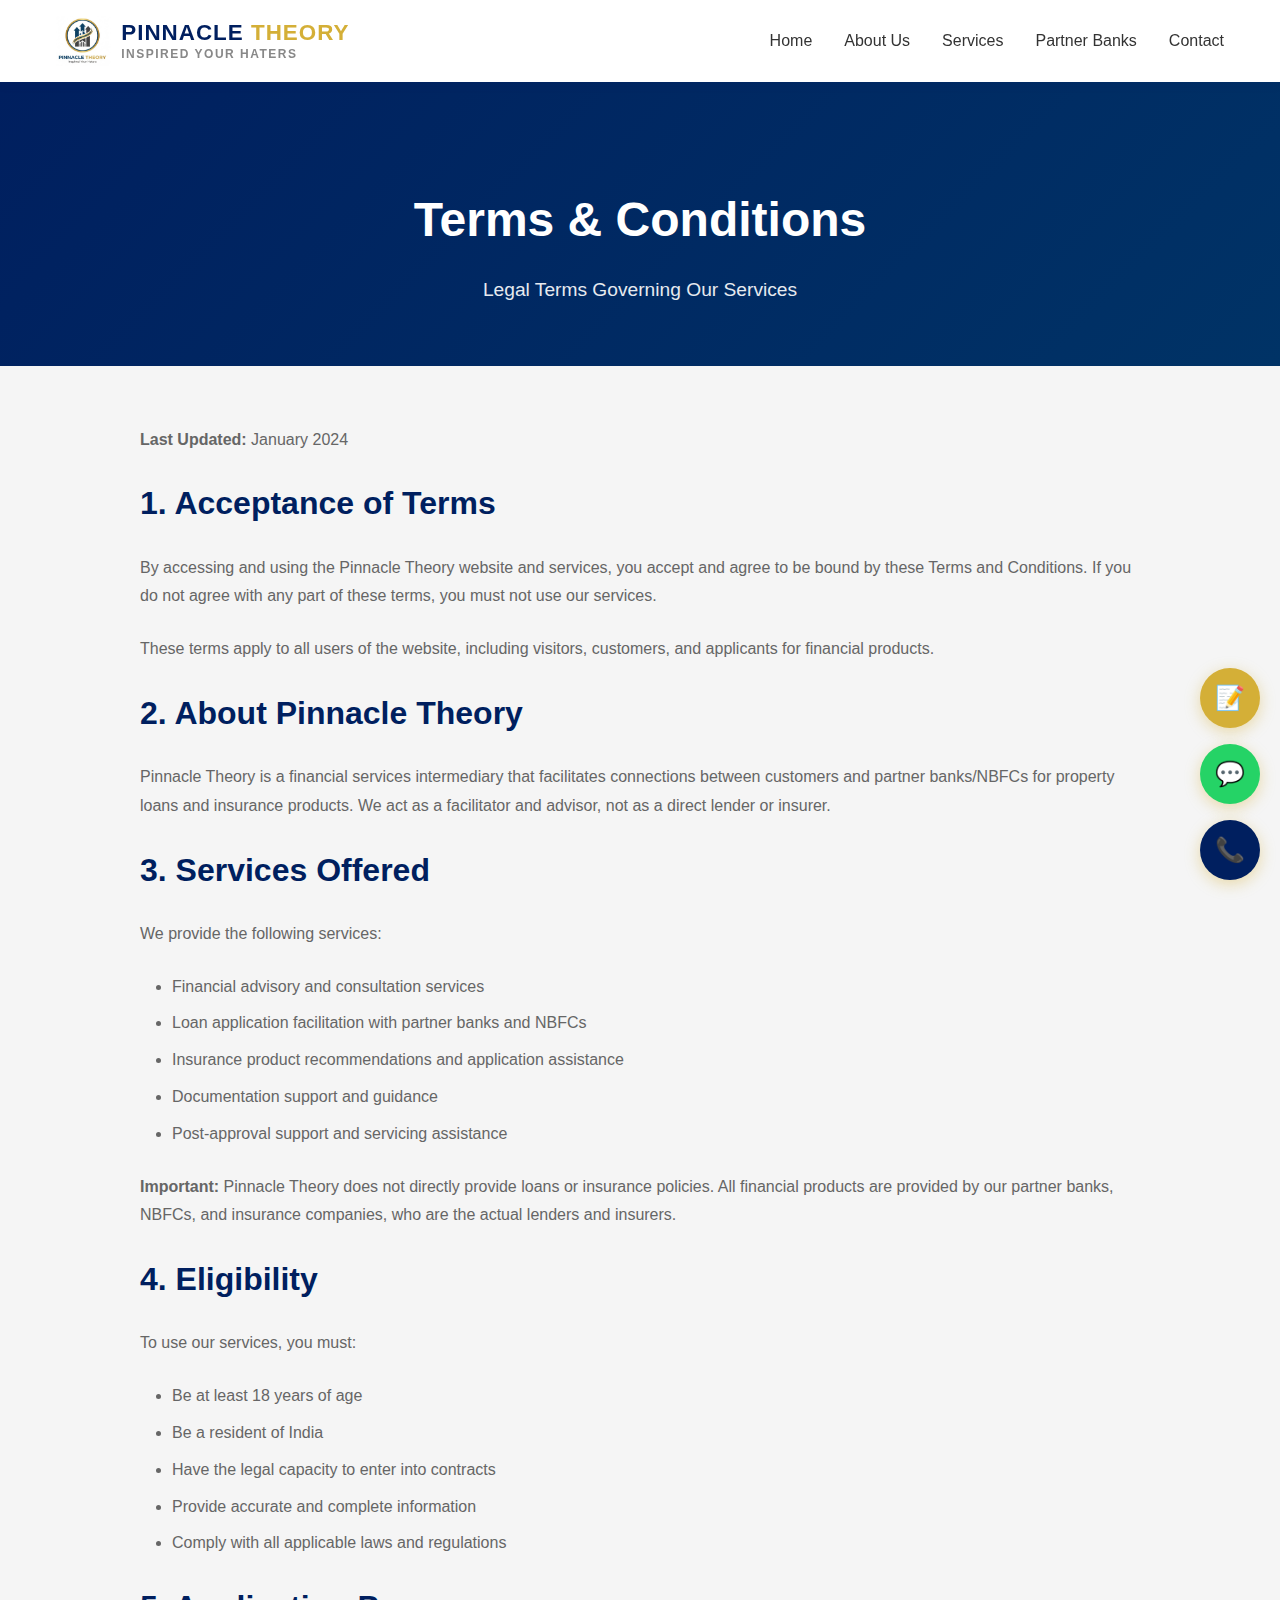
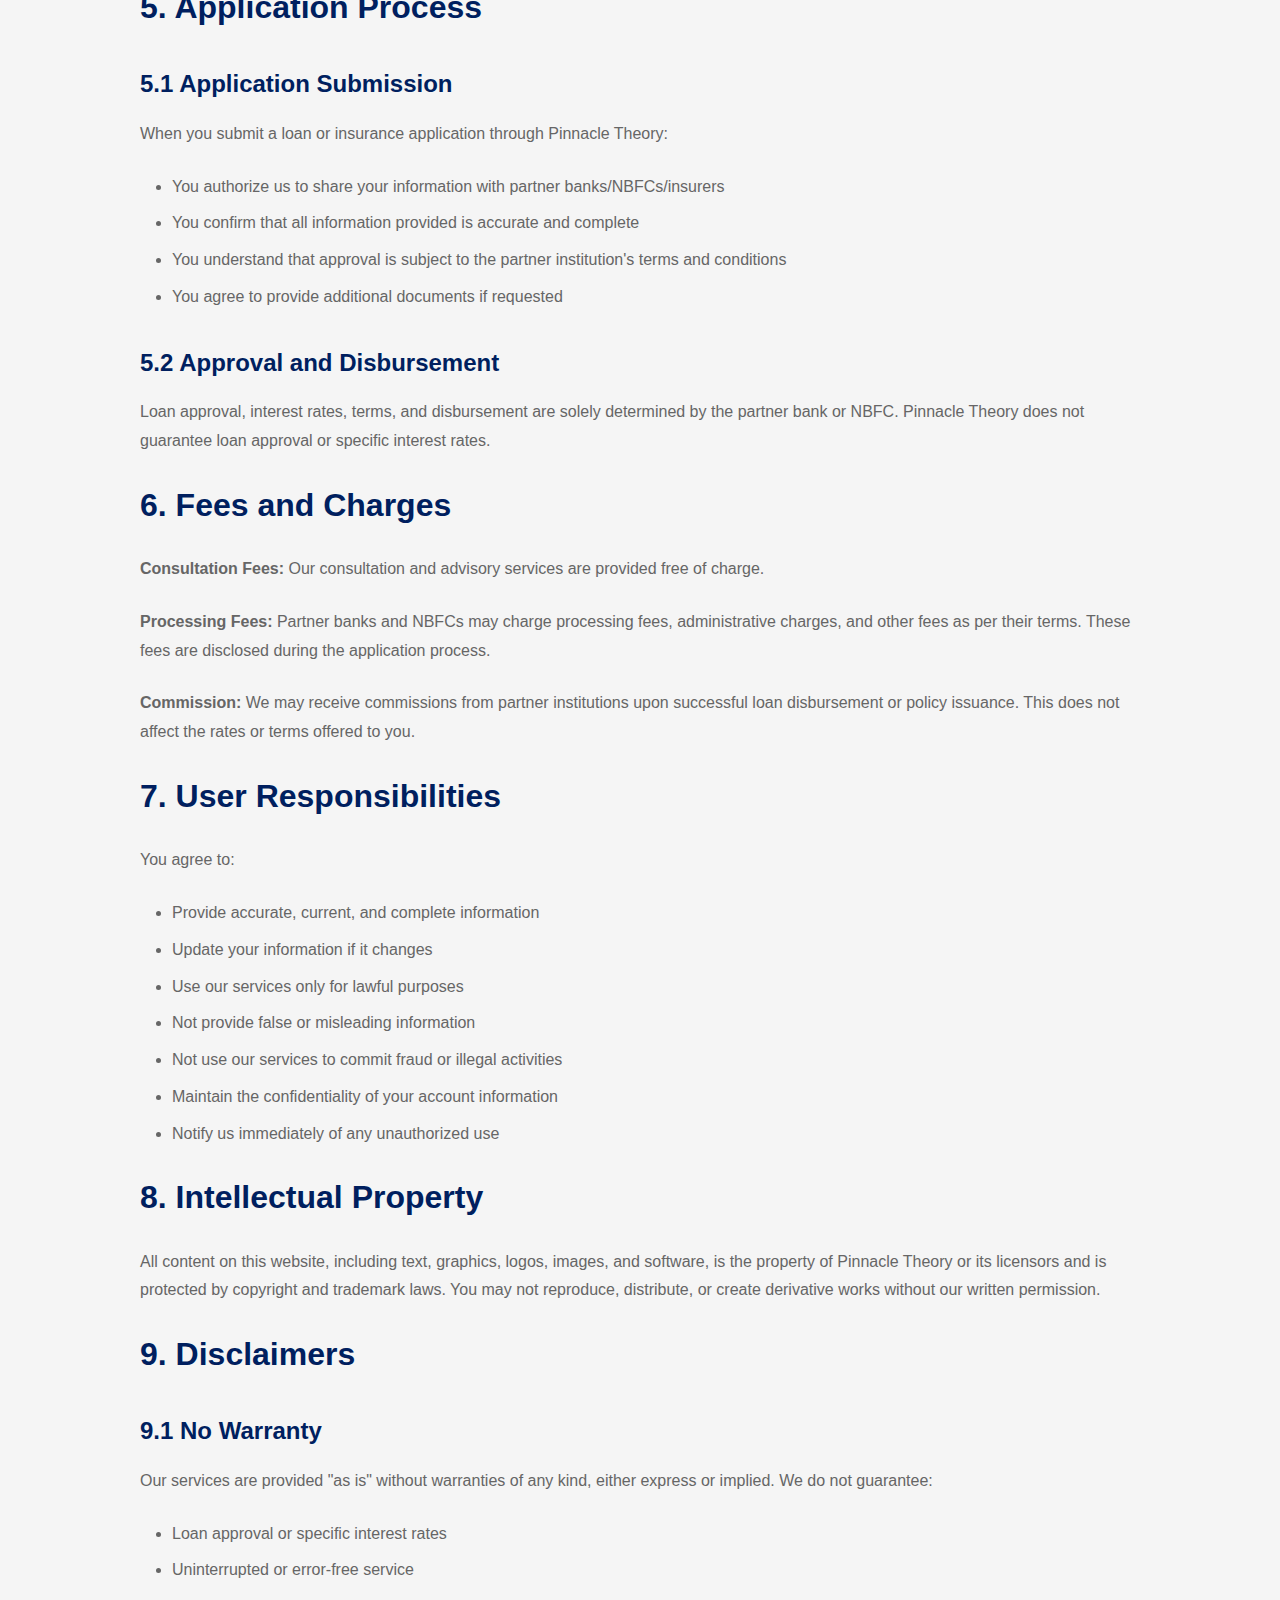
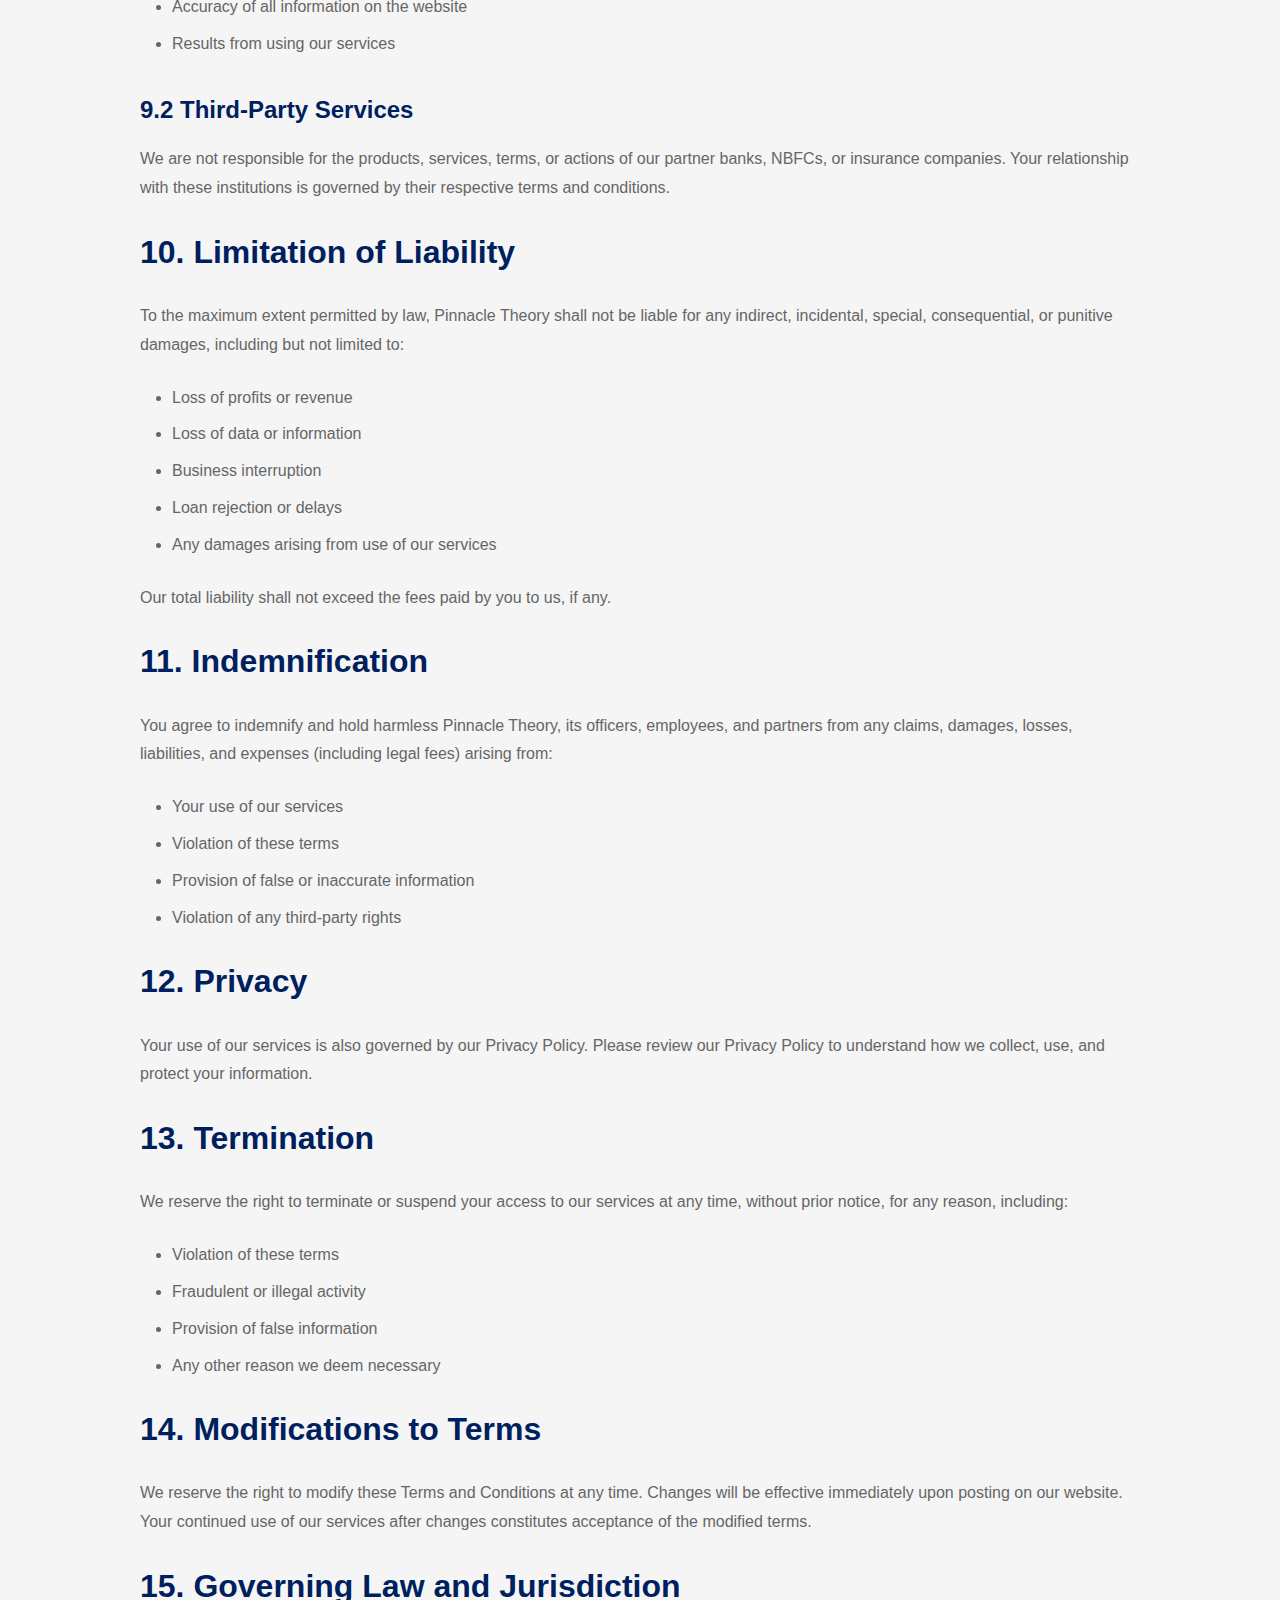
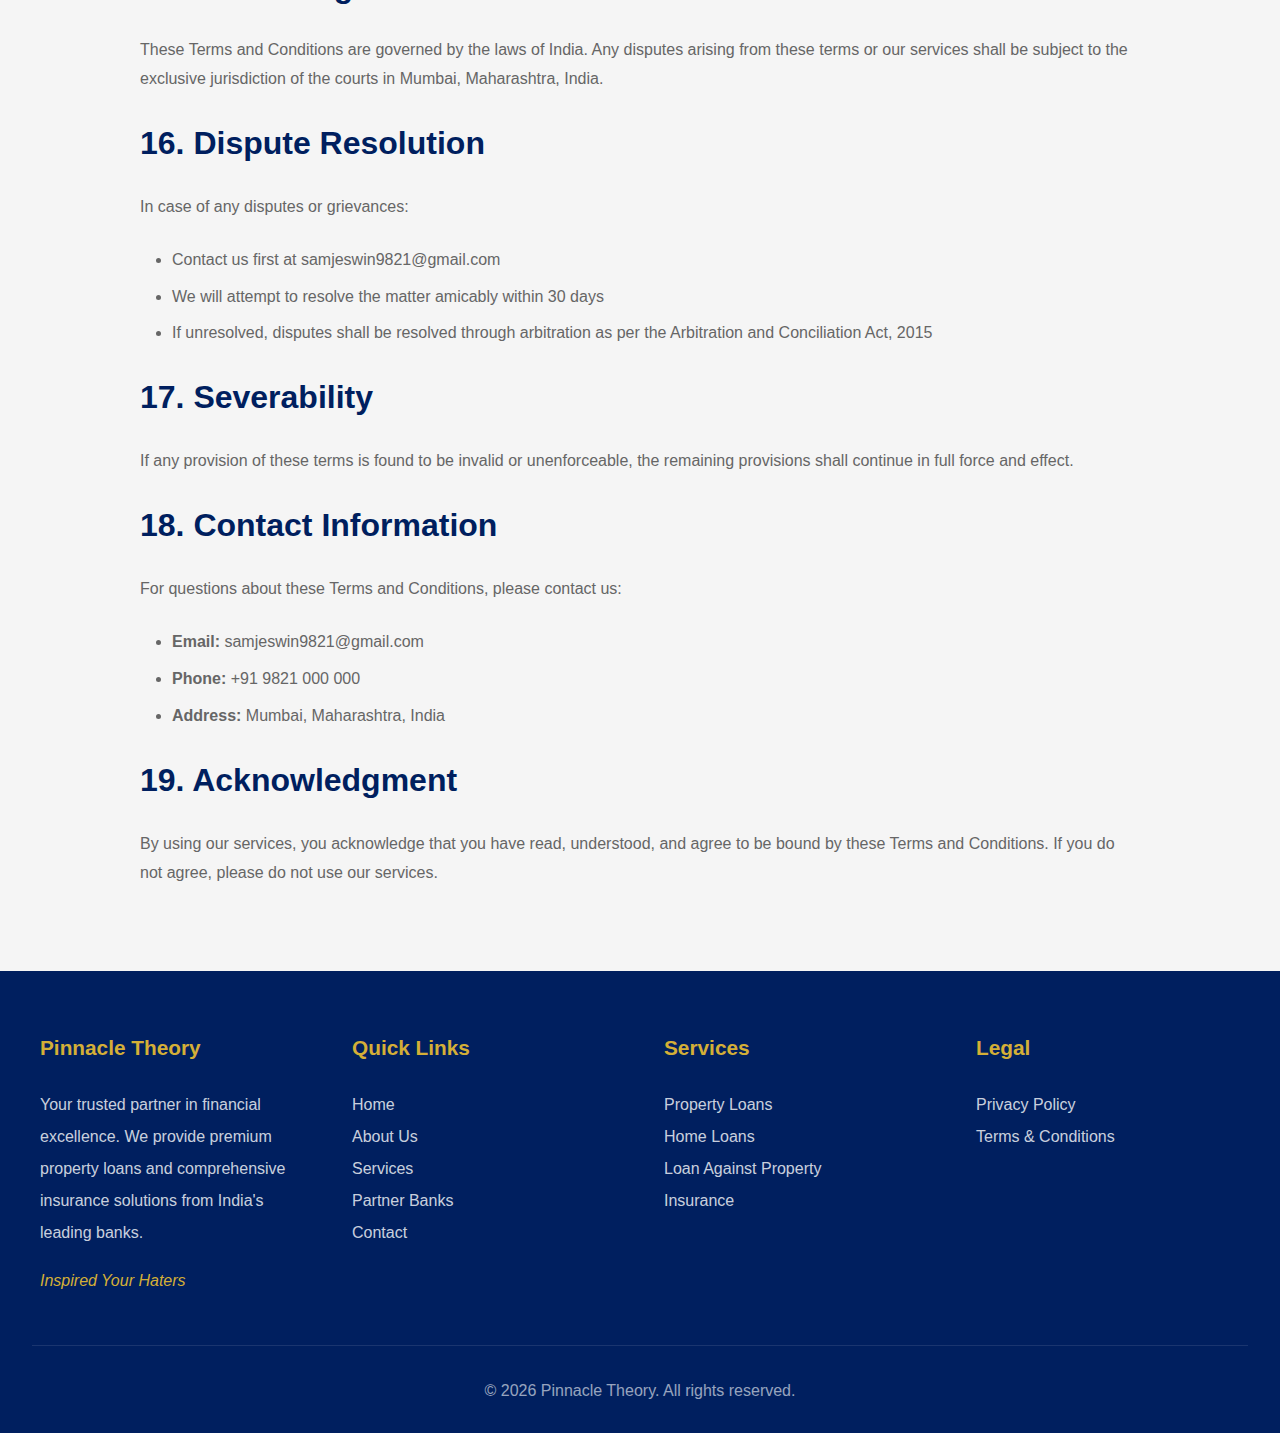
<file: terms.html>
<!DOCTYPE html>
<html lang="en">
<head>
    <meta charset="UTF-8">
    <meta name="viewport" content="width=device-width, initial-scale=1.0">
    <meta name="description" content="Terms and Conditions of Pinnacle Theory - Legal terms governing the use of our services.">
    <title>Terms & Conditions - Pinnacle Theory</title>
    <link rel="stylesheet" href="css/style.css">
</head>
<style>
    .logo-text {
    display: flex;
    flex-direction: column;
    line-height: 1.1;
}

.brand-main {
    font-size: 1.4rem;
    font-weight: 700;
    letter-spacing: 1px;
}

.brand-tagline {
    font-size: 0.75rem;
    color: #888;
    margin-top: 2px;
    letter-spacing: 1.5px;
    text-transform: uppercase;
}

.gold {
    color: var(--gold);
}

</style>
<body>
    <!-- Preloader -->
    <div class="preloader">
        <div class="preloader-content">
            <div class="preloader-logo"></div>
            <div class="preloader-text">PINNACLE THEORY</div>
        </div>
    </div>

    <!-- Header -->
    <header>
        <nav class="navbar">
           <a href="index.html" class="logo">
    <img src="images/logo.png" alt="Pinnacle Theory Logo"
         onerror="this.style.display='none'; this.nextElementSibling.style.display='block';">

    <div class="logo-text">
        <span class="brand-main">
            <span>PINNACLE</span> <span class="gold">THEORY</span>
        </span>
        <span class="brand-tagline">Inspired Your Haters</span>
    </div>
</a>
            <ul class="nav-menu">
                <li><a href="index.html">Home</a></li>
                <li><a href="about.html">About Us</a></li>
                <li><a href="services.html">Services</a></li>
                <li><a href="partners.html">Partner Banks</a></li>
                <li><a href="contact.html">Contact</a></li>
            </ul>
            <div class="mobile-menu-toggle">
                <span></span>
                <span></span>
                <span></span>
            </div>
        </nav>
    </header>

    <!-- Page Header -->
    <section class="page-header">
        <h1>Terms & Conditions</h1>
        <p>Legal Terms Governing Our Services</p>
    </section>

    <!-- Terms Content -->
    <section class="content-section">
        <div class="content-container">
            <p><strong>Last Updated:</strong> January 2024</p>
            
            <h2>1. Acceptance of Terms</h2>
            <p>
                By accessing and using the Pinnacle Theory website and services, you accept and agree to be bound by these Terms and Conditions. If you do not agree with any part of these terms, you must not use our services.
            </p>
            <p>
                These terms apply to all users of the website, including visitors, customers, and applicants for financial products.
            </p>

            <h2>2. About Pinnacle Theory</h2>
            <p>
                Pinnacle Theory is a financial services intermediary that facilitates connections between customers and partner banks/NBFCs for property loans and insurance products. We act as a facilitator and advisor, not as a direct lender or insurer.
            </p>

            <h2>3. Services Offered</h2>
            <p>We provide the following services:</p>
            <ul>
                <li>Financial advisory and consultation services</li>
                <li>Loan application facilitation with partner banks and NBFCs</li>
                <li>Insurance product recommendations and application assistance</li>
                <li>Documentation support and guidance</li>
                <li>Post-approval support and servicing assistance</li>
            </ul>
            <p>
                <strong>Important:</strong> Pinnacle Theory does not directly provide loans or insurance policies. All financial products are provided by our partner banks, NBFCs, and insurance companies, who are the actual lenders and insurers.
            </p>

            <h2>4. Eligibility</h2>
            <p>To use our services, you must:</p>
            <ul>
                <li>Be at least 18 years of age</li>
                <li>Be a resident of India</li>
                <li>Have the legal capacity to enter into contracts</li>
                <li>Provide accurate and complete information</li>
                <li>Comply with all applicable laws and regulations</li>
            </ul>

            <h2>5. Application Process</h2>
            <h3>5.1 Application Submission</h3>
            <p>
                When you submit a loan or insurance application through Pinnacle Theory:
            </p>
            <ul>
                <li>You authorize us to share your information with partner banks/NBFCs/insurers</li>
                <li>You confirm that all information provided is accurate and complete</li>
                <li>You understand that approval is subject to the partner institution's terms and conditions</li>
                <li>You agree to provide additional documents if requested</li>
            </ul>

            <h3>5.2 Approval and Disbursement</h3>
            <p>
                Loan approval, interest rates, terms, and disbursement are solely determined by the partner bank or NBFC. Pinnacle Theory does not guarantee loan approval or specific interest rates.
            </p>

            <h2>6. Fees and Charges</h2>
            <p>
                <strong>Consultation Fees:</strong> Our consultation and advisory services are provided free of charge.
            </p>
            <p>
                <strong>Processing Fees:</strong> Partner banks and NBFCs may charge processing fees, administrative charges, and other fees as per their terms. These fees are disclosed during the application process.
            </p>
            <p>
                <strong>Commission:</strong> We may receive commissions from partner institutions upon successful loan disbursement or policy issuance. This does not affect the rates or terms offered to you.
            </p>

            <h2>7. User Responsibilities</h2>
            <p>You agree to:</p>
            <ul>
                <li>Provide accurate, current, and complete information</li>
                <li>Update your information if it changes</li>
                <li>Use our services only for lawful purposes</li>
                <li>Not provide false or misleading information</li>
                <li>Not use our services to commit fraud or illegal activities</li>
                <li>Maintain the confidentiality of your account information</li>
                <li>Notify us immediately of any unauthorized use</li>
            </ul>

            <h2>8. Intellectual Property</h2>
            <p>
                All content on this website, including text, graphics, logos, images, and software, is the property of Pinnacle Theory or its licensors and is protected by copyright and trademark laws. You may not reproduce, distribute, or create derivative works without our written permission.
            </p>

            <h2>9. Disclaimers</h2>
            <h3>9.1 No Warranty</h3>
            <p>
                Our services are provided "as is" without warranties of any kind, either express or implied. We do not guarantee:
            </p>
            <ul>
                <li>Loan approval or specific interest rates</li>
                <li>Uninterrupted or error-free service</li>
                <li>Accuracy of all information on the website</li>
                <li>Results from using our services</li>
            </ul>

            <h3>9.2 Third-Party Services</h3>
            <p>
                We are not responsible for the products, services, terms, or actions of our partner banks, NBFCs, or insurance companies. Your relationship with these institutions is governed by their respective terms and conditions.
            </p>

            <h2>10. Limitation of Liability</h2>
            <p>
                To the maximum extent permitted by law, Pinnacle Theory shall not be liable for any indirect, incidental, special, consequential, or punitive damages, including but not limited to:
            </p>
            <ul>
                <li>Loss of profits or revenue</li>
                <li>Loss of data or information</li>
                <li>Business interruption</li>
                <li>Loan rejection or delays</li>
                <li>Any damages arising from use of our services</li>
            </ul>
            <p>
                Our total liability shall not exceed the fees paid by you to us, if any.
            </p>

            <h2>11. Indemnification</h2>
            <p>
                You agree to indemnify and hold harmless Pinnacle Theory, its officers, employees, and partners from any claims, damages, losses, liabilities, and expenses (including legal fees) arising from:
            </p>
            <ul>
                <li>Your use of our services</li>
                <li>Violation of these terms</li>
                <li>Provision of false or inaccurate information</li>
                <li>Violation of any third-party rights</li>
            </ul>

            <h2>12. Privacy</h2>
            <p>
                Your use of our services is also governed by our Privacy Policy. Please review our Privacy Policy to understand how we collect, use, and protect your information.
            </p>

            <h2>13. Termination</h2>
            <p>
                We reserve the right to terminate or suspend your access to our services at any time, without prior notice, for any reason, including:
            </p>
            <ul>
                <li>Violation of these terms</li>
                <li>Fraudulent or illegal activity</li>
                <li>Provision of false information</li>
                <li>Any other reason we deem necessary</li>
            </ul>

            <h2>14. Modifications to Terms</h2>
            <p>
                We reserve the right to modify these Terms and Conditions at any time. Changes will be effective immediately upon posting on our website. Your continued use of our services after changes constitutes acceptance of the modified terms.
            </p>

            <h2>15. Governing Law and Jurisdiction</h2>
            <p>
                These Terms and Conditions are governed by the laws of India. Any disputes arising from these terms or our services shall be subject to the exclusive jurisdiction of the courts in Mumbai, Maharashtra, India.
            </p>

            <h2>16. Dispute Resolution</h2>
            <p>
                In case of any disputes or grievances:
            </p>
            <ul>
                <li>Contact us first at samjeswin9821@gmail.com</li>
                <li>We will attempt to resolve the matter amicably within 30 days</li>
                <li>If unresolved, disputes shall be resolved through arbitration as per the Arbitration and Conciliation Act, 2015</li>
            </ul>

            <h2>17. Severability</h2>
            <p>
                If any provision of these terms is found to be invalid or unenforceable, the remaining provisions shall continue in full force and effect.
            </p>

            <h2>18. Contact Information</h2>
            <p>For questions about these Terms and Conditions, please contact us:</p>
            <ul>
                <li><strong>Email:</strong> samjeswin9821@gmail.com</li>
                <li><strong>Phone:</strong> +91 9821 000 000</li>
                <li><strong>Address:</strong> Mumbai, Maharashtra, India</li>
            </ul>

            <h2>19. Acknowledgment</h2>
            <p>
                By using our services, you acknowledge that you have read, understood, and agree to be bound by these Terms and Conditions. If you do not agree, please do not use our services.
            </p>
        </div>
    </section>

    <!-- Footer -->
    <footer>
        <div class="footer-content">
            <div class="footer-section">
                <h3>Pinnacle Theory</h3>
                <p>Your trusted partner in financial excellence. We provide premium property loans and comprehensive insurance solutions from India's leading banks.</p>
                <p style="margin-top: 1rem; font-style: italic; color: var(--gold);">Inspired Your Haters</p>
            </div>
            <div class="footer-section">
                <h3>Quick Links</h3>
                <ul>
                    <li><a href="index.html">Home</a></li>
                    <li><a href="about.html">About Us</a></li>
                    <li><a href="services.html">Services</a></li>
                    <li><a href="partners.html">Partner Banks</a></li>
                    <li><a href="contact.html">Contact</a></li>
                </ul>
            </div>
            <div class="footer-section">
                <h3>Services</h3>
                <ul>
                    <li><a href="services.html">Property Loans</a></li>
                    <li><a href="services.html">Home Loans</a></li>
                    <li><a href="services.html">Loan Against Property</a></li>
                    <li><a href="services.html">Insurance</a></li>
                </ul>
            </div>
            <div class="footer-section">
                <h3>Legal</h3>
                <ul>
                    <li><a href="privacy.html">Privacy Policy</a></li>
                    <li><a href="terms.html">Terms & Conditions</a></li>
                </ul>
            </div>
        </div>
        <div class="footer-bottom">
            <p>&copy; 2026 Pinnacle Theory. All rights reserved.</p>
        </div>
    </footer>

    <!-- Sticky CTA Buttons -->
    <div class="sticky-cta">
        <a href="contact.html" class="sticky-btn" title="Apply Now">📝</a>
        <a href="#" class="sticky-btn whatsapp" onclick="openWhatsApp(); return false;" title="WhatsApp">💬</a>
        <a href="#" class="sticky-btn call" onclick="makeCall(); return false;" title="Call Us">📞</a>
    </div>

    <script src="js/script.js"></script>
</body>
</html>
</file>
<file: css/style.css>
/* ============================================
   PINNACLE THEORY - Professional Finance Website
   Finance-grade color palette: Deep Blue, Gold, White
   ============================================ */

/* ========== CSS Variables ========== */
:root {
    --primary-blue: #001f5f;
    --deep-blue: #003366;
    --gold: #d4af37;
    --gold-light: #f4d03f;
    --white: #ffffff;
    --light-gray: #f5f5f5;
    --dark-gray: #333333;
    --text-gray: #666666;
    --shadow: rgba(0, 31, 95, 0.1);
    --shadow-hover: rgba(0, 31, 95, 0.2);
    --transition: all 0.3s ease;
}

/* ========== Reset & Base Styles ========== */
* {
    margin: 0;
    padding: 0;
    box-sizing: border-box;
}

html {
    scroll-behavior: smooth;
}

body {
    font-family: 'Segoe UI', Tahoma, Geneva, Verdana, sans-serif;
    line-height: 1.6;
    color: var(--dark-gray);
    background-color: var(--white);
    overflow-x: hidden;
}

/* ========== Preloader ========== */
.preloader {
    position: fixed;
    top: 0;
    left: 0;
    width: 100%;
    height: 100%;
    background: var(--primary-blue);
    display: flex;
    justify-content: center;
    align-items: center;
    z-index: 9999;
    transition: opacity 0.5s ease, visibility 0.5s ease;
}

.preloader.hidden {
    opacity: 0;
    visibility: hidden;
}

.preloader-content {
    text-align: center;
}

.preloader-logo {
    width: 120px;
    height: 120px;
    border: 4px solid var(--gold);
    border-top-color: transparent;
    border-radius: 50%;
    animation: spin 1s linear infinite;
    margin: 0 auto 20px;
}

@keyframes spin {
    to { transform: rotate(360deg); }
}

.preloader-text {
    color: var(--gold);
    font-size: 24px;
    font-weight: bold;
    letter-spacing: 2px;
}

/* ========== Header & Navigation ========== */
header {
    background: var(--white);
    box-shadow: 0 2px 10px var(--shadow);
    position: sticky;
    top: 0;
    z-index: 1000;
    transition: var(--transition);
}

.navbar {
    max-width: 1200px;
    margin: 0 auto;
    padding: 1rem 1rem;
    display: flex;
    justify-content: space-between;
    align-items: center;
}

.logo {
    display: flex;
    align-items: center;
    gap: 10px;
    text-decoration: none;
    color: var(--primary-blue);
}

.logo img {
    height: 50px;
    width: auto;
}

.logo-text {
    font-size: 24px;
    font-weight: bold;
}

.logo-text .gold {
    color: var(--gold);
}

.nav-menu {
    display: flex;
    list-style: none;
    gap: 2rem;
}

.nav-menu a {
    text-decoration: none;
    color: var(--dark-gray);
    font-weight: 500;
    transition: var(--transition);
    position: relative;
}

.nav-menu a::after {
    content: '';
    position: absolute;
    bottom: -5px;
    left: 0;
    width: 0;
    height: 2px;
    background: var(--gold);
    transition: var(--transition);
}

.nav-menu a:hover::after,
.nav-menu a.active::after {
    width: 100%;
}

.nav-menu a:hover {
    color: var(--primary-blue);
}

.mobile-menu-toggle {
    display: none;
    flex-direction: column;
    cursor: pointer;
    gap: 5px;
}

.mobile-menu-toggle span {
    width: 25px;
    height: 3px;
    background: var(--primary-blue);
    transition: var(--transition);
}

/* ========== Hero Section ========== */
.hero {
    background: linear-gradient(135deg, var(--primary-blue) 0%, var(--deep-blue) 100%);
    color: var(--white);
    padding: 120px 2rem 80px;
    text-align: center;
    position: relative;
    overflow: hidden;
}

.hero::before {
    content: '';
    position: absolute;
    top: 0;
    left: 0;
    right: 0;
    bottom: 0;
    background: url('data:image/svg+xml,<svg width="100" height="100" xmlns="http://www.w3.org/2000/svg"><defs><pattern id="grid" width="100" height="100" patternUnits="userSpaceOnUse"><path d="M 100 0 L 0 0 0 100" fill="none" stroke="rgba(212,175,55,0.1)" stroke-width="1"/></pattern></defs><rect width="100" height="100" fill="url(%23grid)"/></svg>');
    opacity: 0.3;
}

.hero-content {
    max-width: 1200px;
    margin: 0 auto;
    position: relative;
    z-index: 1;
}

.hero h1 {
    font-size: 3.5rem;
    margin-bottom: 1.5rem;
    animation: fadeInUp 1s ease;
}

.hero p {
    font-size: 1.3rem;
    margin-bottom: 2.5rem;
    opacity: 0.9;
    animation: fadeInUp 1s ease 0.2s both;
}

.hero-buttons {
    display: flex;
    gap: 1.5rem;
    justify-content: center;
    flex-wrap: wrap;
    animation: fadeInUp 1s ease 0.4s both;
}

.btn {
    padding: 15px 35px;
    border: none;
    border-radius: 50px;
    font-size: 1.1rem;
    font-weight: 600;
    cursor: pointer;
    transition: var(--transition);
    text-decoration: none;
    display: inline-block;
    text-align: center;
}

.btn-primary {
    background: var(--gold);
    color: var(--primary-blue);
    box-shadow: 0 4px 15px rgba(212, 175, 55, 0.4);
}

.btn-primary:hover {
    background: var(--gold-light);
    transform: translateY(-3px);
    box-shadow: 0 6px 20px rgba(212, 175, 55, 0.6);
}

.btn-secondary {
    background: transparent;
    color: var(--white);
    border: 2px solid var(--gold);
}

.btn-secondary:hover {
    background: var(--gold);
    color: var(--primary-blue);
    transform: translateY(-3px);
}

/* ========== Animated Counters ========== */
.counters {
    background: var(--white);
    padding: 60px 2rem;
    margin-top: -40px;
    position: relative;
    z-index: 2;
}

.counters-container {
    max-width: 1200px;
    margin: 0 auto;
    display: grid;
    grid-template-columns: repeat(auto-fit, minmax(250px, 1fr));
    gap: 2rem;
}

.counter-card {
    background: var(--white);
    padding: 2.5rem;
    border-radius: 15px;
    text-align: center;
    box-shadow: 0 5px 20px var(--shadow);
    transition: var(--transition);
    position: relative;
    overflow: hidden;
}

.counter-card::before {
    content: '';
    position: absolute;
    top: 0;
    left: -100%;
    width: 100%;
    height: 100%;
    background: linear-gradient(90deg, transparent, rgba(212, 175, 55, 0.1), transparent);
    transition: left 0.5s ease;
}

.counter-card:hover::before {
    left: 100%;
}

.counter-card:hover {
    transform: translateY(-10px);
    box-shadow: 0 10px 30px var(--shadow-hover);
}

.counter-icon {
    font-size: 3rem;
    color: var(--gold);
    margin-bottom: 1rem;
}

.counter-number {
    font-size: 3rem;
    font-weight: bold;
    color: var(--primary-blue);
    margin-bottom: 0.5rem;
}

.counter-label {
    color: var(--text-gray);
    font-size: 1.1rem;
}

/* ========== Why Choose Us ========== */
.why-choose {
    padding: 80px 2rem;
    background: var(--light-gray);
}

.section-container {
    max-width: 1200px;
    margin: 0 auto;
}

.section-title {
    text-align: center;
    margin-bottom: 3rem;
}

.section-title h2 {
    font-size: 2.5rem;
    color: var(--primary-blue);
    margin-bottom: 1rem;
}

.section-title p {
    font-size: 1.1rem;
    color: var(--text-gray);
}

.features-grid {
    display: grid;
    grid-template-columns: repeat(auto-fit, minmax(280px, 1fr));
    gap: 2rem;
}

.feature-card {
    background: var(--white);
    padding: 2.5rem;
    border-radius: 15px;
    text-align: center;
    box-shadow: 0 5px 20px var(--shadow);
    transition: var(--transition);
    position: relative;
    overflow: hidden;
}

.feature-card::after {
    content: '';
    position: absolute;
    top: 0;
    left: 0;
    width: 100%;
    height: 4px;
    background: linear-gradient(90deg, var(--primary-blue), var(--gold));
    transform: scaleX(0);
    transition: transform 0.3s ease;
}

.feature-card:hover::after {
    transform: scaleX(1);
}

.feature-card:hover {
    transform: translateY(-10px);
    box-shadow: 0 10px 30px var(--shadow-hover);
}

.feature-icon {
    width: 80px;
    height: 80px;
    margin: 0 auto 1.5rem;
    background: linear-gradient(135deg, var(--primary-blue), var(--deep-blue));
    border-radius: 50%;
    display: flex;
    align-items: center;
    justify-content: center;
    font-size: 2.5rem;
    color: var(--gold);
    transition: var(--transition);
}

.feature-card:hover .feature-icon {
    transform: rotate(360deg) scale(1.1);
}

.feature-card h3 {
    font-size: 1.5rem;
    color: var(--primary-blue);
    margin-bottom: 1rem;
}

.feature-card p {
    color: var(--text-gray);
    line-height: 1.8;
}

/* ========== Services Section ========== */
.services {
    padding: 80px 2rem;
    background: var(--white);
}

.services-grid {
    display: grid;
    grid-template-columns: repeat(auto-fit, minmax(300px, 1fr));
    gap: 2rem;
}

.service-card {
    background: var(--white);
    border-radius: 15px;
    overflow: hidden;
    box-shadow: 0 5px 20px var(--shadow);
    transition: var(--transition);
    position: relative;
}

.service-card::before {
    content: '';
    position: absolute;
    top: 0;
    left: 0;
    right: 0;
    height: 5px;
    background: linear-gradient(90deg, var(--primary-blue), var(--gold));
    transform: scaleX(0);
    transition: transform 0.3s ease;
}

.service-card:hover::before {
    transform: scaleX(1);
}

.service-card:hover {
    transform: translateY(-10px);
    box-shadow: 0 10px 30px var(--shadow-hover);
}

.service-icon {
    width: 100%;
    height: 200px;
    background: linear-gradient(135deg, var(--primary-blue), var(--deep-blue));
    display: flex;
    align-items: center;
    justify-content: center;
    font-size: 4rem;
    color: var(--gold);
}

.service-content {
    padding: 2rem;
}

.service-content h3 {
    font-size: 1.5rem;
    color: var(--primary-blue);
    margin-bottom: 1rem;
}

.service-content p {
    color: var(--text-gray);
    margin-bottom: 1.5rem;
    line-height: 1.8;
}

.service-link {
    color: var(--gold);
    text-decoration: none;
    font-weight: 600;
    display: inline-flex;
    align-items: center;
    gap: 5px;
    transition: var(--transition);
}

.service-link:hover {
    gap: 10px;
    color: var(--primary-blue);
}

/* ========== Process Timeline ========== */
.process {
    padding: 80px 2rem;
    background: var(--light-gray);
}

.process-timeline {
    max-width: 1000px;
    margin: 0 auto;
    position: relative;
}

.process-timeline::before {
    content: '';
    position: absolute;
    left: 50%;
    top: 0;
    bottom: 0;
    width: 3px;
    background: linear-gradient(180deg, var(--primary-blue), var(--gold));
    transform: translateX(-50%);
}

.process-step {
    display: flex;
    margin-bottom: 3rem;
    position: relative;
}

.process-step:nth-child(even) {
    flex-direction: row-reverse;
}

.process-step-content {
    flex: 1;
    background: var(--white);
    padding: 2rem;
    border-radius: 15px;
    box-shadow: 0 5px 20px var(--shadow);
    margin: 0 2rem;
    position: relative;
}

.process-step-number {
    position: absolute;
    left: 50%;
    top: 28%;
    transform: translate(-50%, -50%);
    width: 60px;
    height: 60px;
    background: var(--gold);
    color: var(--primary-blue);
    border-radius: 50%;
    display: flex;
    align-items: center;
    justify-content: center;
    font-size: 1.5rem;
    font-weight: bold;
    z-index: 2;
    box-shadow: 0 0 0 10px var(--white);
}

.process-step:nth-child(even) .process-step-number {
    left: auto;
    right: 50%;
}

.process-step h3 {
    color: var(--primary-blue);
    margin-bottom: 1rem;
    font-size: 1.3rem;
}

.process-step p {
    color: var(--text-gray);
    line-height: 1.8;
}

/* ========== EMI Calculator ========== */
.emi-calculator {
    padding: 80px 2rem;
    background: var(--white);
}

.calculator-container {
    max-width: 800px;
    margin: 0 auto;
    background: var(--white);
    padding: 3rem;
    border-radius: 20px;
    box-shadow: 0 10px 40px var(--shadow);
}

.calculator-form {
    display: grid;
    gap: 2rem;
}

.form-group {
    display: flex;
    flex-direction: column;
}

.form-group label {
    color: var(--primary-blue);
    font-weight: 600;
    margin-bottom: 0.5rem;
}

.form-group input,
.form-group select {
    padding: 12px 15px;
    border: 2px solid #e0e0e0;
    border-radius: 8px;
    font-size: 1rem;
    transition: var(--transition);
}

.form-group input:focus,
.form-group select:focus {
    outline: none;
    border-color: var(--gold);
    box-shadow: 0 0 0 3px rgba(212, 175, 55, 0.1);
}

.calculator-result {
    margin-top: 2rem;
    padding: 2rem;
    background: linear-gradient(135deg, var(--primary-blue), var(--deep-blue));
    border-radius: 15px;
    color: var(--white);
    display: none;
}

.calculator-result.show {
    display: block;
    animation: fadeIn 0.5s ease;
}

.result-item {
    display: flex;
    justify-content: space-between;
    margin-bottom: 1rem;
    padding-bottom: 1rem;
    border-bottom: 1px solid rgba(255, 255, 255, 0.2);
}

.result-item:last-child {
    border-bottom: none;
    font-size: 1.2rem;
    font-weight: bold;
    color: var(--gold);
}

/* ========== Testimonials ========== */
.testimonials {
    padding: 80px 2rem;
    background: var(--light-gray);
}

.testimonials-slider {
    max-width: 1000px;
    margin: 0 auto;
    position: relative;
}

.testimonial-card {
    background: var(--white);
    padding: 3rem;
    border-radius: 15px;
    box-shadow: 0 5px 20px var(--shadow);
    text-align: center;
    display: none;
}

.testimonial-card.active {
    display: block;
    animation: fadeIn 0.5s ease;
}

.testimonial-quote {
    font-size: 1.2rem;
    color: var(--text-gray);
    font-style: italic;
    margin-bottom: 2rem;
    line-height: 1.8;
}

.testimonial-author {
    display: flex;
    align-items: center;
    justify-content: center;
    gap: 1rem;
}

.author-avatar {
    width: 60px;
    height: 60px;
    border-radius: 50%;
    background: linear-gradient(135deg, var(--primary-blue), var(--gold));
    display: flex;
    align-items: center;
    justify-content: center;
    color: var(--white);
    font-size: 1.5rem;
    font-weight: bold;
}

.author-info h4 {
    color: var(--primary-blue);
    margin-bottom: 0.3rem;
}

.author-info p {
    color: var(--text-gray);
    font-size: 0.9rem;
}

.testimonial-nav {
    display: flex;
    justify-content: center;
    gap: 1rem;
    margin-top: 2rem;
}

.testimonial-dot {
    width: 12px;
    height: 12px;
    border-radius: 50%;
    background: #ccc;
    cursor: pointer;
    transition: var(--transition);
}

.testimonial-dot.active {
    background: var(--gold);
    transform: scale(1.3);
}

/* ========== Partner Banks ========== */
.partners {
    padding: 80px 2rem;
    background: var(--white);
}

.partners-carousel {
    display: flex;
    gap: 2rem;
    overflow-x: auto;
    padding: 2rem 0;
    scroll-behavior: smooth;
    scrollbar-width: none;
}

.partners-carousel::-webkit-scrollbar {
    display: none;
}

.partner-logo {
    min-width: 150px;
    height: 100px;
    background: var(--white);
    border: 2px solid #e0e0e0;
    border-radius: 10px;
    display: flex;
    align-items: center;
    justify-content: center;
    padding: 1rem;
    transition: var(--transition);
    cursor: pointer;
}

.partner-logo:hover {
    border-color: var(--gold);
    transform: scale(1.1);
    box-shadow: 0 5px 15px var(--shadow);
}

.partner-logo img {
    max-width: 100%;
    max-height: 100%;
    object-fit: contain;
}

/* ========== Sticky CTA Buttons ========== */
.sticky-cta {
    position: fixed;
    bottom: 20px;
    right: 20px;
    display: flex;
    flex-direction: column;
    gap: 1rem;
    z-index: 999;
}

.sticky-btn {
    width: 60px;
    height: 60px;
    border-radius: 50%;
    border: none;
    background: var(--gold);
    color: var(--primary-blue);
    font-size: 1.5rem;
    cursor: pointer;
    box-shadow: 0 4px 15px rgba(212, 175, 55, 0.4);
    transition: var(--transition);
    display: flex;
    align-items: center;
    justify-content: center;
    text-decoration: none;
}

.sticky-btn:hover {
    transform: scale(1.1);
    box-shadow: 0 6px 20px rgba(212, 175, 55, 0.6);
}

.sticky-btn.whatsapp {
    background: #25D366;
    color: var(--white);
}

.sticky-btn.call {
    background: var(--primary-blue);
    color: var(--white);
}

/* ========== Footer ========== */
footer {
    background: var(--primary-blue);
    color: var(--white);
    padding: 60px 2rem 30px;
}

.footer-content {
    max-width: 1200px;
    margin: 0 auto;
    display: grid;
    grid-template-columns: repeat(auto-fit, minmax(250px, 1fr));
    gap: 3rem;
    margin-bottom: 3rem;
}

.footer-section h3 {
    color: var(--gold);
    margin-bottom: 1.5rem;
    font-size: 1.3rem;
}

.footer-section p,
.footer-section a {
    color: rgba(255, 255, 255, 0.8);
    text-decoration: none;
    line-height: 2;
    transition: var(--transition);
}

.footer-section a:hover {
    color: var(--gold);
    padding-left: 5px;
}

.footer-section ul {
    list-style: none;
}

.footer-bottom {
    text-align: center;
    padding-top: 2rem;
    border-top: 1px solid rgba(255, 255, 255, 0.1);
    color: rgba(255, 255, 255, 0.6);
}

/* ========== Contact Form ========== */
.contact-form {
    max-width: 800px;
    margin: 0 auto;
    background: var(--white);
    padding: 3rem;
    border-radius: 20px;
    box-shadow: 0 10px 40px var(--shadow);
}

.contact-form-grid {
    display: grid;
    grid-template-columns: repeat(auto-fit, minmax(300px, 1fr));
    gap: 1.5rem;
    margin-bottom: 1.5rem;
}

.contact-form textarea {
    width: 100%;
    padding: 12px 15px;
    border: 2px solid #e0e0e0;
    border-radius: 8px;
    font-size: 1rem;
    font-family: inherit;
    resize: vertical;
    min-height: 150px;
    transition: var(--transition);
}

.contact-form textarea:focus {
    outline: none;
    border-color: var(--gold);
    box-shadow: 0 0 0 3px rgba(212, 175, 55, 0.1);
}

.form-message {
    margin-top: 1rem;
    padding: 1rem;
    border-radius: 8px;
    display: none;
}

.form-message.success {
    background: #d4edda;
    color: #155724;
    border: 1px solid #c3e6cb;
    display: block;
}

.form-message.error {
    background: #f8d7da;
    color: #721c24;
    border: 1px solid #f5c6cb;
    display: block;
}

/* ========== Google Map ========== */
.map-container {
    width: 100%;
    height: 400px;
    border-radius: 15px;
    overflow: hidden;
    box-shadow: 0 5px 20px var(--shadow);
    margin: 2rem 0;
}

.map-container iframe {
    width: 100%;
    height: 100%;
    border: none;
}

/* ========== Contact Info ========== */
.contact-info {
    display: grid;
    grid-template-columns: repeat(auto-fit, minmax(250px, 1fr));
    gap: 2rem;
    margin: 3rem 0;
}

.contact-item {
    display: flex;
    align-items: center;
    gap: 1.5rem;
    padding: 1.5rem;
    background: var(--light-gray);
    border-radius: 10px;
    transition: var(--transition);
}

.contact-item:hover {
    background: var(--white);
    box-shadow: 0 5px 15px var(--shadow);
    transform: translateY(-5px);
}

.contact-icon {
    width: 50px;
    height: 50px;
    background: linear-gradient(135deg, var(--primary-blue), var(--gold));
    border-radius: 50%;
    display: flex;
    align-items: center;
    justify-content: center;
    color: var(--white);
    font-size: 1.5rem;
}

.contact-details h4 {
    color: var(--primary-blue);
    margin-bottom: 0.5rem;
}

.contact-details p {
    color: var(--text-gray);
}

/* ========== Page Header ========== */
.page-header {
    background: linear-gradient(135deg, var(--primary-blue) 0%, var(--deep-blue) 100%);
    color: var(--white);
    padding: 100px 2rem 60px;
    text-align: center;
}

.page-header h1 {
    font-size: 3rem;
    margin-bottom: 1rem;
}

.page-header p {
    font-size: 1.2rem;
    opacity: 0.9;
}

/* ========== Content Sections ========== */
.content-section {
    padding: 60px 2rem;
}

.content-section:nth-child(even) {
    background: var(--light-gray);
}

.content-container {
    max-width: 1000px;
    margin: 0 auto;
}

.content-container h2 {
    color: var(--primary-blue);
    font-size: 2rem;
    margin-bottom: 1.5rem;
}

.content-container h3 {
    color: var(--primary-blue);
    font-size: 1.5rem;
    margin: 2rem 0 1rem;
}

.content-container p {
    color: var(--text-gray);
    line-height: 1.8;
    margin-bottom: 1.5rem;
}

.content-container ul {
    margin-left: 2rem;
    margin-bottom: 1.5rem;
}

.content-container li {
    color: var(--text-gray);
    line-height: 1.8;
    margin-bottom: 0.5rem;
}

/* ========== Bank Partners Grid ========== */
.section-title {
    text-align: center;
    font-size: 2.4rem;
    color: var(--primary-blue);
    margin-bottom: 3rem;
}

.banks-grid {
    display: grid;
    grid-template-columns: repeat(auto-fit, minmax(230px, 1fr));
    gap: 2.2rem;
}

/* Card */
.bank-card {
    background: #ffffff;
    padding: 2rem 1.5rem;
    border-radius: 18px;
    text-align: center;
    box-shadow: 0 8px 25px rgba(0,0,0,0.08);
    transition: all 0.4s ease;
    border: 2px solid transparent;
}

.bank-card:hover {
    transform: translateY(-12px);
    border-color: var(--gold);
    box-shadow: 0 15px 40px rgba(0,0,0,0.15);
}

/* Logo box */
.bank-logo {
    height: 110px;
    width: 100%;
    background: linear-gradient(135deg, var(--primary-blue), var(--deep-blue));
    border-radius: 14px;
    display: flex;
    align-items: center;
    justify-content: center;
    margin-bottom: 1.2rem;
}

/* SVG/PNG logo */
.bank-logo img {
 border-radius: 14px;
    max-width: 111%;
    max-height: 108px;
    object-fit: contain;
    filter: grayscale(100%);
    transition: all 0.4s ease;
}

/* Hover logo */
.bank-card:hover .bank-logo img {
    filter: grayscale(0%);
    transform: scale(1.08);
}

/* Text */
.bank-card h3 {
    font-size: 1.1rem;
    color: var(--primary-blue);
    margin: 0.8rem 0 0.4rem;
}

.bank-card p {
    font-size: 0.95rem;
    color: #555;
    line-height: 1.6;
}

/* ========== Service Details ========== */
.service-details {
    display: grid;
    gap: 3rem;
    margin-top: 3rem;
}

.service-detail-card {
    background: var(--white);
    padding: 2.5rem;
    border-radius: 15px;
    box-shadow: 0 5px 20px var(--shadow);
}

.service-detail-card h3 {
    color: var(--primary-blue);
    font-size: 1.8rem;
    margin-bottom: 1.5rem;
    display: flex;
    align-items: center;
    gap: 1rem;
}

.service-detail-icon {
    width: 50px;
    height: 50px;
    background: linear-gradient(135deg, var(--primary-blue), var(--gold));
    border-radius: 50%;
    display: flex;
    align-items: center;
    justify-content: center;
    color: var(--white);
    font-size: 1.5rem;
}

.details-grid {
    display: grid;
    grid-template-columns: repeat(auto-fit, minmax(300px, 1fr));
    gap: 2rem;
    margin-top: 2rem;
}

.detail-item {
    padding: 1.5rem;
    background: var(--light-gray);
    border-radius: 10px;
    border-left: 4px solid var(--gold);
}

.detail-item h4 {
    color: var(--primary-blue);
    margin-bottom: 0.5rem;
}

.detail-item ul {
    list-style: none;
    margin-left: 0;
}

.detail-item li {
    padding-left: 1.5rem;
    position: relative;
}

.detail-item li::before {
    content: '✓';
    position: absolute;
    left: 0;
    color: var(--gold);
    font-weight: bold;
}

/* ========== Animations ========== */
@keyframes fadeIn {
    from {
        opacity: 0;
    }
    to {
        opacity: 1;
    }
}

@keyframes fadeInUp {
    from {
        opacity: 0;
        transform: translateY(30px);
    }
    to {
        opacity: 1;
        transform: translateY(0);
    }
}

.fade-in {
    animation: fadeInUp 0.6s ease both;
}

/* ========== Responsive Design ========== */
@media (max-width: 768px) {
    .mobile-menu-toggle {
        display: flex;
    }

    .nav-menu {
        position: fixed;
        top: 70px;
        left: -100%;
        flex-direction: column;
        background: var(--white);
        width: 100%;
        padding: 2rem;
        box-shadow: 0 5px 20px var(--shadow);
        transition: var(--transition);
    }

    .nav-menu.active {
        left: 0;
    }

    .hero h1 {
        font-size: 2rem;
    }

    .hero p {
        font-size: 1rem;
    }

    .hero-buttons {
        flex-direction: column;
    }

    .btn {
        width: 100%;
    }

    .counters-container {
        grid-template-columns: 1fr;
    }

    .features-grid {
        grid-template-columns: 1fr;
    }

    .services-grid {
        grid-template-columns: 1fr;
    }

    .process-timeline::before {
        left: 30px;
    }

    .process-step {
        flex-direction: row !important;
    }

    .process-step-content {
        margin-left: 80px;
        margin-right: 0;
    }

    .process-step-number {
        left: 30px !important;
        right: auto !important;
    }

    .calculator-container,
    .contact-form {
        padding: 2rem 1.5rem;
    }

    .contact-form-grid {
        grid-template-columns: 1fr;
    }

    .sticky-cta {
        bottom: 10px;
        right: 10px;
    }

    .sticky-btn {
        width: 50px;
        height: 50px;
        font-size: 1.2rem;
    }

    .page-header h1 {
        font-size: 2rem;
    }

    .section-title h2 {
        font-size: 2rem;
    }
}

@media (max-width: 480px) {
    .navbar {
        padding: 1rem;
    }

    .hero {
        padding: 80px 1rem 60px;
    }

    .counters,
    .why-choose,
    .services,
    .process,
    .emi-calculator,
    .testimonials,
    .partners {
        padding: 40px 1rem;
    }

    .counter-number {
        font-size: 2rem;
    }

    .feature-icon {
        width: 60px;
        height: 60px;
        font-size: 2rem;
    }
}
</file>
